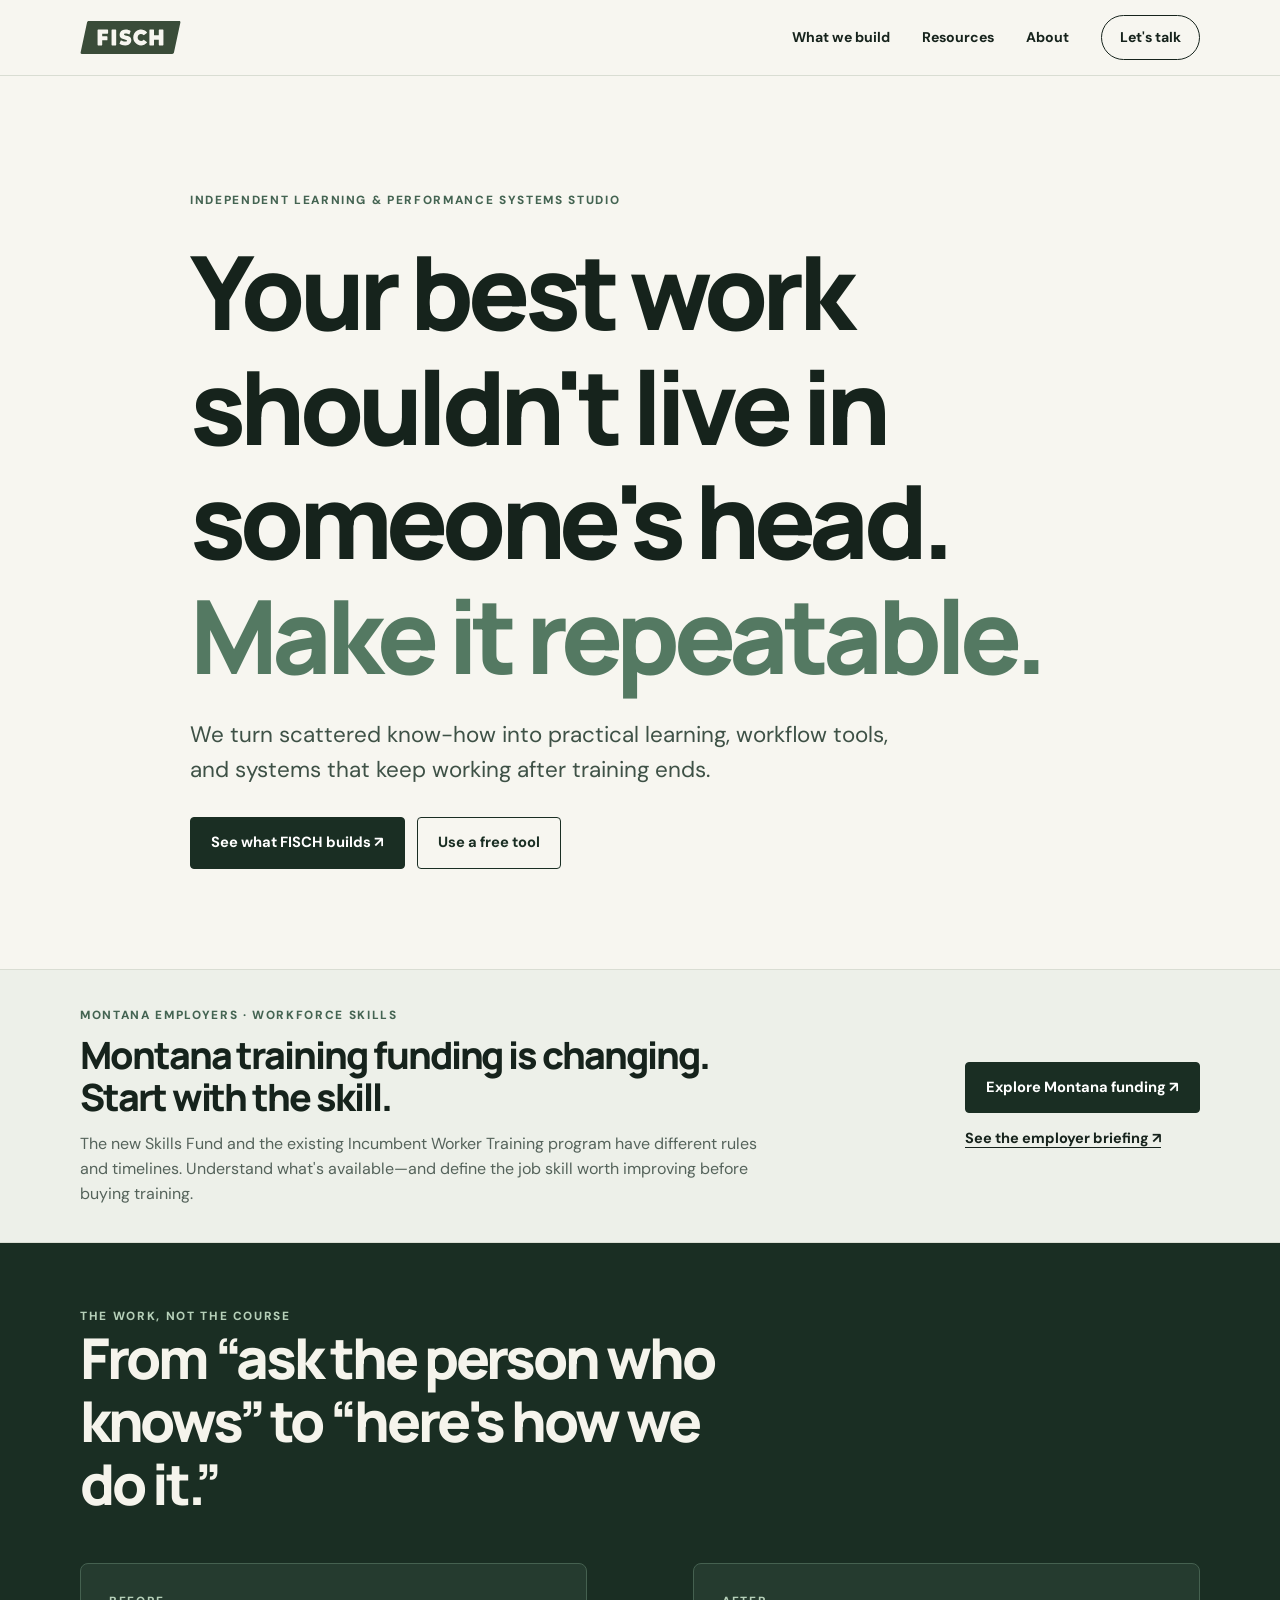
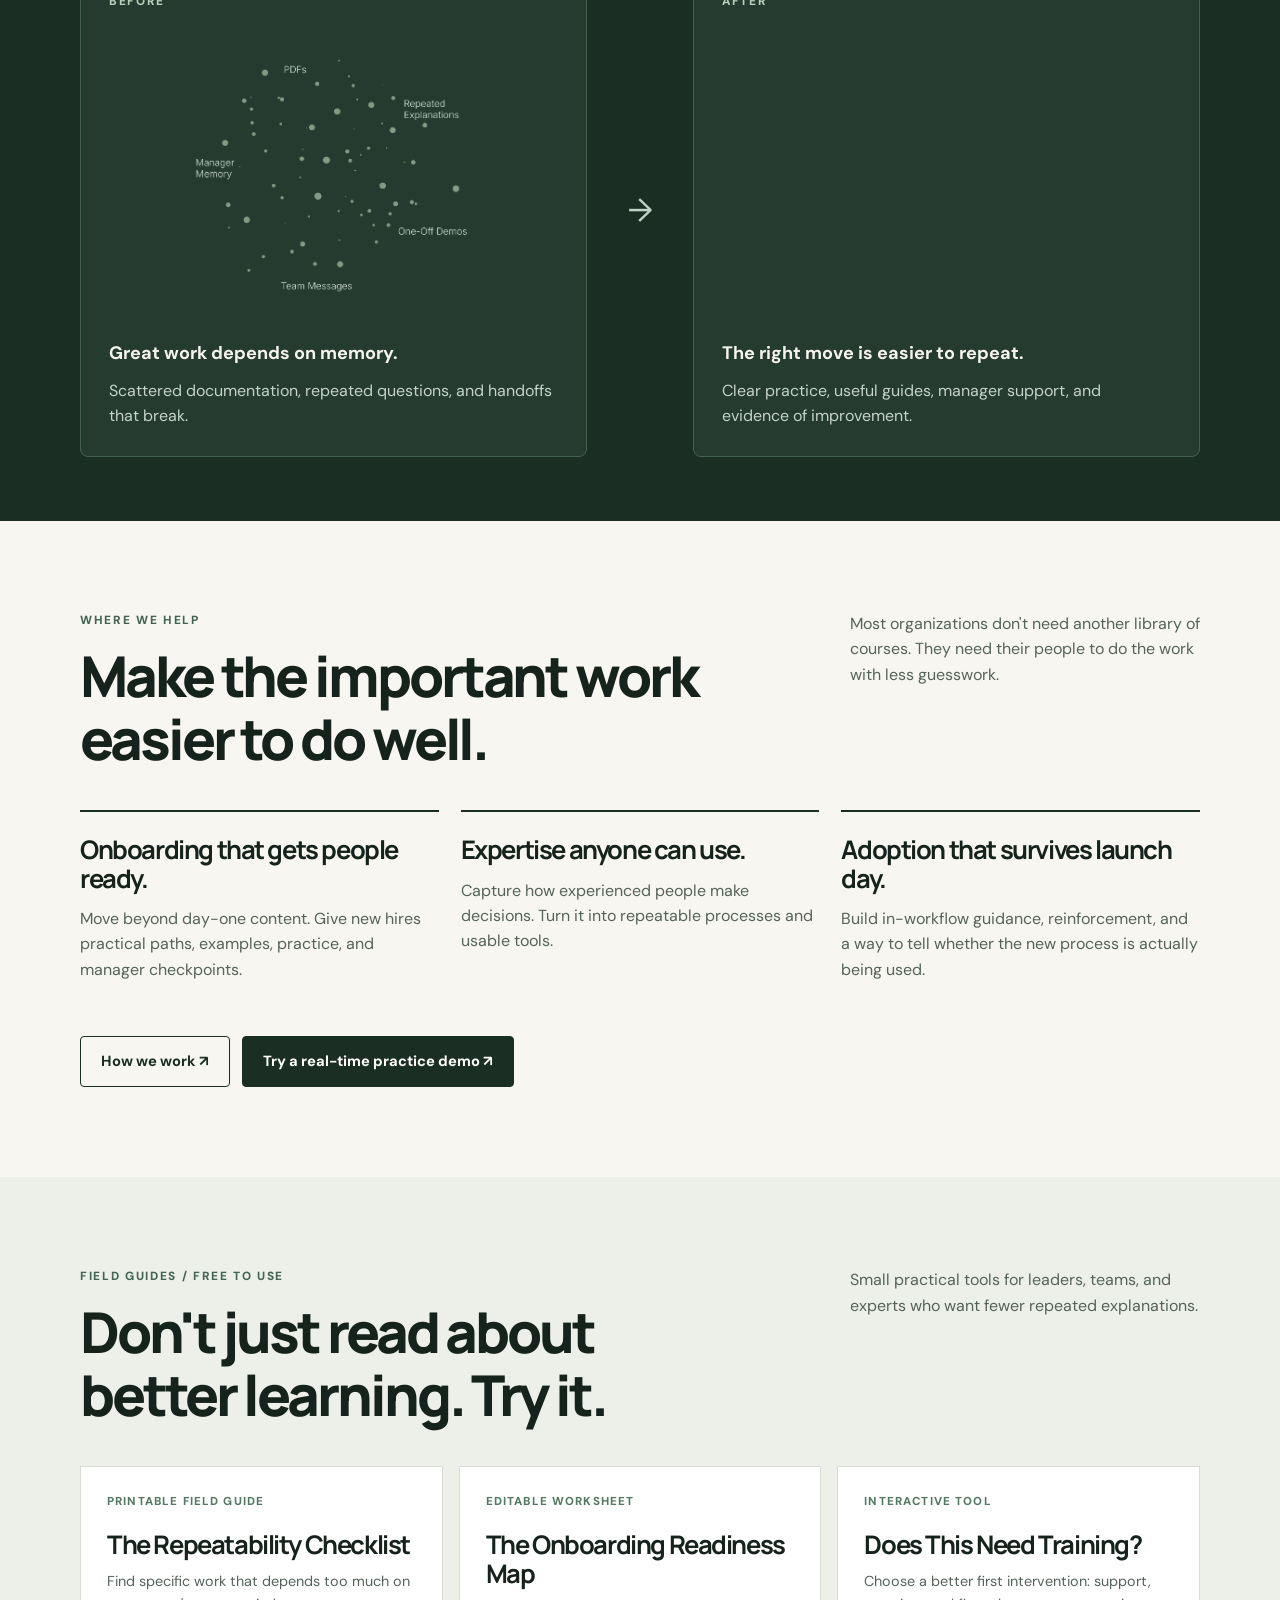
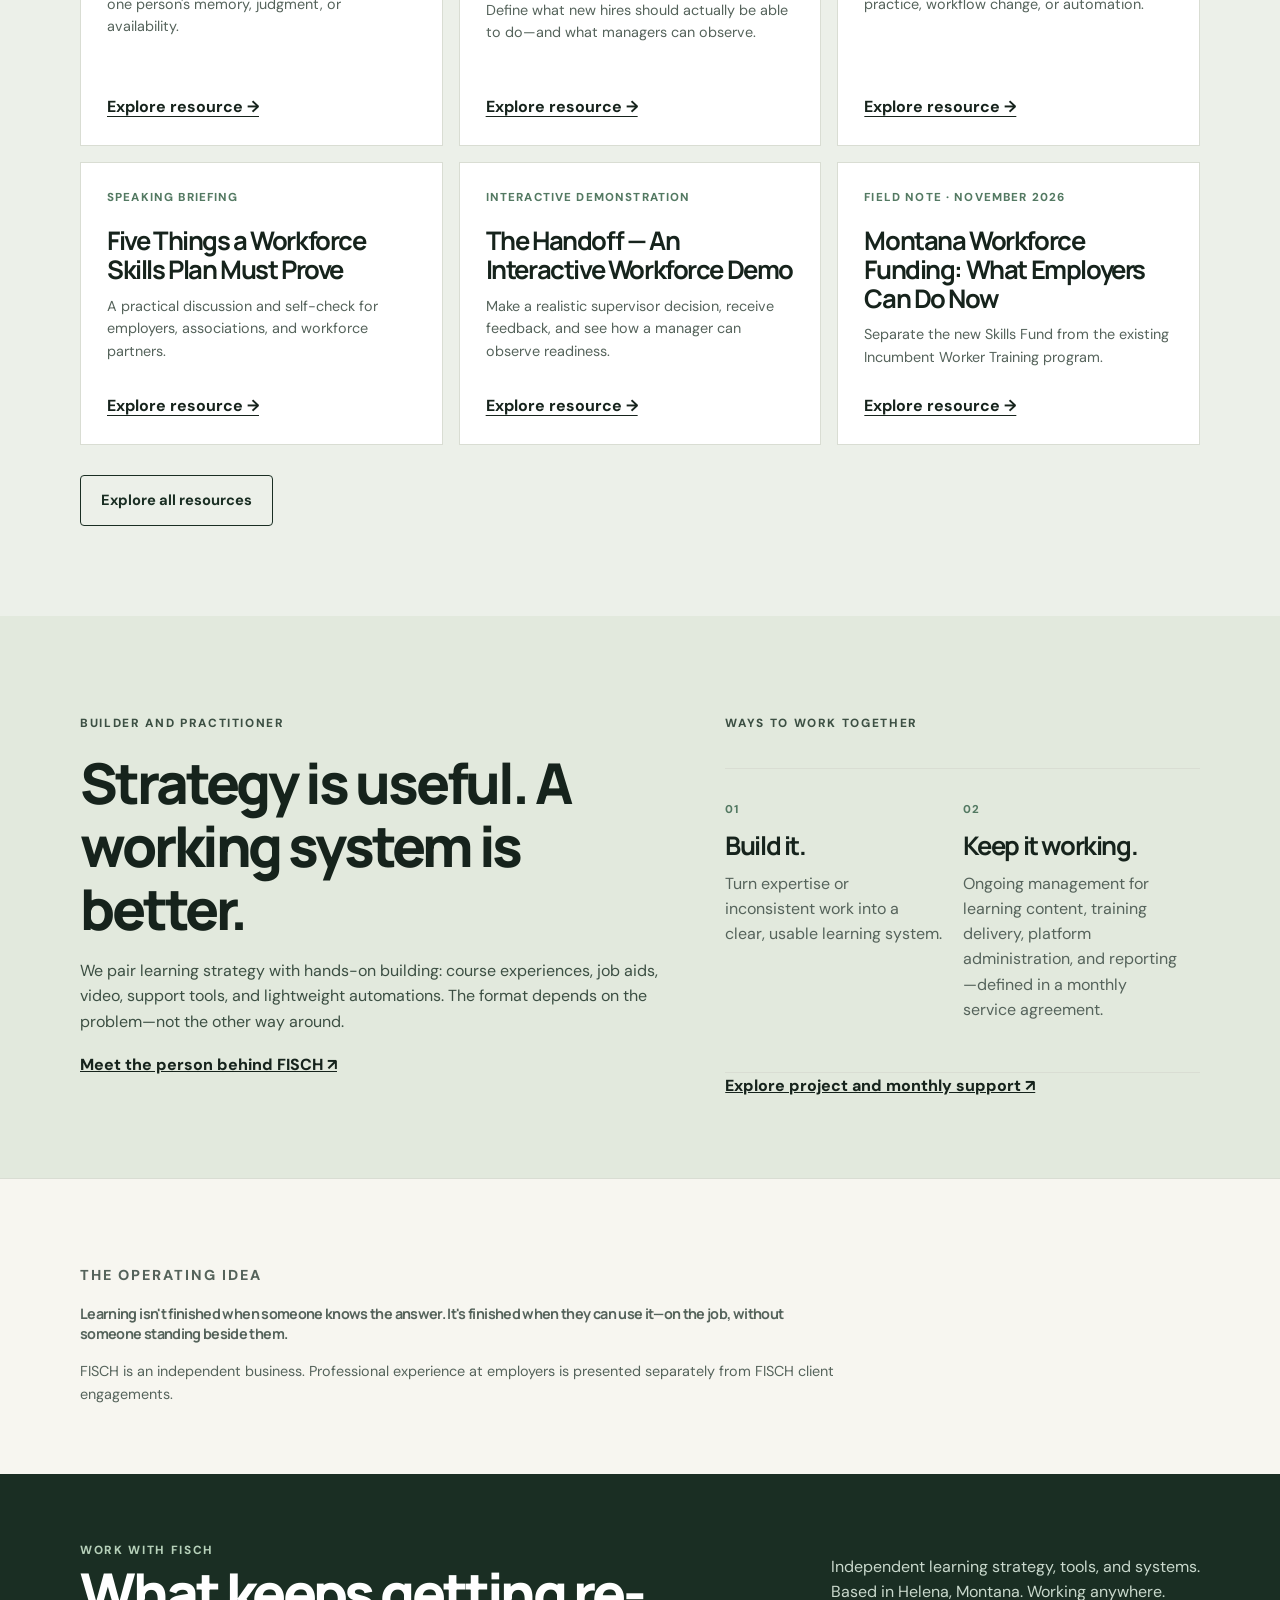
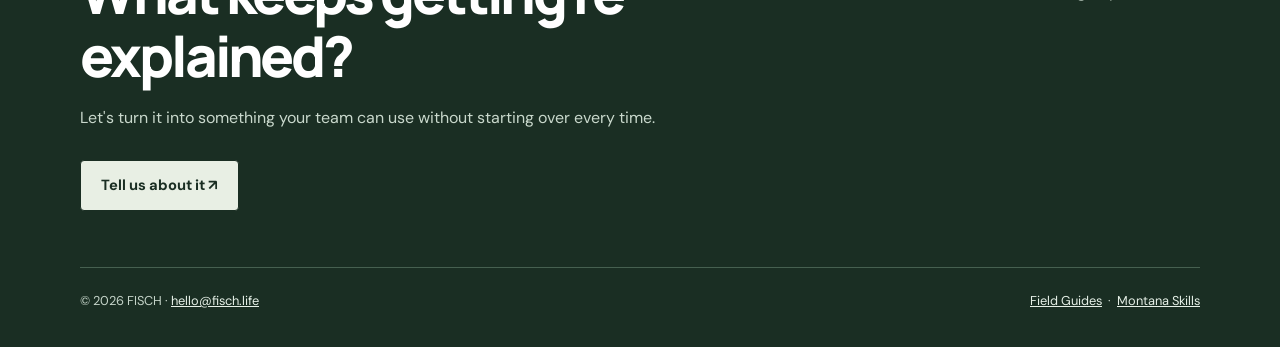
<file: index.html>
<!doctype html><html lang="en"><head><meta charset="utf-8"><meta name="viewport" content="width=device-width, initial-scale=1"><title>Make it repeatable | FISCH</title><meta name="description" content="FISCH turns internal expertise into useful learning, tools, and repeatable workplace systems."><link rel="canonical" href="https://fisch.life/"><meta property="og:type" content="website"><meta property="og:title" content="Make it repeatable | FISCH"><meta property="og:description" content="FISCH turns internal expertise into useful learning, tools, and repeatable workplace systems."><meta property="og:image" content="https://fisch.life/assets/images/og-image.png"><link rel="icon" href="/assets/logos/fisch-logo-green.svg" type="image/svg+xml"><link rel="stylesheet" href="/v2.css"></head><body><header class="site-header"><div class="wrap top"><a class="brand" href="/" aria-label="FISCH home"><img src="/assets/logos/fisch-logo-green.svg" alt="FISCH"></a><button type="button" id="menu-toggle" class="menu-btn" aria-expanded="false" aria-controls="site-nav">Menu</button><nav id="site-nav" class="nav" aria-label="Main"><a href="/work/">What we build</a><a href="/resources/">Resources</a><a href="/about/">About</a><a class="nav-cta" href="mailto:hello@fisch.life?subject=FISCH%20%7C%20New%20project%20inquiry&amp;body=Hi%20Patrick%2C%0A%0AI'd%20like%20to%20discuss%20a%20potential%20FISCH%20project.%0A%0AMy%20organization%2Fteam%3A%0A%0AWhat%20we%20need%20people%20to%20do%20more%20consistently%3A%0A%0AWhat%20keeps%20breaking%20or%20getting%20re-explained%3A%0A%0AWhat%20a%20better%20outcome%20would%20look%20like%3A%0A%0ATimeline%20and%20best%20contact%3A%0A%0ASource%3A%20fisch.life%0A">Let's talk</a></nav></div></header>
<main>
<section class="hero"><div class="wrap intro"><p class="eyebrow">Independent learning &amp; performance systems studio</p><h1>Your best work shouldn't live in someone's head.<br><em>Make it repeatable.</em></h1><p class="lead">We turn scattered know-how into practical learning, workflow tools, and systems that keep working after training ends.</p><div class="actions"><a href="/work/" class="btn" data-fisch-cta="service_explore">See what FISCH builds ↗</a><a href="/resources/" class="btn secondary">Use a free tool</a></div></div></section>
<section class="campaign-feature" aria-labelledby="montana-feature-title"><div class="wrap campaign-feature-inner"><div class="campaign-feature-copy"><p class="eyebrow">Montana employers · Workforce skills</p><h2 id="montana-feature-title">Montana training funding is changing. Start with the skill.</h2><p>The new Skills Fund and the existing Incumbent Worker Training program have different rules and timelines. Understand what's available—and define the job skill worth improving before buying training.</p></div><div class="campaign-feature-actions"><a class="btn" href="/montana-skills/" data-fisch-cta="montana_funding">Explore Montana funding ↗</a><a class="campaign-feature-link" href="/briefings/workforce-skills/" data-fisch-cta="workforce_briefing">See the employer briefing ↗</a></div></div></section>
<section class="transformation"><div class="wrap"><p class="eyebrow">The work, not the course</p><h2>From “ask the person who knows” to “here's how we do it.”</h2><div class="trans-row"><div class="trans-panel"><p class="eyebrow">Before</p><img class="trans-image" src="/assets/images/scattered-knowhow.png" width="640" height="480" alt="Scattered notes, messages, and undocumented know-how" loading="lazy" decoding="async"><strong>Great work depends on memory.</strong><p>Scattered documentation, repeated questions, and handoffs that break.</p></div><div class="trans-arrow" aria-hidden="true">→</div><div class="trans-panel"><p class="eyebrow">After</p><img class="trans-image" src="/assets/images/execution-system.png" width="640" height="427" alt="Organized work supports, onboarding, and consistent processes" loading="lazy" decoding="async"><strong>The right move is easier to repeat.</strong><p>Clear practice, useful guides, manager support, and evidence of improvement.</p></div></div></div></section>
<section class="section"><div class="wrap"><div class="section-head"><div><p class="eyebrow">Where we help</p><h2>Make the important work easier to do well.</h2></div><p class="section-note">Most organizations don't need another library of courses. They need their people to do the work with less guesswork.</p></div><div class="problem-grid"><div class="problem"><h3>Onboarding that gets people ready.</h3><p>Move beyond day-one content. Give new hires practical paths, examples, practice, and manager checkpoints.</p></div><div class="problem"><h3>Expertise anyone can use.</h3><p>Capture how experienced people make decisions. Turn it into repeatable processes and usable tools.</p></div><div class="problem"><h3>Adoption that survives launch day.</h3><p>Build in-workflow guidance, reinforcement, and a way to tell whether the new process is actually being used.</p></div></div><div class="actions"><a href="/work/" class="btn secondary">How we work ↗</a><a href="/demos/field-handoff/" class="btn">Try a real-time practice demo ↗</a></div></div></section>
<section class="section" style="background:#ecf0e9"><div class="wrap"><div class="section-head"><div><p class="eyebrow">Field Guides / Free to use</p><h2>Don't just read about better learning. Try it.</h2></div><p class="section-note">Small practical tools for leaders, teams, and experts who want fewer repeated explanations.</p></div><div class="resource-list" id="resource-list"><article><span class="tag">Printable guide</span><h3>The Repeatability Checklist</h3><p>Find where critical know-how lives in people's heads.</p><a href="/resources/repeatability-checklist/">Open the guide ↗</a></article><article><span class="tag">Worksheet</span><h3>The Onboarding Readiness Map</h3><p>Define the actual skills a new hire should show.</p><a href="/resources/onboarding-readiness/">Use the worksheet ↗</a></article><article><span class="tag">Interactive tool</span><h3>Does This Need Training?</h3><p>Find a simpler first move for the problem.</p><a href="/resources/decision-tool/">Try the tool ↗</a></article></div><div class="actions"><a href="/resources/" class="btn secondary">Explore all resources</a></div></div></section>
<section class="band"><div class="wrap band-inner"><div><p class="eyebrow">Builder and practitioner</p><h2>Strategy is useful. A working system is better.</h2><p>We pair learning strategy with hands-on building: course experiences, job aids, video, support tools, and lightweight automations. The format depends on the problem—not the other way around.</p><a href="/about/">Meet the person behind FISCH ↗</a></div><div><p class="eyebrow">Ways to work together</p><div class="services"><div class="service"><span class="num">01</span><h3>Build it.</h3><p>Turn expertise or inconsistent work into a clear, usable learning system.</p></div><div class="service"><span class="num">02</span><h3>Keep it working.</h3><p>Ongoing management for learning content, training delivery, platform administration, and reporting—defined in a monthly service agreement.</p></div></div><a href="/work/" data-fisch-cta="monthly_services">Explore project and monthly support ↗</a></div></div></section>
<section class="proof"><div class="wrap"><p class="eyebrow">The operating idea</p><p class="quote">Learning isn't finished when someone knows the answer. It's finished when they can use it—on the job, without someone standing beside them.</p><p>FISCH is an independent business. Professional experience at employers is presented separately from FISCH client engagements.</p></div></section>
</main><footer class="footer"><div class="wrap"><div class="footer-main"><div><span class="eyebrow" style="color:#b6d0b9">Work with FISCH</span><h2>What keeps getting re-explained?</h2><p>Let's turn it into something your team can use without starting over every time.</p><div class="actions"><a class="btn" style="background:#e8efe4;color:#1a2e23" href="mailto:hello@fisch.life?subject=FISCH%20%7C%20New%20project%20inquiry&amp;body=Hi%20Patrick%2C%0A%0AI'd%20like%20to%20discuss%20a%20potential%20FISCH%20project.%0A%0AMy%20organization%2Fteam%3A%0A%0AWhat%20we%20need%20people%20to%20do%20more%20consistently%3A%0A%0AWhat%20keeps%20breaking%20or%20getting%20re-explained%3A%0A%0AWhat%20a%20better%20outcome%20would%20look%20like%3A%0A%0ATimeline%20and%20best%20contact%3A%0A%0ASource%3A%20fisch.life%0A">Tell us about it ↗</a></div></div><p>Independent learning strategy, tools, and systems.<br>Based in Helena, Montana. Working anywhere.</p></div><div class="footer-bottom"><span>© 2026 FISCH · <a href="mailto:hello@fisch.life">hello@fisch.life</a></span><span><a href="/resources/">Field Guides</a> &nbsp;·&nbsp; <a href="/montana-skills/">Montana Skills</a></span></div></div></footer><script src="/site-v2.js" defer></script></body></html>
</file>
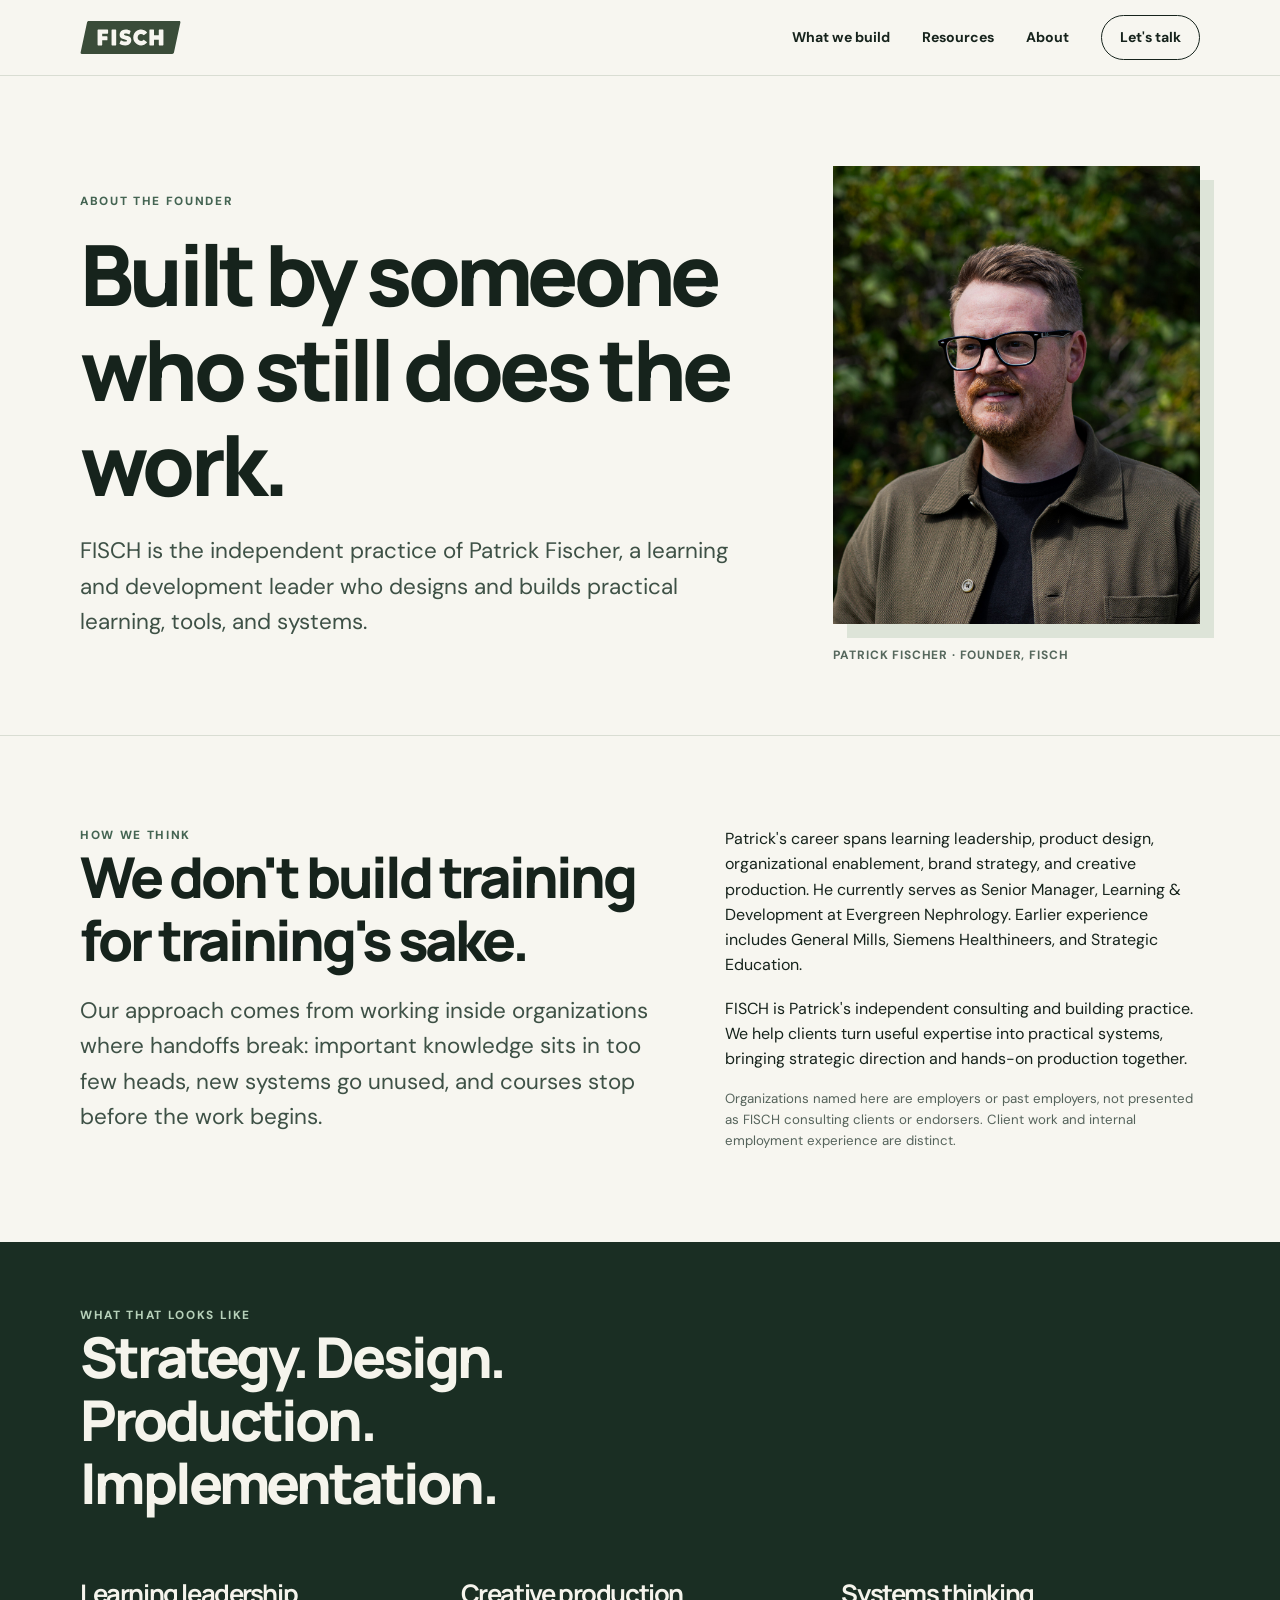
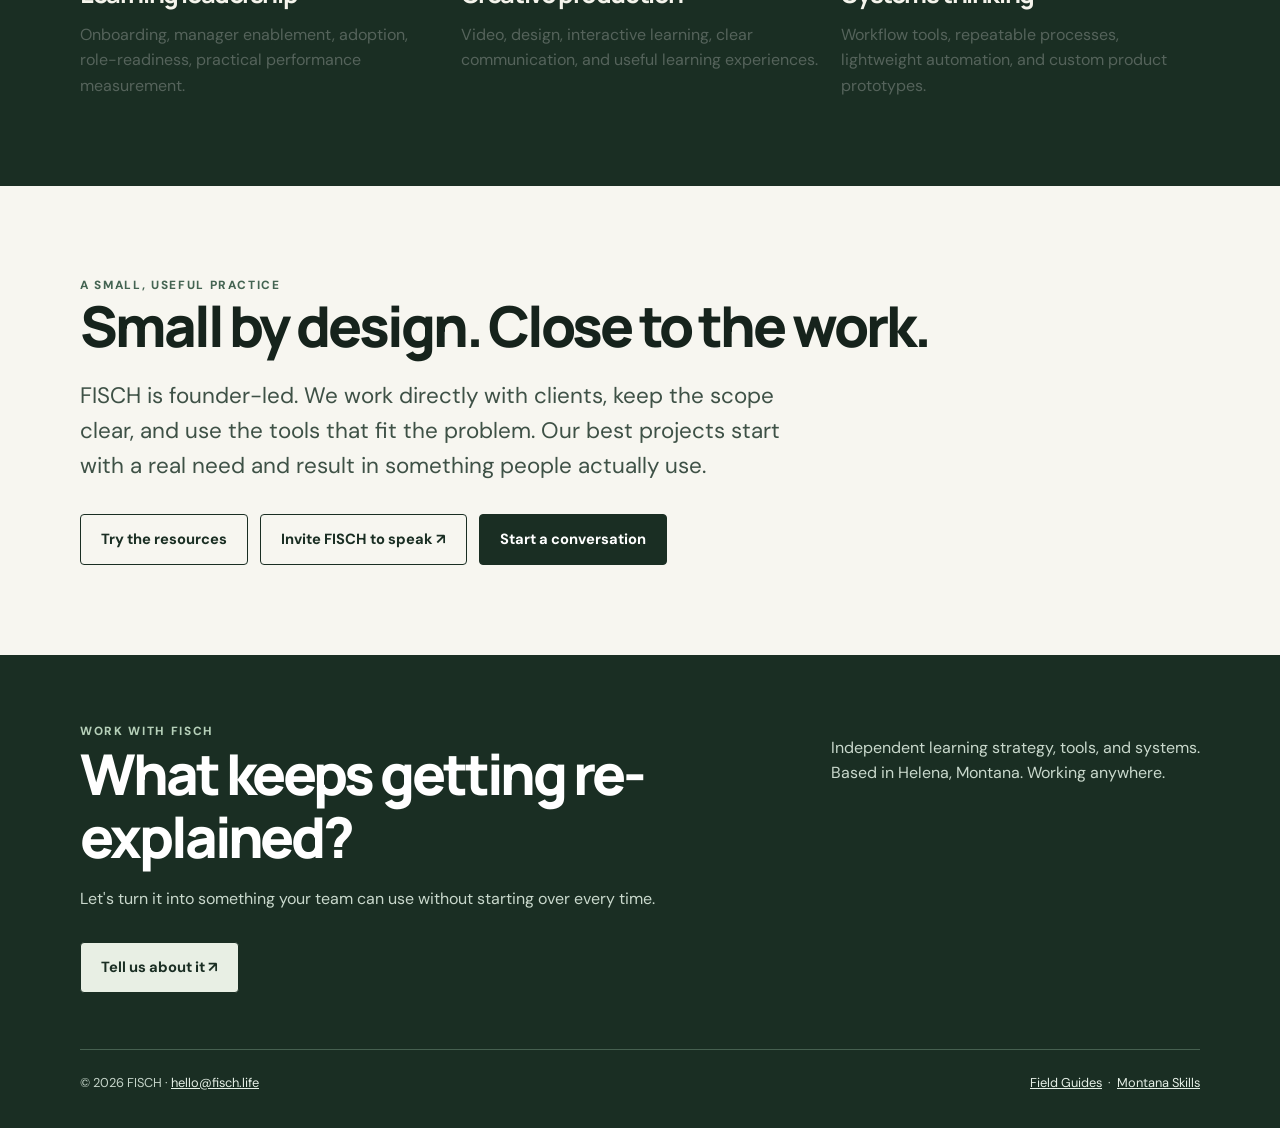
<file: about/index.html>
<!doctype html><html lang="en"><head><meta charset="utf-8"><meta name="viewport" content="width=device-width, initial-scale=1"><title>About Patrick Fischer | FISCH</title><meta name="description" content="FISCH is built by Patrick Fischer, a working L&D leader, strategist and creative systems builder based in Helena, Montana."><link rel="canonical" href="https://fisch.life/about/"><meta property="og:type" content="website"><meta property="og:title" content="About Patrick Fischer | FISCH"><meta property="og:description" content="FISCH is built by Patrick Fischer, a working L&D leader, strategist and creative systems builder based in Helena, Montana."><meta property="og:image" content="https://fisch.life/assets/images/og-image.png"><link rel="icon" href="/assets/logos/fisch-logo-green.svg" type="image/svg+xml"><link rel="stylesheet" href="/v2.css"></head><body><header class="site-header"><div class="wrap top"><a class="brand" href="/" aria-label="FISCH home"><img src="/assets/logos/fisch-logo-green.svg" alt="FISCH"></a><button type="button" id="menu-toggle" class="menu-btn" aria-expanded="false" aria-controls="site-nav">Menu</button><nav id="site-nav" class="nav" aria-label="Main"><a href="/work/">What we build</a><a href="/resources/">Resources</a><a href="/about/">About</a><a class="nav-cta" href="mailto:hello@fisch.life?subject=FISCH%20%7C%20New%20project%20inquiry&amp;body=Hi%20Patrick%2C%0A%0AI'd%20like%20to%20discuss%20a%20potential%20FISCH%20project.%0A%0AMy%20organization%2Fteam%3A%0A%0AWhat%20we%20need%20people%20to%20do%20more%20consistently%3A%0A%0AWhat%20keeps%20breaking%20or%20getting%20re-explained%3A%0A%0AWhat%20a%20better%20outcome%20would%20look%20like%3A%0A%0ATimeline%20and%20best%20contact%3A%0A%0ASource%3A%20fisch.life%0A">Let's talk</a></nav></div></header>
<main><section class="page-hero"><div class="wrap about-hero-grid"><div><p class="eyebrow">About the founder</p><h1>Built by someone who still does the work.</h1><p class="lead">FISCH is the independent practice of Patrick Fischer, a learning and development leader who designs and builds practical learning, tools, and systems.</p></div><figure class="founder-portrait"><div class="portrait-surface"><div class="portrait-fallback" aria-hidden="true"><span class="mark">F.</span><span class="micro">Learning leader. Creative builder.</span></div><img class="portrait-image" src="/assets/images/patrick-fischer-portrait.jpg" alt="Patrick Fischer, founder of FISCH" width="800" height="1000" loading="eager" decoding="async" onload="this.parentElement.classList.add('has-photo')" onerror="this.remove()"></div><figcaption>Patrick Fischer · Founder, FISCH</figcaption></figure></div></section><hr class="rule"><section class="section"><div class="wrap"><div class="band-inner"><div><p class="eyebrow">How we think</p><h2>We don't build training for training's sake.</h2><p class="lead" style="margin-top:22px">Our approach comes from working inside organizations where handoffs break: important knowledge sits in too few heads, new systems go unused, and courses stop before the work begins.</p></div><div><p>Patrick's career spans learning leadership, product design, organizational enablement, brand strategy, and creative production. He currently serves as Senior Manager, Learning &amp; Development at Evergreen Nephrology. Earlier experience includes General Mills, Siemens Healthineers, and Strategic Education.</p><p style="margin-top:18px">FISCH is Patrick's independent consulting and building practice. We help clients turn useful expertise into practical systems, bringing strategic direction and hands-on production together.</p><p style="margin-top:18px" class="micro">Organizations named here are employers or past employers, not presented as FISCH consulting clients or endorsers. Client work and internal employment experience are distinct.</p></div></div></div></section><section class="transformation"><div class="wrap"><p class="eyebrow">What that looks like</p><h2>Strategy. Design. Production. Implementation.</h2><div class="problem-grid" style="margin-top:40px"><div class="problem"><h3>Learning leadership</h3><p>Onboarding, manager enablement, adoption, role-readiness, practical performance measurement.</p></div><div class="problem"><h3>Creative production</h3><p>Video, design, interactive learning, clear communication, and useful learning experiences.</p></div><div class="problem"><h3>Systems thinking</h3><p>Workflow tools, repeatable processes, lightweight automation, and custom product prototypes.</p></div></div></div></section><section class="section"><div class="wrap"><p class="eyebrow">A small, useful practice</p><h2>Small by design. Close to the work.</h2><p class="lead" style="margin-top:20px">FISCH is founder-led. We work directly with clients, keep the scope clear, and use the tools that fit the problem. Our best projects start with a real need and result in something people actually use.</p><div class="actions"><a href="/resources/" class="btn secondary">Try the resources</a><a href="/briefings/workforce-skills/" class="btn secondary">Invite FISCH to speak ↗</a><a href="mailto:hello@fisch.life?subject=FISCH%20%7C%20New%20project%20inquiry&amp;body=Hi%20Patrick%2C%0A%0AI'd%20like%20to%20discuss%20a%20potential%20FISCH%20project.%0A%0AMy%20organization%2Fteam%3A%0A%0AWhat%20we%20need%20people%20to%20do%20more%20consistently%3A%0A%0AWhat%20keeps%20breaking%20or%20getting%20re-explained%3A%0A%0AWhat%20a%20better%20outcome%20would%20look%20like%3A%0A%0ATimeline%20and%20best%20contact%3A%0A%0ASource%3A%20fisch.life%0A" class="btn">Start a conversation</a></div></div></section></main><footer class="footer"><div class="wrap"><div class="footer-main"><div><span class="eyebrow" style="color:#b6d0b9">Work with FISCH</span><h2>What keeps getting re-explained?</h2><p>Let's turn it into something your team can use without starting over every time.</p><div class="actions"><a class="btn" style="background:#e8efe4;color:#1a2e23" href="mailto:hello@fisch.life?subject=FISCH%20%7C%20New%20project%20inquiry&amp;body=Hi%20Patrick%2C%0A%0AI'd%20like%20to%20discuss%20a%20potential%20FISCH%20project.%0A%0AMy%20organization%2Fteam%3A%0A%0AWhat%20we%20need%20people%20to%20do%20more%20consistently%3A%0A%0AWhat%20keeps%20breaking%20or%20getting%20re-explained%3A%0A%0AWhat%20a%20better%20outcome%20would%20look%20like%3A%0A%0ATimeline%20and%20best%20contact%3A%0A%0ASource%3A%20fisch.life%0A">Tell us about it ↗</a></div></div><p>Independent learning strategy, tools, and systems.<br>Based in Helena, Montana. Working anywhere.</p></div><div class="footer-bottom"><span>© 2026 FISCH · <a href="mailto:hello@fisch.life">hello@fisch.life</a></span><span><a href="/resources/">Field Guides</a> &nbsp;·&nbsp; <a href="/montana-skills/">Montana Skills</a></span></div></div></footer><script src="/site-v2.js" defer></script></body></html>
</file>
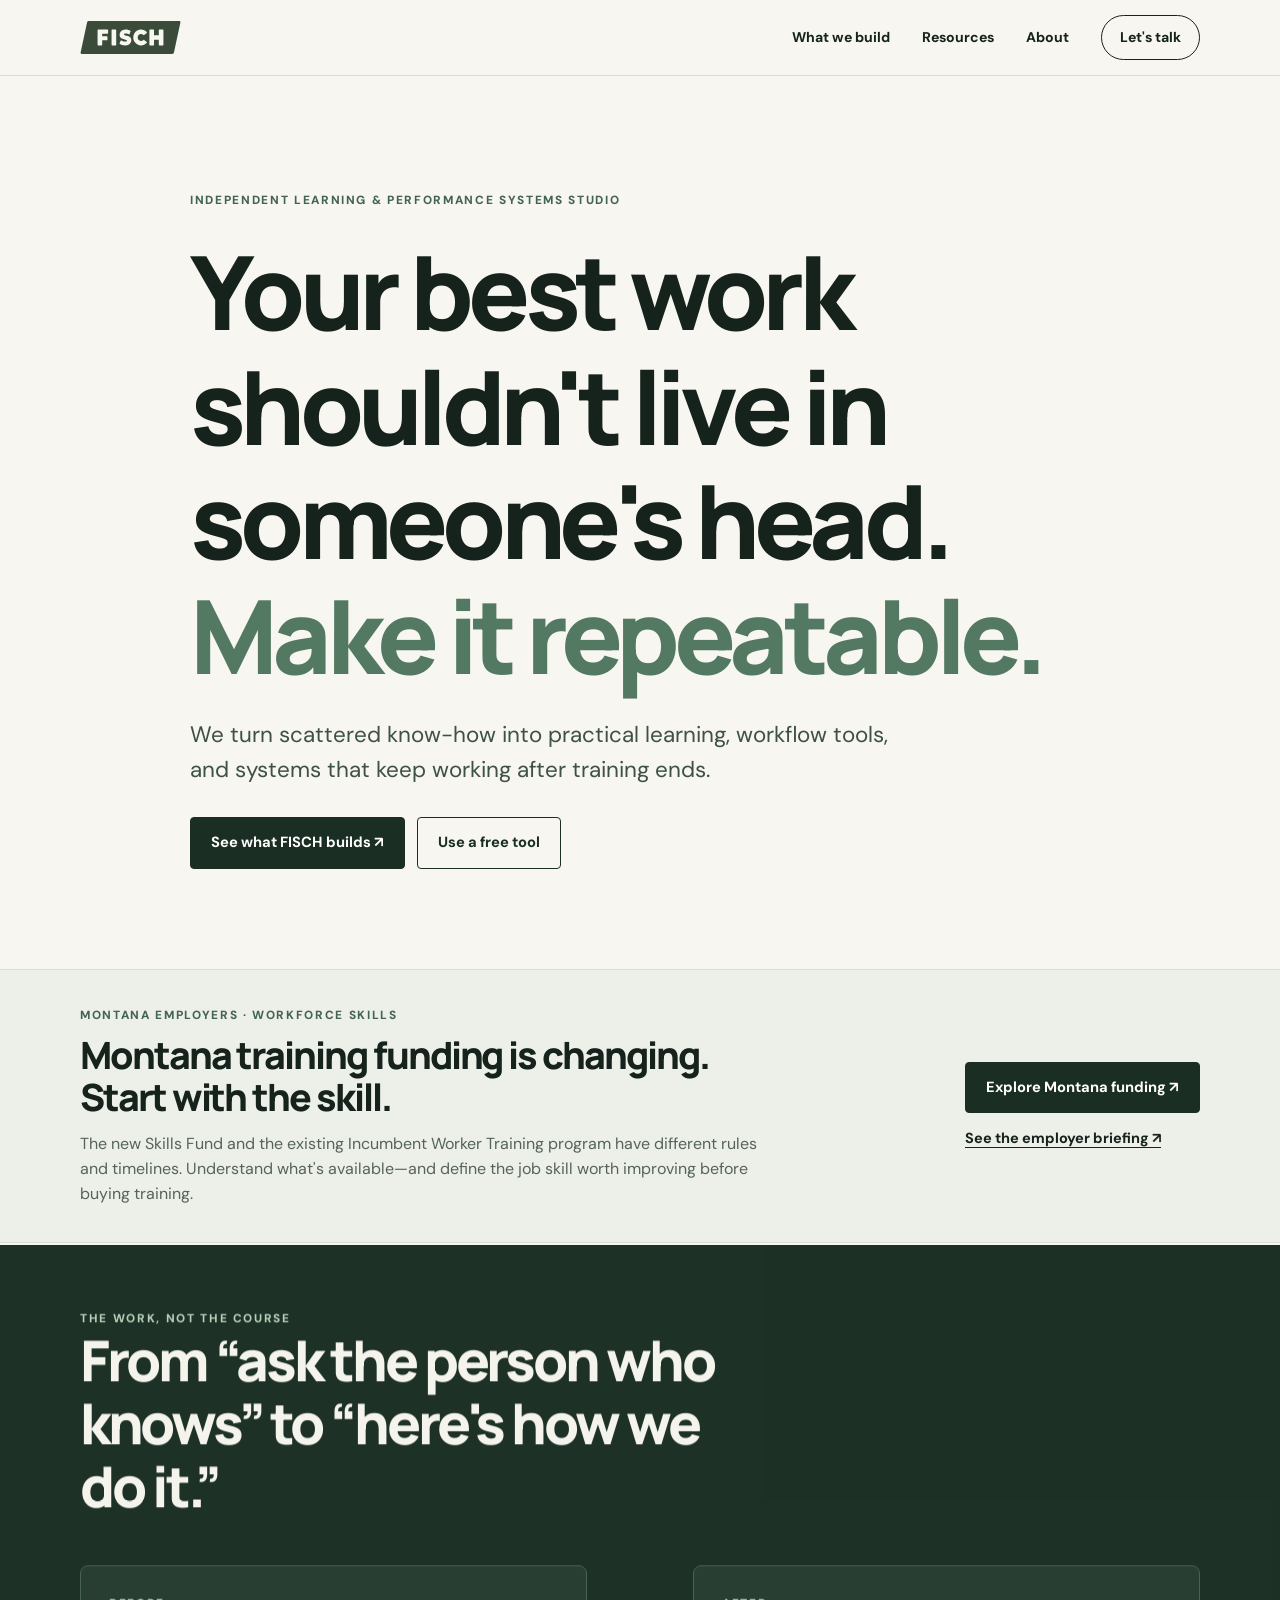
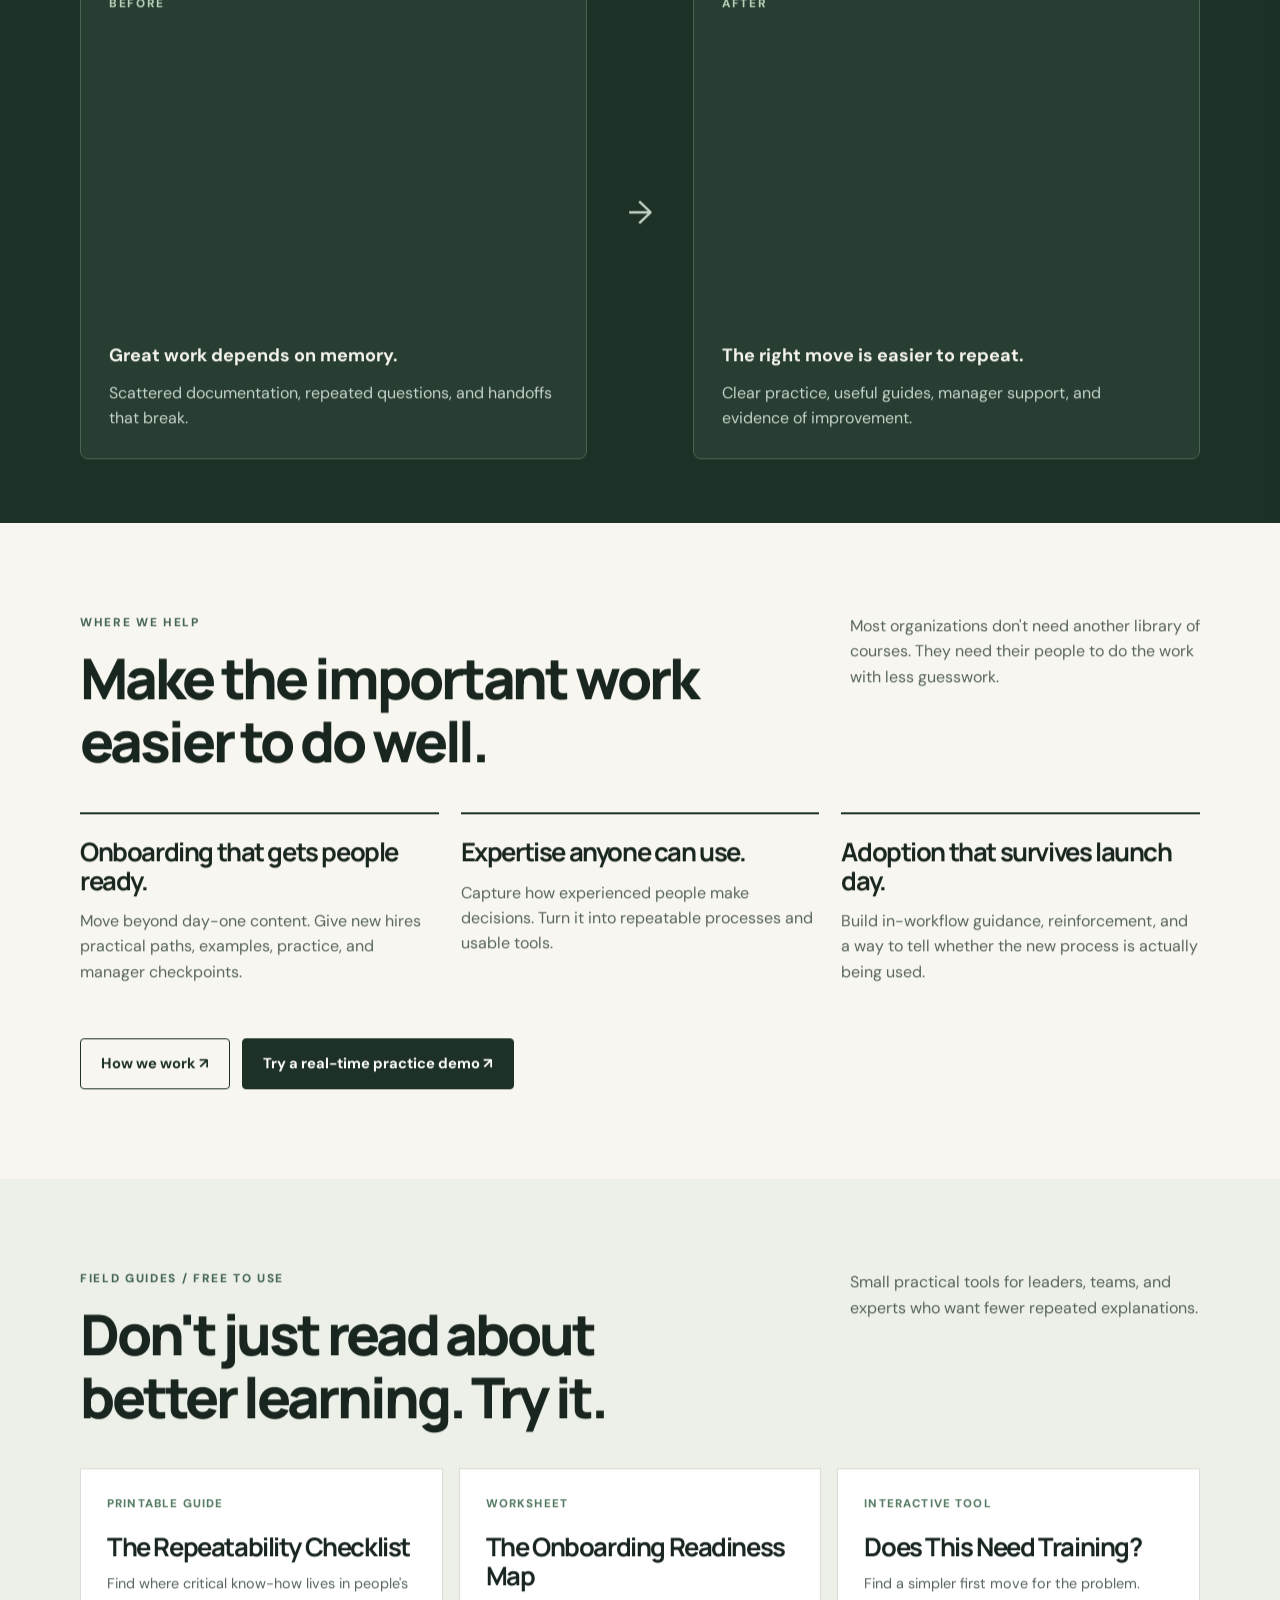
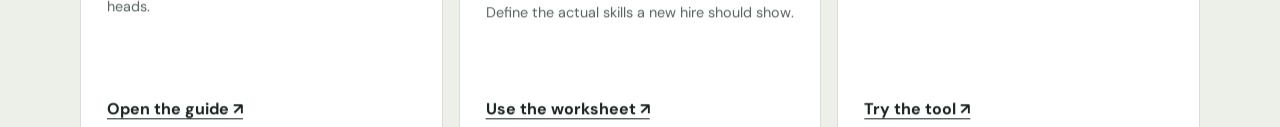
<file: contact/index.html>
<!DOCTYPE html>
<html lang="en">
<head>
  <meta charset="UTF-8" />
  <meta http-equiv="refresh" content="0; url=/#contact" />
  <link rel="canonical" href="https://fisch.life/" />
  <meta name="robots" content="noindex, nofollow" />
  <title>FISCH — Contact</title>
</head>
<body>
  <p>Redirecting to <a href="/#contact">fisch.life</a>&hellip;</p>
</body>
</html>
</file>
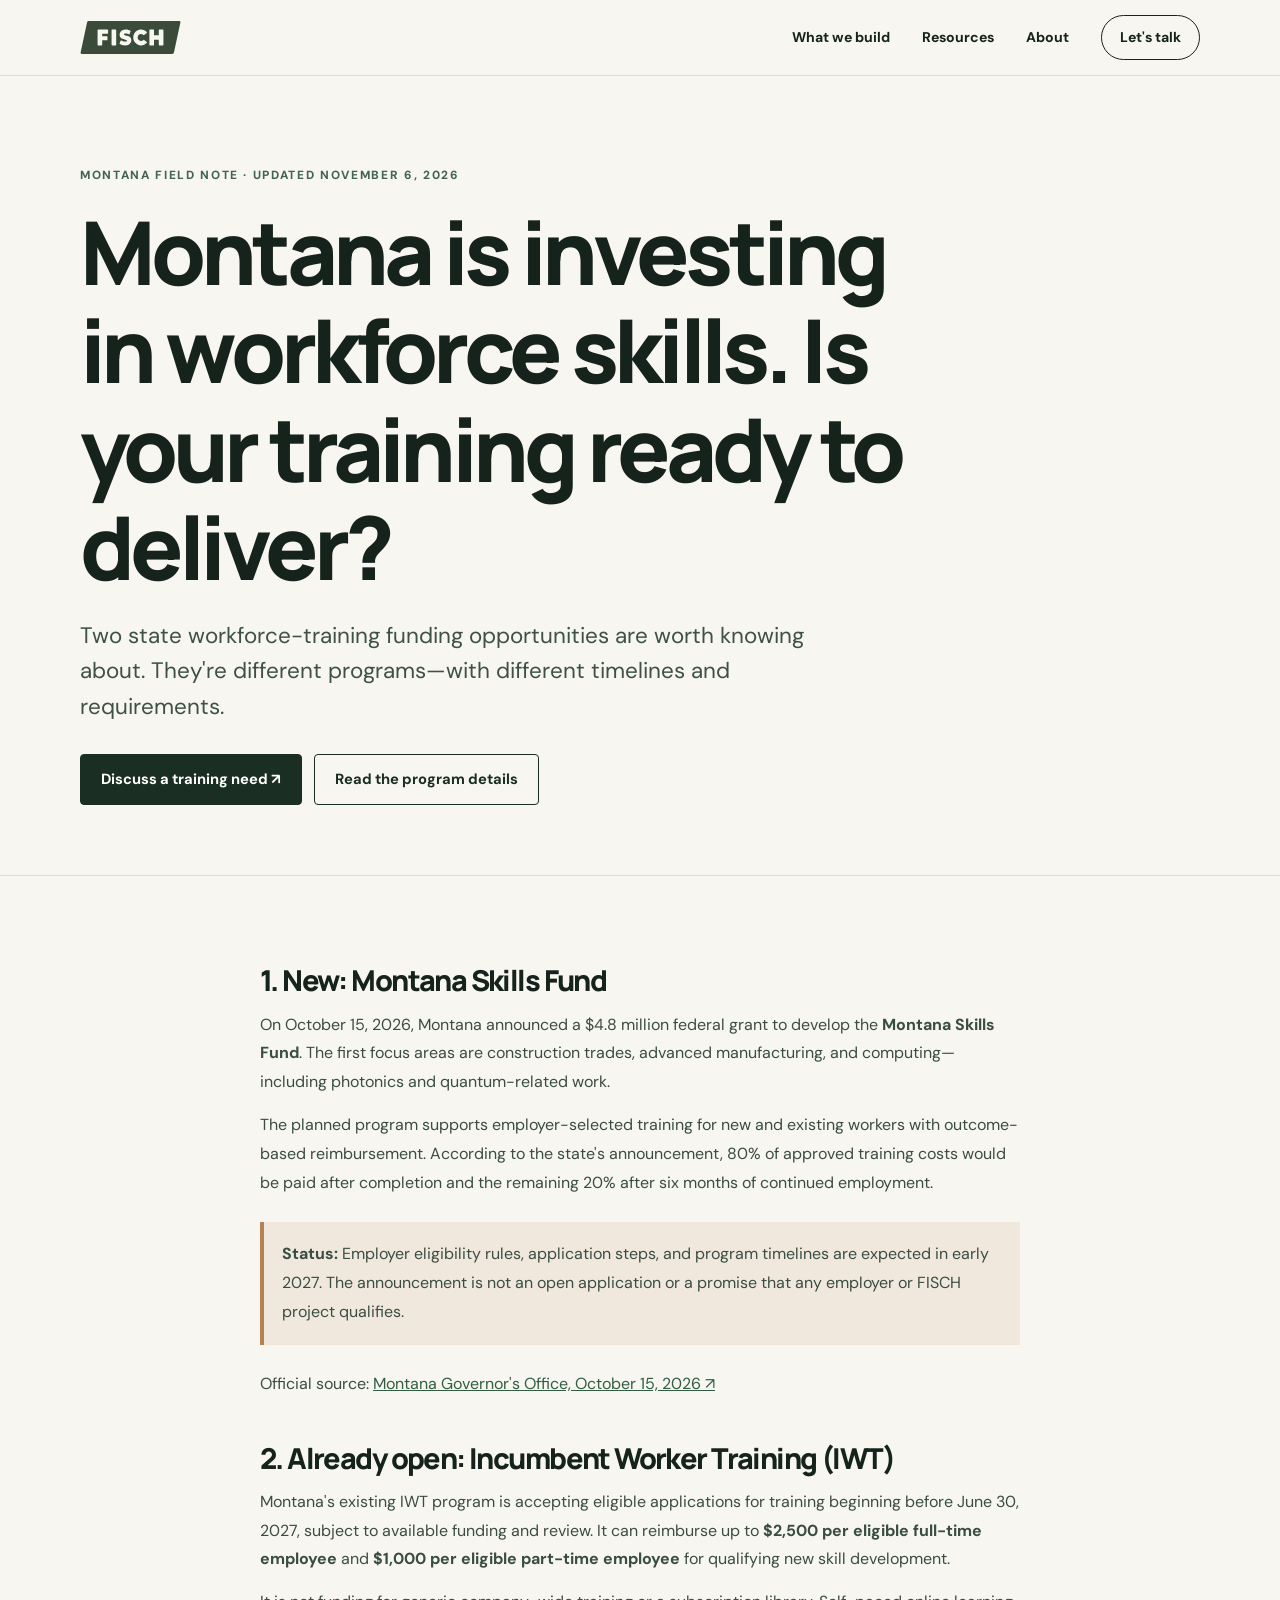
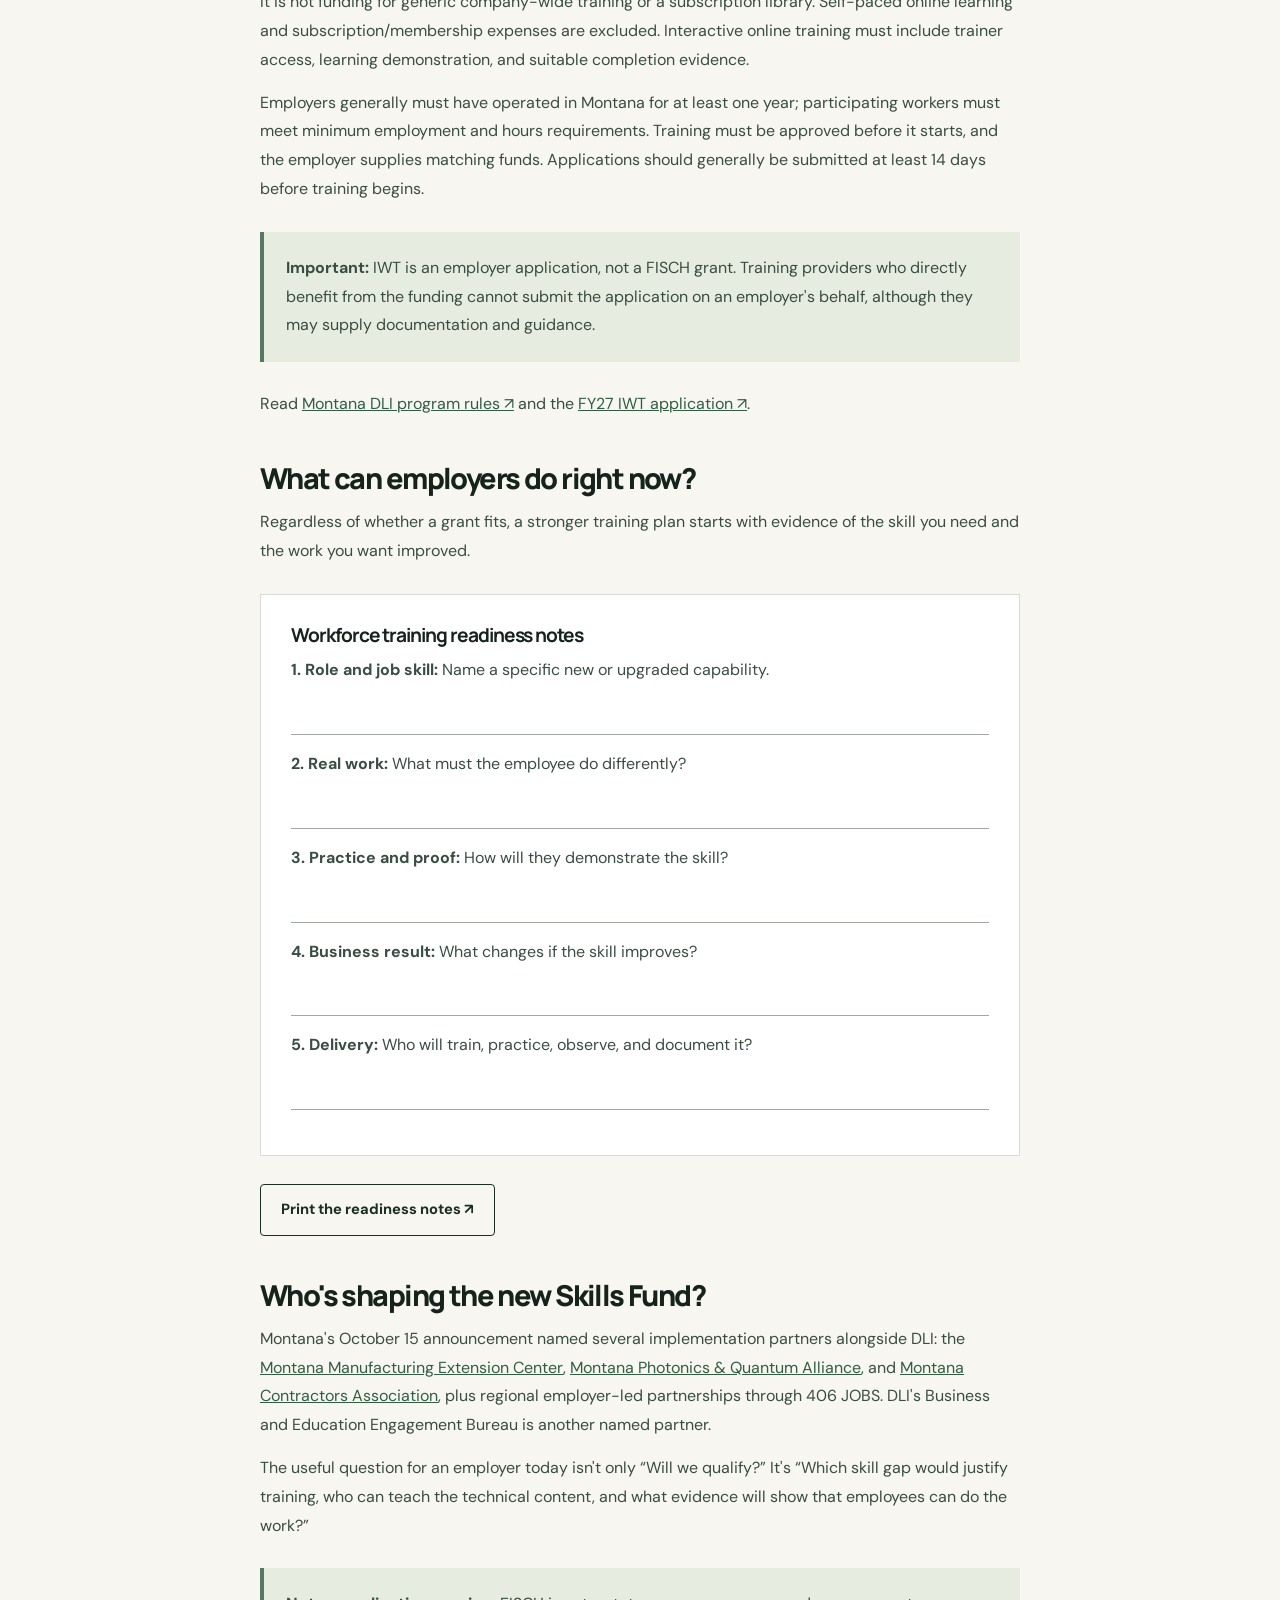
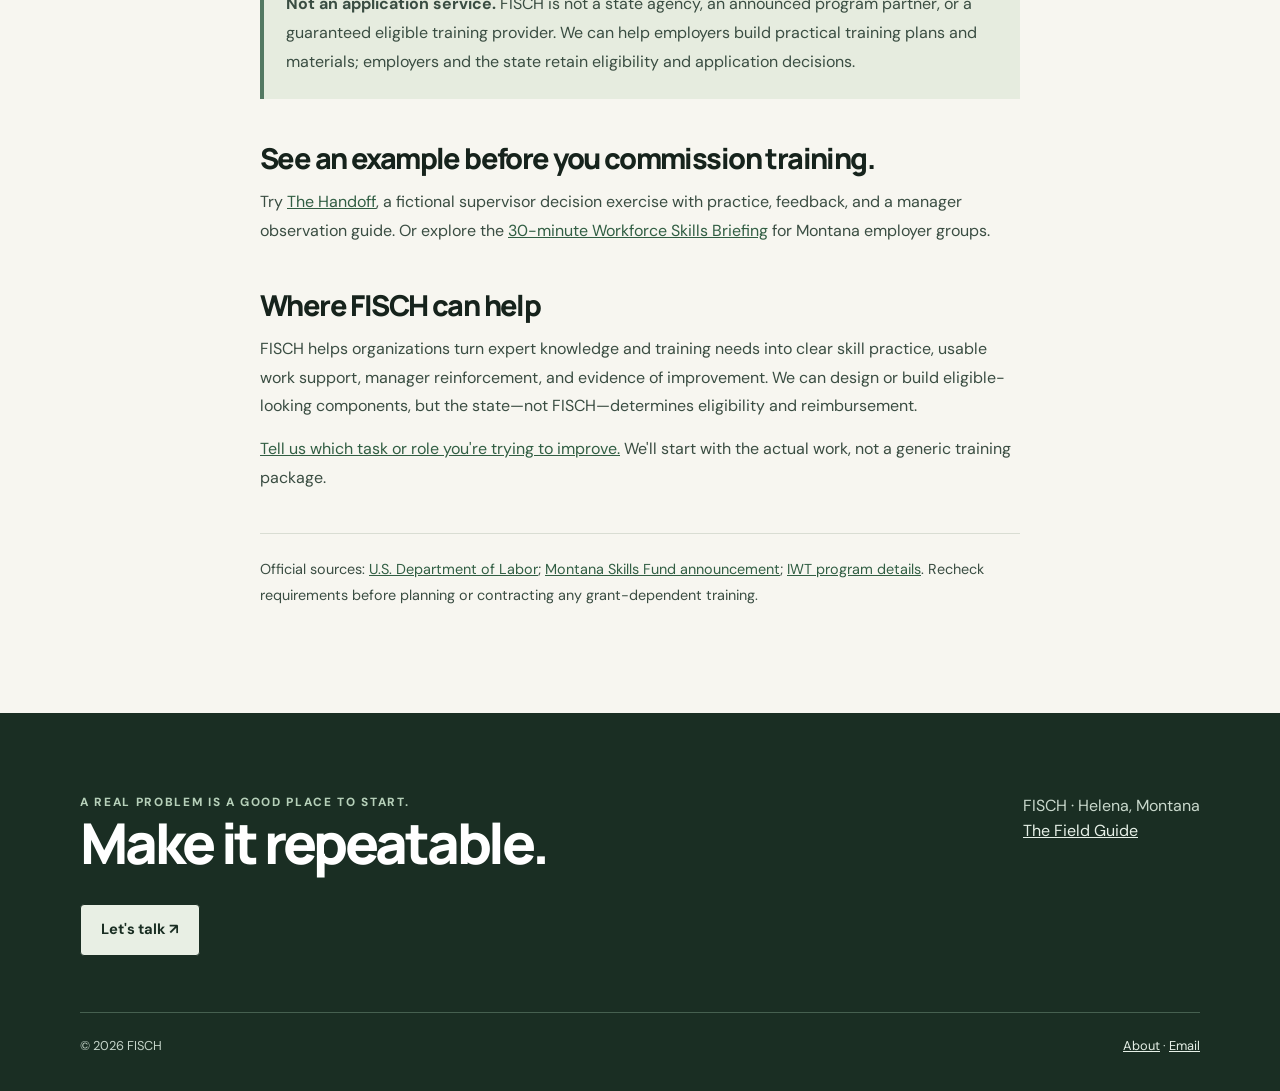
<file: montana-skills/index.html>
<!doctype html><html lang="en"><head><meta charset="utf-8"><meta name="viewport" content="width=device-width, initial-scale=1"><title>Montana Workforce Training Funding | FISCH</title><meta name="description" content="Montana's new Skills Fund and existing Incumbent Worker Training grants: what employers can prepare now."><meta property="og:type" content="article"><meta property="og:url" content="https://fisch.life/montana-skills/"><meta property="og:title" content="Montana Workforce Training Funding: What Employers Can Prepare Now | FISCH"><meta property="og:description" content="Understand Montana’s new Skills Fund, the existing IWT program, and five practical steps employers can take to prepare."><meta property="og:image" content="https://fisch.life/assets/images/og-image.png"><meta name="twitter:card" content="summary_large_image"><link rel="canonical" href="https://fisch.life/montana-skills/"><link rel="icon" href="/assets/logos/fisch-logo-green.svg" type="image/svg+xml"><link rel="stylesheet" href="/v2.css"></head><body><header class="site-header"><div class="wrap top"><a class="brand" href="/" aria-label="FISCH home"><img src="/assets/logos/fisch-logo-green.svg" alt="FISCH"></a><button id="menu-toggle" class="menu-btn" type="button" aria-expanded="false" aria-controls="site-nav">Menu</button><nav id="site-nav" class="nav" aria-label="Main"><a href="/work/">What we build</a><a href="/resources/">Resources</a><a href="/about/">About</a><a class="nav-cta" href="mailto:hello@fisch.life?subject=FISCH%20%7C%20New%20project%20inquiry&amp;body=Hi%20Patrick%2C%0A%0AI'd%20like%20to%20discuss%20a%20potential%20FISCH%20project.%0A%0AMy%20organization%2Fteam%3A%0A%0AWhat%20we%20need%20people%20to%20do%20more%20consistently%3A%0A%0AWhat%20keeps%20breaking%20or%20getting%20re-explained%3A%0A%0AWhat%20a%20better%20outcome%20would%20look%20like%3A%0A%0ATimeline%20and%20best%20contact%3A%0A%0ASource%3A%20fisch.life%0A">Let's talk</a></nav></div></header>
<main><section class="page-hero"><div class="wrap"><p class="eyebrow">Montana field note · Updated November 6, 2026</p><h1>Montana is investing in workforce skills. Is your training ready to deliver?</h1><p class="lead">Two state workforce-training funding opportunities are worth knowing about. They're different programs—with different timelines and requirements.</p><div class="actions"><a class="btn" href="mailto:hello@fisch.life?subject=FISCH%20%7C%20Montana%20workforce%20skills%20inquiry&amp;body=Hi%20Patrick%2C%0A%0AI%20read%20the%20Montana%20workforce%20funding%20overview%20and%20would%20like%20to%20compare%20notes%20about%20a%20training%20or%20skills-development%20need.%0A%0ACompany%20and%20Montana%20location%3A%0A%0AIndustry%20%2F%20approximate%20team%20size%3A%0A%0AThe%20job%20skill%20or%20role%20we%20want%20to%20improve%3A%0A%0AI'm%20interested%20in%20(training%20design%20%2F%20funding%20program%20information%20%2F%20potential%20partnership%20%2F%20other)%3A%0A%0AApproximate%20training%20timeline%3A%0A%0AName%20and%20preferred%20contact%3A%0A%0ASource%3A%20fisch.life%2Fmontana-skills%2F%0A">Discuss a training need ↗</a><a class="btn secondary" href="#programs">Read the program details</a></div></div></section><hr class="rule">
<article class="article" id="programs"><h2>1. New: Montana Skills Fund</h2><p>On October 15, 2026, Montana announced a $4.8 million federal grant to develop the <strong>Montana Skills Fund</strong>. The first focus areas are construction trades, advanced manufacturing, and computing—including photonics and quantum-related work.</p><p>The planned program supports employer-selected training for new and existing workers with outcome-based reimbursement. According to the state's announcement, 80% of approved training costs would be paid after completion and the remaining 20% after six months of continued employment.</p><div class="status-note"><p><strong>Status:</strong> Employer eligibility rules, application steps, and program timelines are expected in early 2027. The announcement is not an open application or a promise that any employer or FISCH project qualifies.</p></div><p>Official source: <a href="https://news.mt.gov/Governors-Office/Gov-Gianforte-DLI-Secure-4_8-Million-to-Expand-Employer-Led-Workforce-Training" target="_blank" rel="noopener">Montana Governor's Office, October 15, 2026 ↗</a></p>
<h2>2. Already open: Incumbent Worker Training (IWT)</h2><p>Montana's existing IWT program is accepting eligible applications for training beginning before June 30, 2027, subject to available funding and review. It can reimburse up to <strong>$2,500 per eligible full-time employee</strong> and <strong>$1,000 per eligible part-time employee</strong> for qualifying new skill development.</p><p>It is not funding for generic company-wide training or a subscription library. Self-paced online learning and subscription/membership expenses are excluded. Interactive online training must include trainer access, learning demonstration, and suitable completion evidence.</p><p>Employers generally must have operated in Montana for at least one year; participating workers must meet minimum employment and hours requirements. Training must be approved before it starts, and the employer supplies matching funds. Applications should generally be submitted at least 14 days before training begins.</p><div class="callout"><p><strong>Important:</strong> IWT is an employer application, not a FISCH grant. Training providers who directly benefit from the funding cannot submit the application on an employer's behalf, although they may supply documentation and guidance.</p></div><p>Read <a href="https://wsd.dli.mt.gov/employers/incumbent-worker-training-program/" target="_blank" rel="noopener">Montana DLI program rules ↗</a> and the <a href="https://montanadepartmentoflaborandindustry.submittable.com/submit/359176/dli-incumbent-worker-training-iwt-fy27" target="_blank" rel="noopener">FY27 IWT application ↗</a>.</p>
<h2>What can employers do right now?</h2><p>Regardless of whether a grant fits, a stronger training plan starts with evidence of the skill you need and the work you want improved.</p>
<div class="worksheet"><h3>Workforce training readiness notes</h3><p><strong>1. Role and job skill:</strong> Name a specific new or upgraded capability.</p><div class="write-line"></div><p><strong>2. Real work:</strong> What must the employee do differently?</p><div class="write-line"></div><p><strong>3. Practice and proof:</strong> How will they demonstrate the skill?</p><div class="write-line"></div><p><strong>4. Business result:</strong> What changes if the skill improves?</p><div class="write-line"></div><p><strong>5. Delivery:</strong> Who will train, practice, observe, and document it?</p><div class="write-line"></div></div>
<div class="resource-toolbar no-print"><button class="btn secondary" onclick="window.print()">Print the readiness notes ↗</button></div>
<h2>Who's shaping the new Skills Fund?</h2>
<p>Montana's October 15 announcement named several implementation partners alongside DLI: the <a href="https://www.montana.edu/mmec/" target="_blank" rel="noopener">Montana Manufacturing Extension Center</a>, <a href="https://www.mpqa.org/" target="_blank" rel="noopener">Montana Photonics &amp; Quantum Alliance</a>, and <a href="https://mtagc.org/" target="_blank" rel="noopener">Montana Contractors Association</a>, plus regional employer-led partnerships through 406 JOBS. DLI's Business and Education Engagement Bureau is another named partner.</p>
<p>The useful question for an employer today isn't only “Will we qualify?” It's “Which skill gap would justify training, who can teach the technical content, and what evidence will show that employees can do the work?”</p>
<div class="callout"><p><strong>Not an application service.</strong> FISCH is not a state agency, an announced program partner, or a guaranteed eligible training provider. We can help employers build practical training plans and materials; employers and the state retain eligibility and application decisions.</p></div>
<h2>See an example before you commission training.</h2><p>Try <a href="/demos/field-handoff/">The Handoff</a>, a fictional supervisor decision exercise with practice, feedback, and a manager observation guide. Or explore the <a href="/briefings/workforce-skills/">30-minute Workforce Skills Briefing</a> for Montana employer groups.</p><h2>Where FISCH can help</h2><p>FISCH helps organizations turn expert knowledge and training needs into clear skill practice, usable work support, manager reinforcement, and evidence of improvement. We can design or build eligible-looking components, but the state—not FISCH—determines eligibility and reimbursement.</p><p><a href="mailto:hello@fisch.life?subject=FISCH%20%7C%20Montana%20workforce%20skills%20inquiry&amp;body=Hi%20Patrick%2C%0A%0AI%20read%20the%20Montana%20workforce%20funding%20overview%20and%20would%20like%20to%20compare%20notes%20about%20a%20training%20or%20skills-development%20need.%0A%0ACompany%20and%20Montana%20location%3A%0A%0AIndustry%20%2F%20approximate%20team%20size%3A%0A%0AThe%20job%20skill%20or%20role%20we%20want%20to%20improve%3A%0A%0AI'm%20interested%20in%20(training%20design%20%2F%20funding%20program%20information%20%2F%20potential%20partnership%20%2F%20other)%3A%0A%0AApproximate%20training%20timeline%3A%0A%0AName%20and%20preferred%20contact%3A%0A%0ASource%3A%20fisch.life%2Fmontana-skills%2F%0A">Tell us which task or role you're trying to improve.</a> We'll start with the actual work, not a generic training package.</p><p class="sources">Official sources: <a href="https://www.dol.gov/agencies/eta/dislocated-workers/grants/industry-driven-skills">U.S. Department of Labor</a>; <a href="https://news.mt.gov/Governors-Office/Gov-Gianforte-DLI-Secure-4_8-Million-to-Expand-Employer-Led-Workforce-Training">Montana Skills Fund announcement</a>; <a href="https://wsd.dli.mt.gov/employers/incumbent-worker-training-program/">IWT program details</a>. Recheck requirements before planning or contracting any grant-dependent training.</p></article></main><footer class="footer"><div class="wrap"><div class="footer-main"><div><p class="eyebrow" style="color:#b6d0b9">A real problem is a good place to start.</p><h2>Make it repeatable.</h2><div class="actions"><a class="btn" style="background:#e8efe4;color:#1a2e23" href="mailto:hello@fisch.life?subject=FISCH%20%7C%20New%20project%20inquiry&amp;body=Hi%20Patrick%2C%0A%0AI'd%20like%20to%20discuss%20a%20potential%20FISCH%20project.%0A%0AMy%20organization%2Fteam%3A%0A%0AWhat%20we%20need%20people%20to%20do%20more%20consistently%3A%0A%0AWhat%20keeps%20breaking%20or%20getting%20re-explained%3A%0A%0AWhat%20a%20better%20outcome%20would%20look%20like%3A%0A%0ATimeline%20and%20best%20contact%3A%0A%0ASource%3A%20fisch.life%0A">Let's talk ↗</a></div></div><p>FISCH · Helena, Montana<br><a href="/resources/">The Field Guide</a></p></div><div class="footer-bottom"><span>© 2026 FISCH</span><span><a href="/about/">About</a> · <a href="mailto:hello@fisch.life">Email</a></span></div></div></footer><script src="/site-v2.js" defer></script></body></html>
</file>
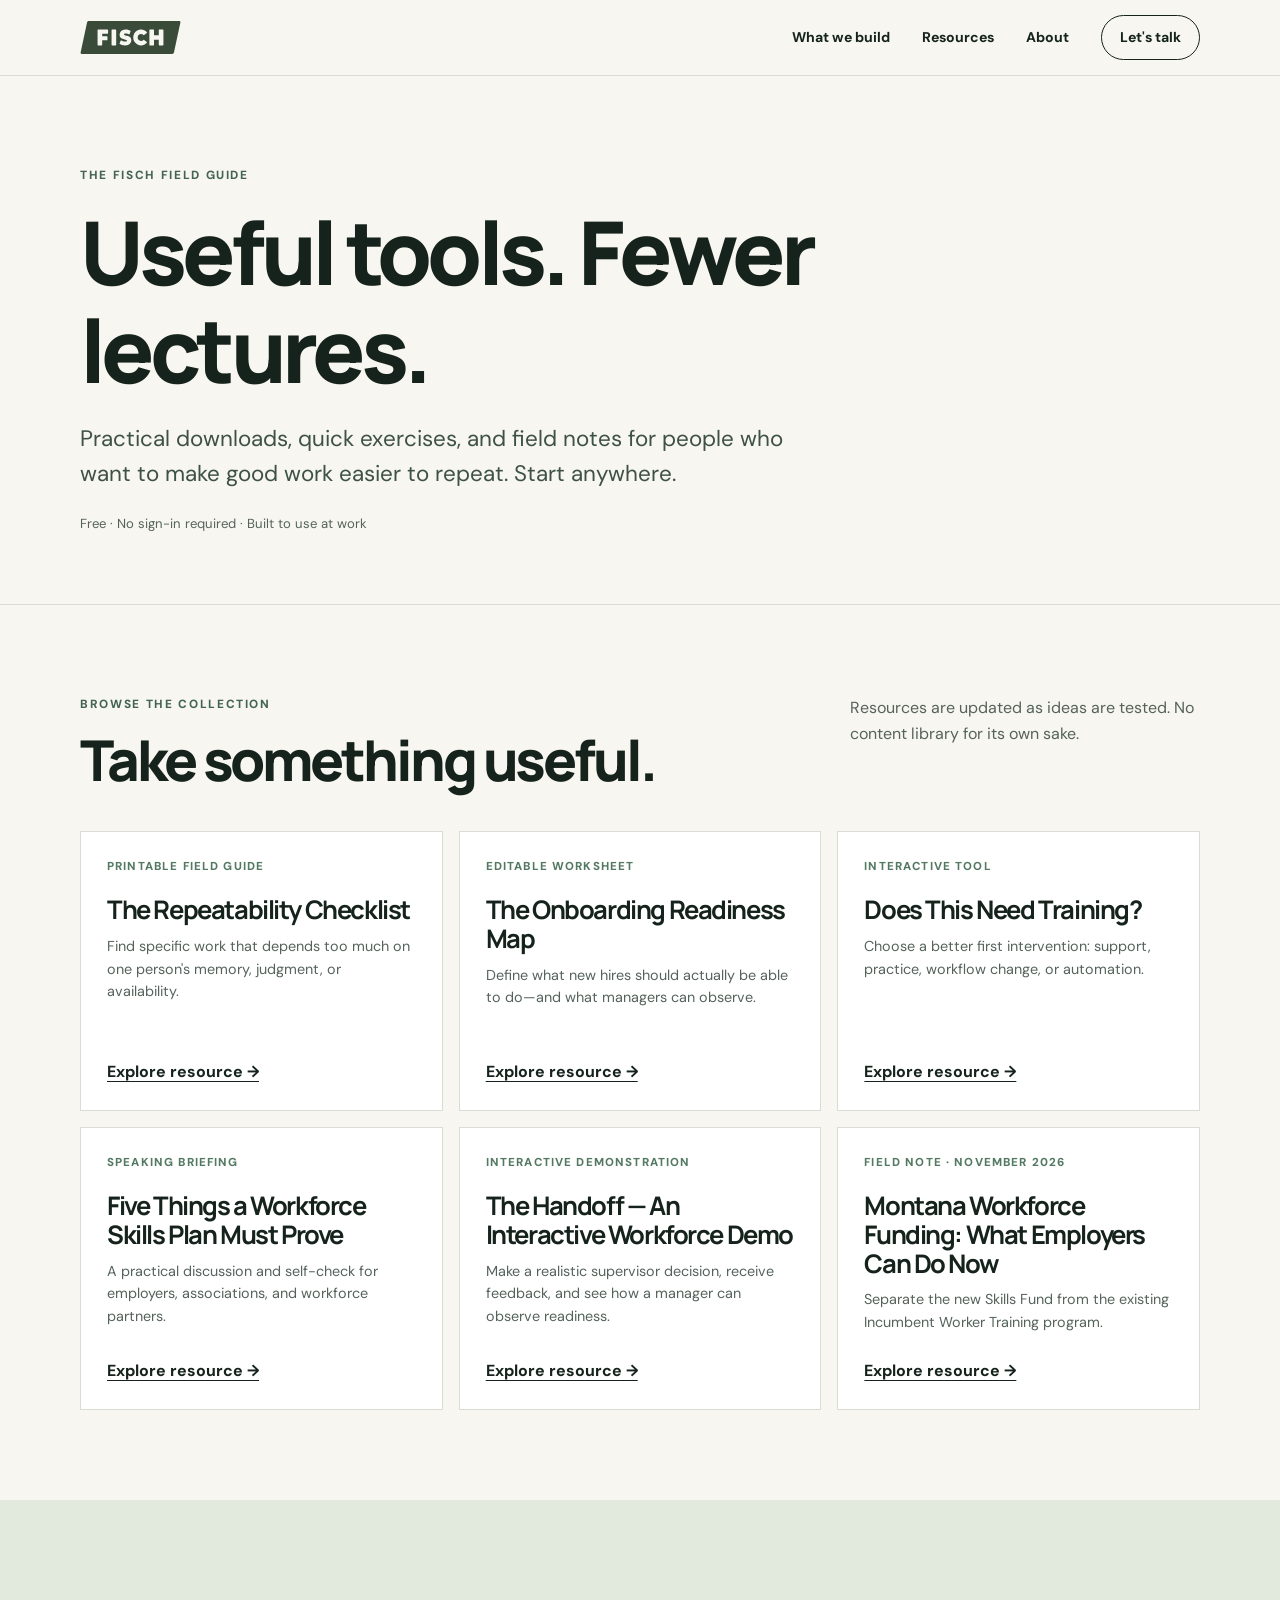
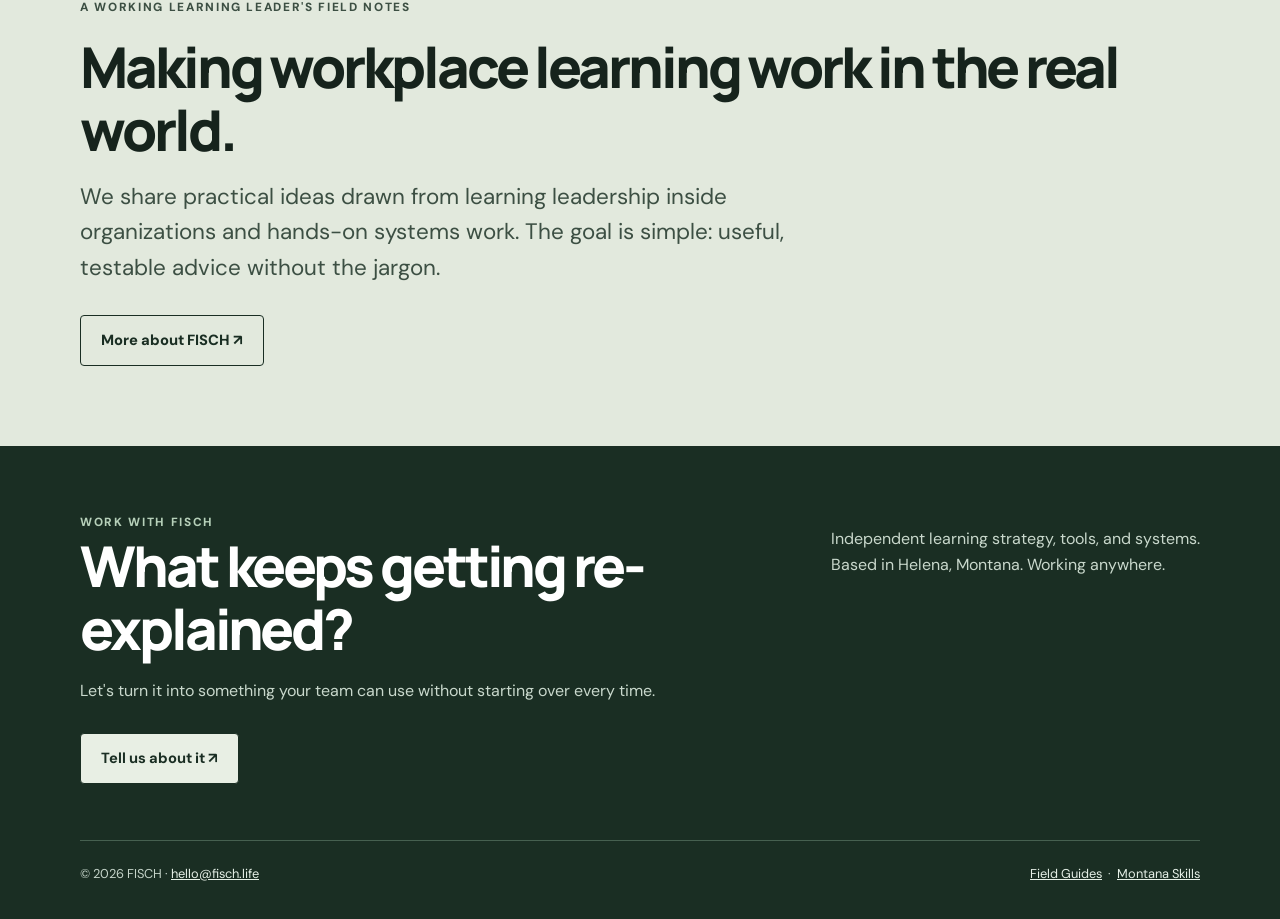
<file: resources/index.html>
<!doctype html><html lang="en"><head><meta charset="utf-8"><meta name="viewport" content="width=device-width, initial-scale=1"><title>Field Guides & Tools | FISCH</title><meta name="description" content="Free practical tools and field notes for people leading onboarding, adoption and learning."><link rel="canonical" href="https://fisch.life/resources/"><meta property="og:type" content="website"><meta property="og:title" content="Field Guides & Tools | FISCH"><meta property="og:description" content="Free practical tools and field notes for people leading onboarding, adoption and learning."><meta property="og:image" content="https://fisch.life/assets/images/og-image.png"><link rel="icon" href="/assets/logos/fisch-logo-green.svg" type="image/svg+xml"><link rel="stylesheet" href="/v2.css"></head><body><header class="site-header"><div class="wrap top"><a class="brand" href="/" aria-label="FISCH home"><img src="/assets/logos/fisch-logo-green.svg" alt="FISCH"></a><button type="button" id="menu-toggle" class="menu-btn" aria-expanded="false" aria-controls="site-nav">Menu</button><nav id="site-nav" class="nav" aria-label="Main"><a href="/work/">What we build</a><a href="/resources/">Resources</a><a href="/about/">About</a><a class="nav-cta" href="mailto:hello@fisch.life?subject=FISCH%20%7C%20New%20project%20inquiry&amp;body=Hi%20Patrick%2C%0A%0AI'd%20like%20to%20discuss%20a%20potential%20FISCH%20project.%0A%0AMy%20organization%2Fteam%3A%0A%0AWhat%20we%20need%20people%20to%20do%20more%20consistently%3A%0A%0AWhat%20keeps%20breaking%20or%20getting%20re-explained%3A%0A%0AWhat%20a%20better%20outcome%20would%20look%20like%3A%0A%0ATimeline%20and%20best%20contact%3A%0A%0ASource%3A%20fisch.life%0A">Let's talk</a></nav></div></header>
<main><section class="page-hero"><div class="wrap"><p class="eyebrow">The FISCH Field Guide</p><h1>Useful tools. Fewer lectures.</h1><p class="lead">Practical downloads, quick exercises, and field notes for people who want to make good work easier to repeat. Start anywhere.</p><p class="meta-line">Free · No sign-in required · Built to use at work</p></div></section><hr class="rule"><section class="section"><div class="wrap"><div class="section-head"><div><p class="eyebrow">Browse the collection</p><h2>Take something useful.</h2></div><p class="section-note">Resources are updated as ideas are tested. No content library for its own sake.</p></div><div class="resource-list" id="resource-list"><article><span class="tag">Guide</span><h3>The Repeatability Checklist</h3><p>Spot valuable work that has no repeatable system.</p><a href="/resources/repeatability-checklist/">Read the guide ↗</a></article><article><span class="tag">Worksheet</span><h3>Onboarding Readiness</h3><p>Define real-world new-hire competence.</p><a href="/resources/onboarding-readiness/">Open the worksheet ↗</a></article><article><span class="tag">Tool</span><h3>Does This Need Training?</h3><p>Find the smallest useful intervention.</p><a href="/resources/decision-tool/">Try the tool ↗</a></article></div></div></section><section class="band"><div class="wrap"><p class="eyebrow">A working learning leader's field notes</p><h2>Making workplace learning work in the real world.</h2><p class="lead">We share practical ideas drawn from learning leadership inside organizations and hands-on systems work. The goal is simple: useful, testable advice without the jargon.</p><div class="actions"><a class="btn secondary" href="/about/">More about FISCH ↗</a></div></div></section></main><footer class="footer"><div class="wrap"><div class="footer-main"><div><span class="eyebrow" style="color:#b6d0b9">Work with FISCH</span><h2>What keeps getting re-explained?</h2><p>Let's turn it into something your team can use without starting over every time.</p><div class="actions"><a class="btn" style="background:#e8efe4;color:#1a2e23" href="mailto:hello@fisch.life?subject=FISCH%20%7C%20New%20project%20inquiry&amp;body=Hi%20Patrick%2C%0A%0AI'd%20like%20to%20discuss%20a%20potential%20FISCH%20project.%0A%0AMy%20organization%2Fteam%3A%0A%0AWhat%20we%20need%20people%20to%20do%20more%20consistently%3A%0A%0AWhat%20keeps%20breaking%20or%20getting%20re-explained%3A%0A%0AWhat%20a%20better%20outcome%20would%20look%20like%3A%0A%0ATimeline%20and%20best%20contact%3A%0A%0ASource%3A%20fisch.life%0A">Tell us about it ↗</a></div></div><p>Independent learning strategy, tools, and systems.<br>Based in Helena, Montana. Working anywhere.</p></div><div class="footer-bottom"><span>© 2026 FISCH · <a href="mailto:hello@fisch.life">hello@fisch.life</a></span><span><a href="/resources/">Field Guides</a> &nbsp;·&nbsp; <a href="/montana-skills/">Montana Skills</a></span></div></div></footer><script src="/site-v2.js" defer></script></body></html>
</file>
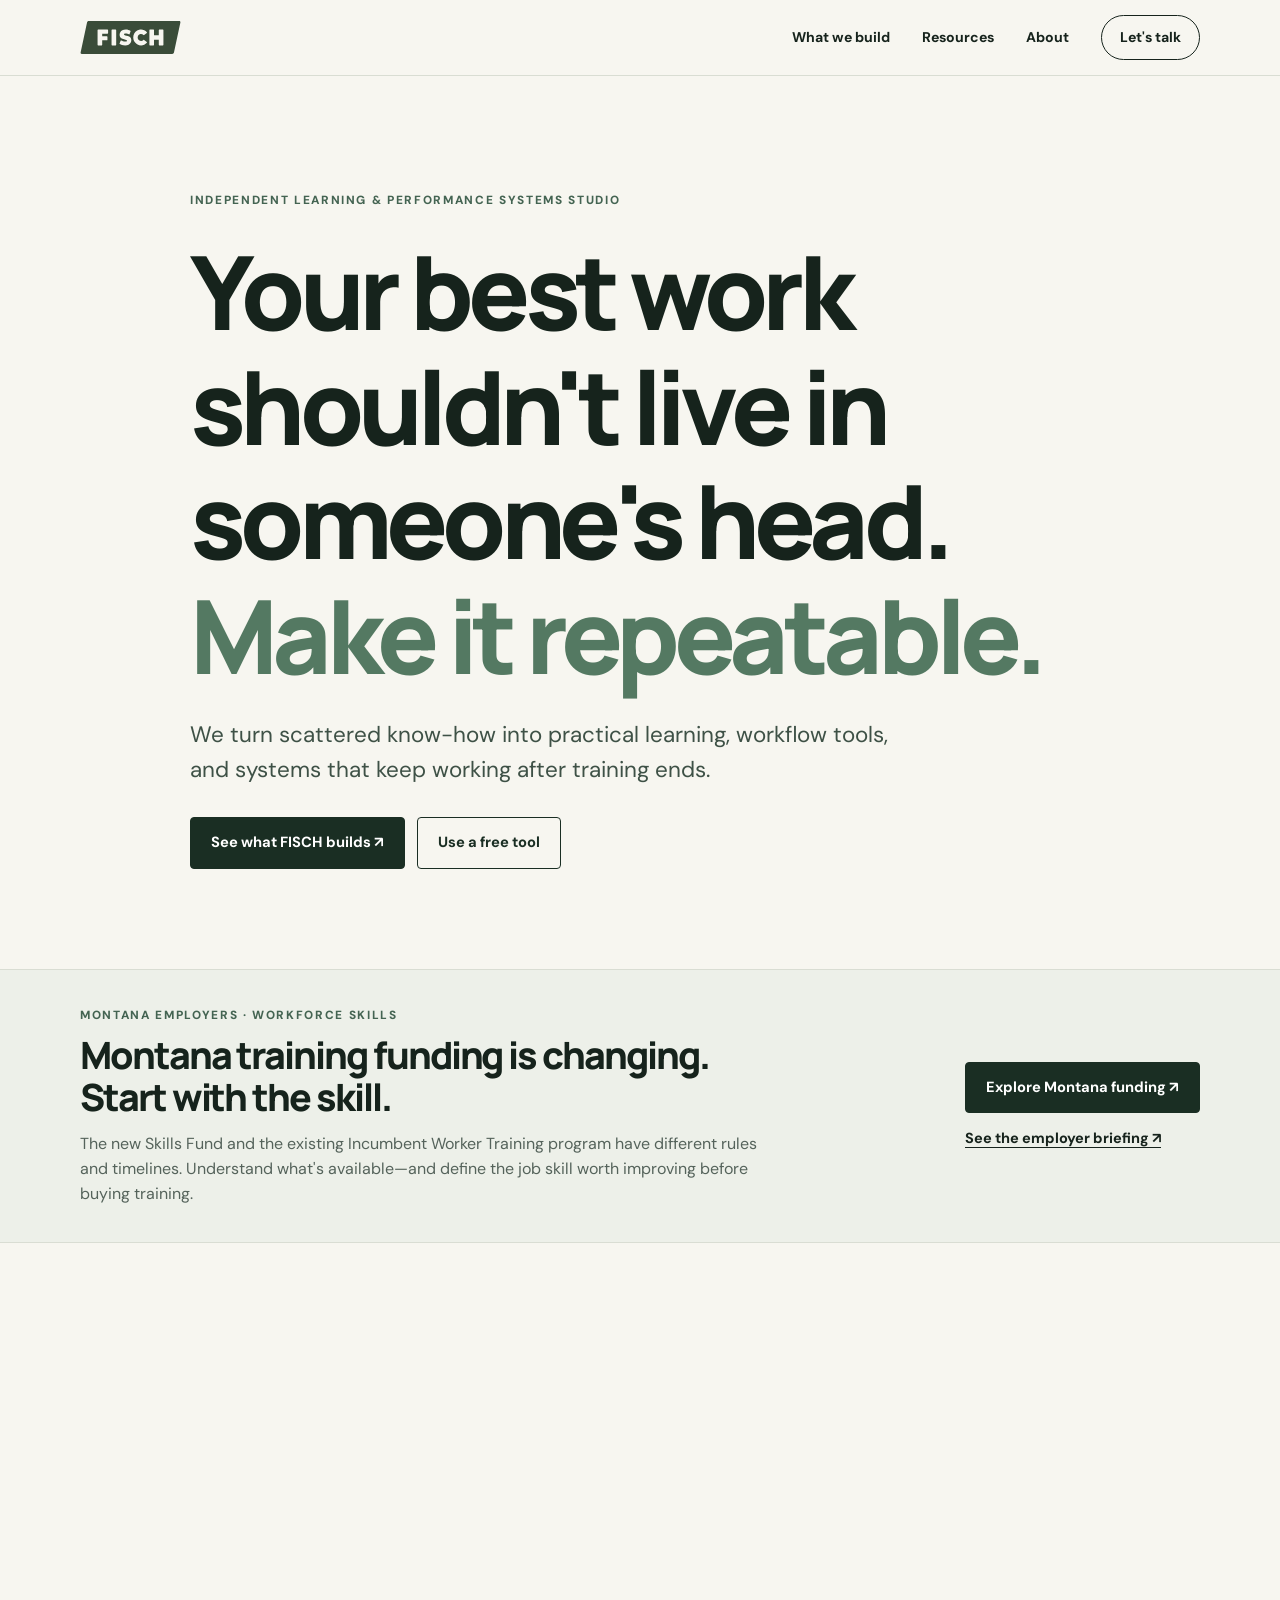
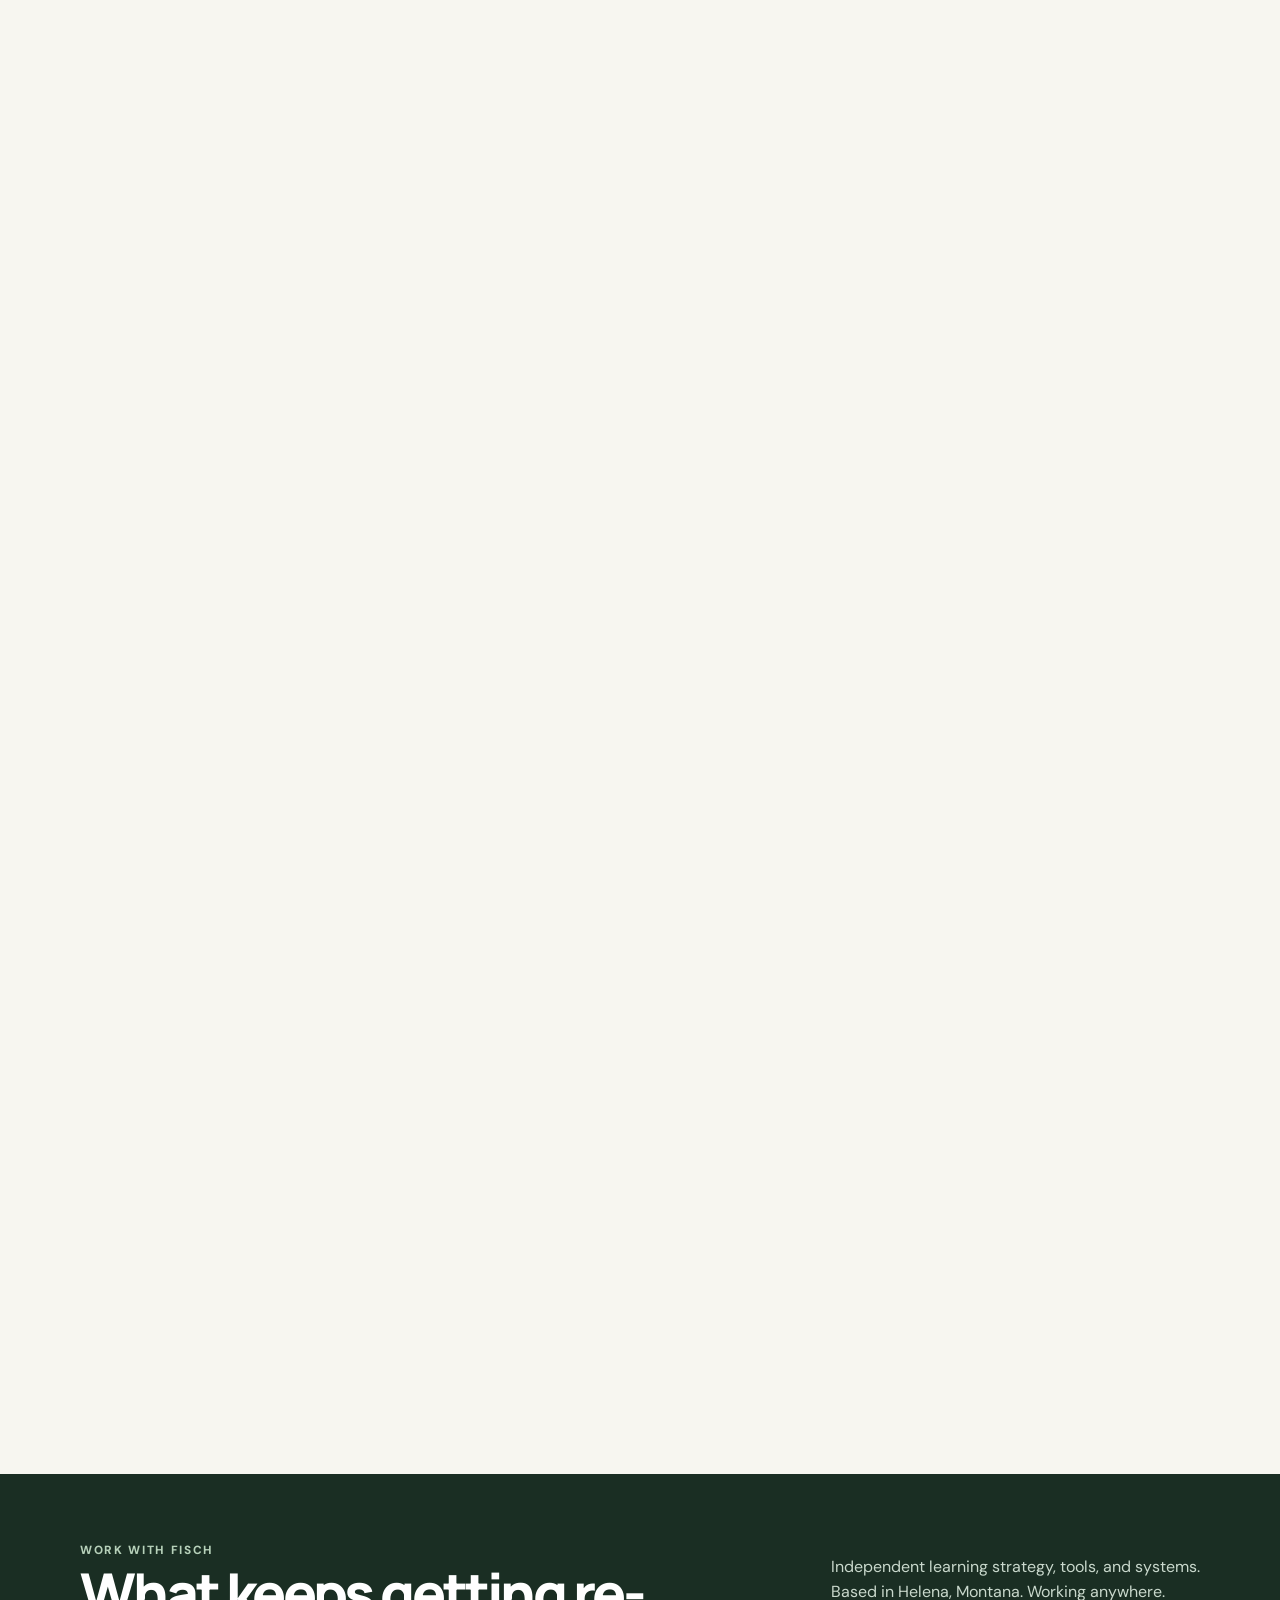
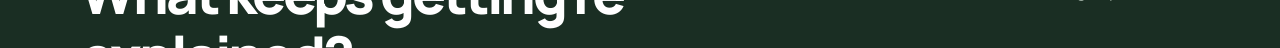
<file: solutions/index.html>
<!DOCTYPE html>
<html lang="en">
<head>
  <meta charset="UTF-8" />
  <meta http-equiv="refresh" content="0; url=/" />
  <link rel="canonical" href="https://fisch.life/" />
  <meta name="robots" content="noindex, nofollow" />
  <title>FISCH</title>
</head>
<body>
  <p>Redirecting to <a href="/">fisch.life</a>&hellip;</p>
</body>
</html>
</file>
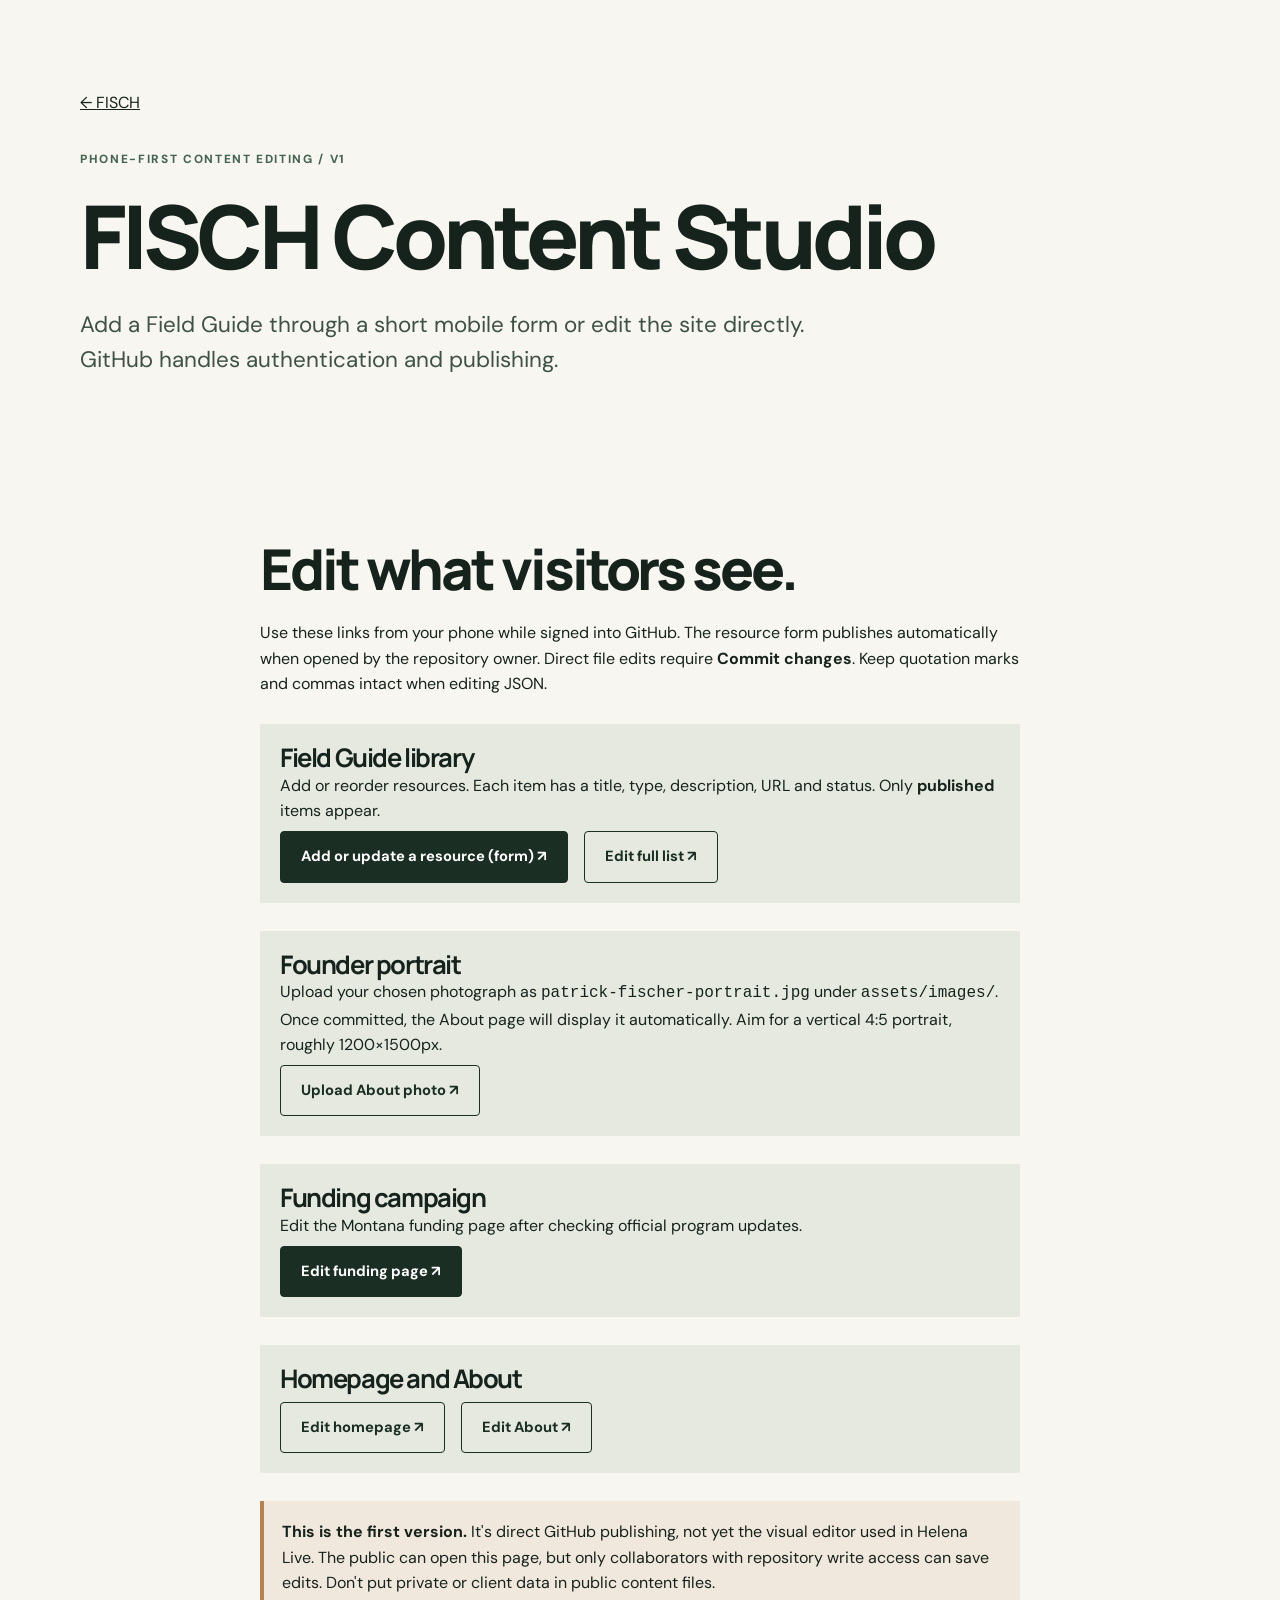
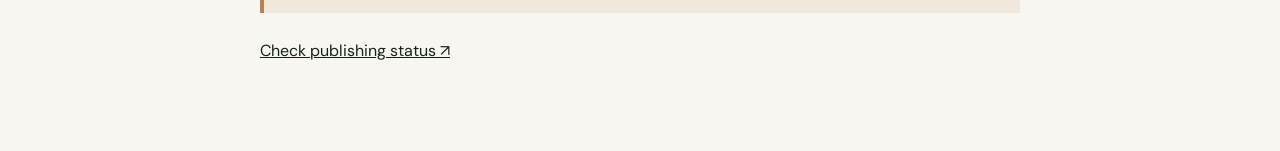
<file: studio/index.html>
<!doctype html><html lang="en"><head><meta charset="utf-8"><meta name="viewport" content="width=device-width, initial-scale=1"><meta name="robots" content="noindex,nofollow"><title>FISCH Content Studio</title><link rel="stylesheet" href="/v2.css"></head><body><main><section class="page-hero"><div class="wrap"><a href="/">← FISCH</a><p class="eyebrow" style="margin-top:35px">Phone-first content editing / v1</p><h1>FISCH Content Studio</h1><p class="lead">Add a Field Guide through a short mobile form or edit the site directly. GitHub handles authentication and publishing.</p></div></section><section class="section"><div class="wrap" style="max-width:760px"><h2>Edit what visitors see.</h2><p style="margin-top:20px">Use these links from your phone while signed into GitHub. The resource form publishes automatically when opened by the repository owner. Direct file edits require <strong>Commit changes</strong>. Keep quotation marks and commas intact when editing JSON.</p><div class="editor-help"><h3>Field Guide library</h3><p>Add or reorder resources. Each item has a title, type, description, URL and status. Only <strong>published</strong> items appear.</p><a class="btn" href="https://github.com/pfischy/pfischy.github.io/issues/new?template=publish-resource.yml">Add or update a resource (form) ↗</a><a class="btn secondary" href="https://github.com/pfischy/pfischy.github.io/edit/main/content/resources.json">Edit full list ↗</a></div><div class="editor-help"><h3>Founder portrait</h3><p>Upload your chosen photograph as <code>patrick-fischer-portrait.jpg</code> under <code>assets/images/</code>. Once committed, the About page will display it automatically. Aim for a vertical 4:5 portrait, roughly 1200×1500px.</p><a class="btn secondary" href="https://github.com/pfischy/pfischy.github.io/upload/main/assets/images">Upload About photo ↗</a></div><div class="editor-help"><h3>Funding campaign</h3><p>Edit the Montana funding page after checking official program updates.</p><a class="btn" href="https://github.com/pfischy/pfischy.github.io/edit/main/montana-skills/index.html">Edit funding page ↗</a></div><div class="editor-help"><h3>Homepage and About</h3><a class="btn secondary" href="https://github.com/pfischy/pfischy.github.io/edit/main/index.html">Edit homepage ↗</a><a class="btn secondary" href="https://github.com/pfischy/pfischy.github.io/edit/main/about/index.html">Edit About ↗</a></div><div class="status-note"><p><strong>This is the first version.</strong> It's direct GitHub publishing, not yet the visual editor used in Helena Live. The public can open this page, but only collaborators with repository write access can save edits. Don't put private or client data in public content files.</p></div><a href="https://github.com/pfischy/pfischy.github.io/actions" target="_blank" rel="noopener">Check publishing status ↗</a></div></section></main><script src="/site-v2.js" defer></script></body></html>
</file>
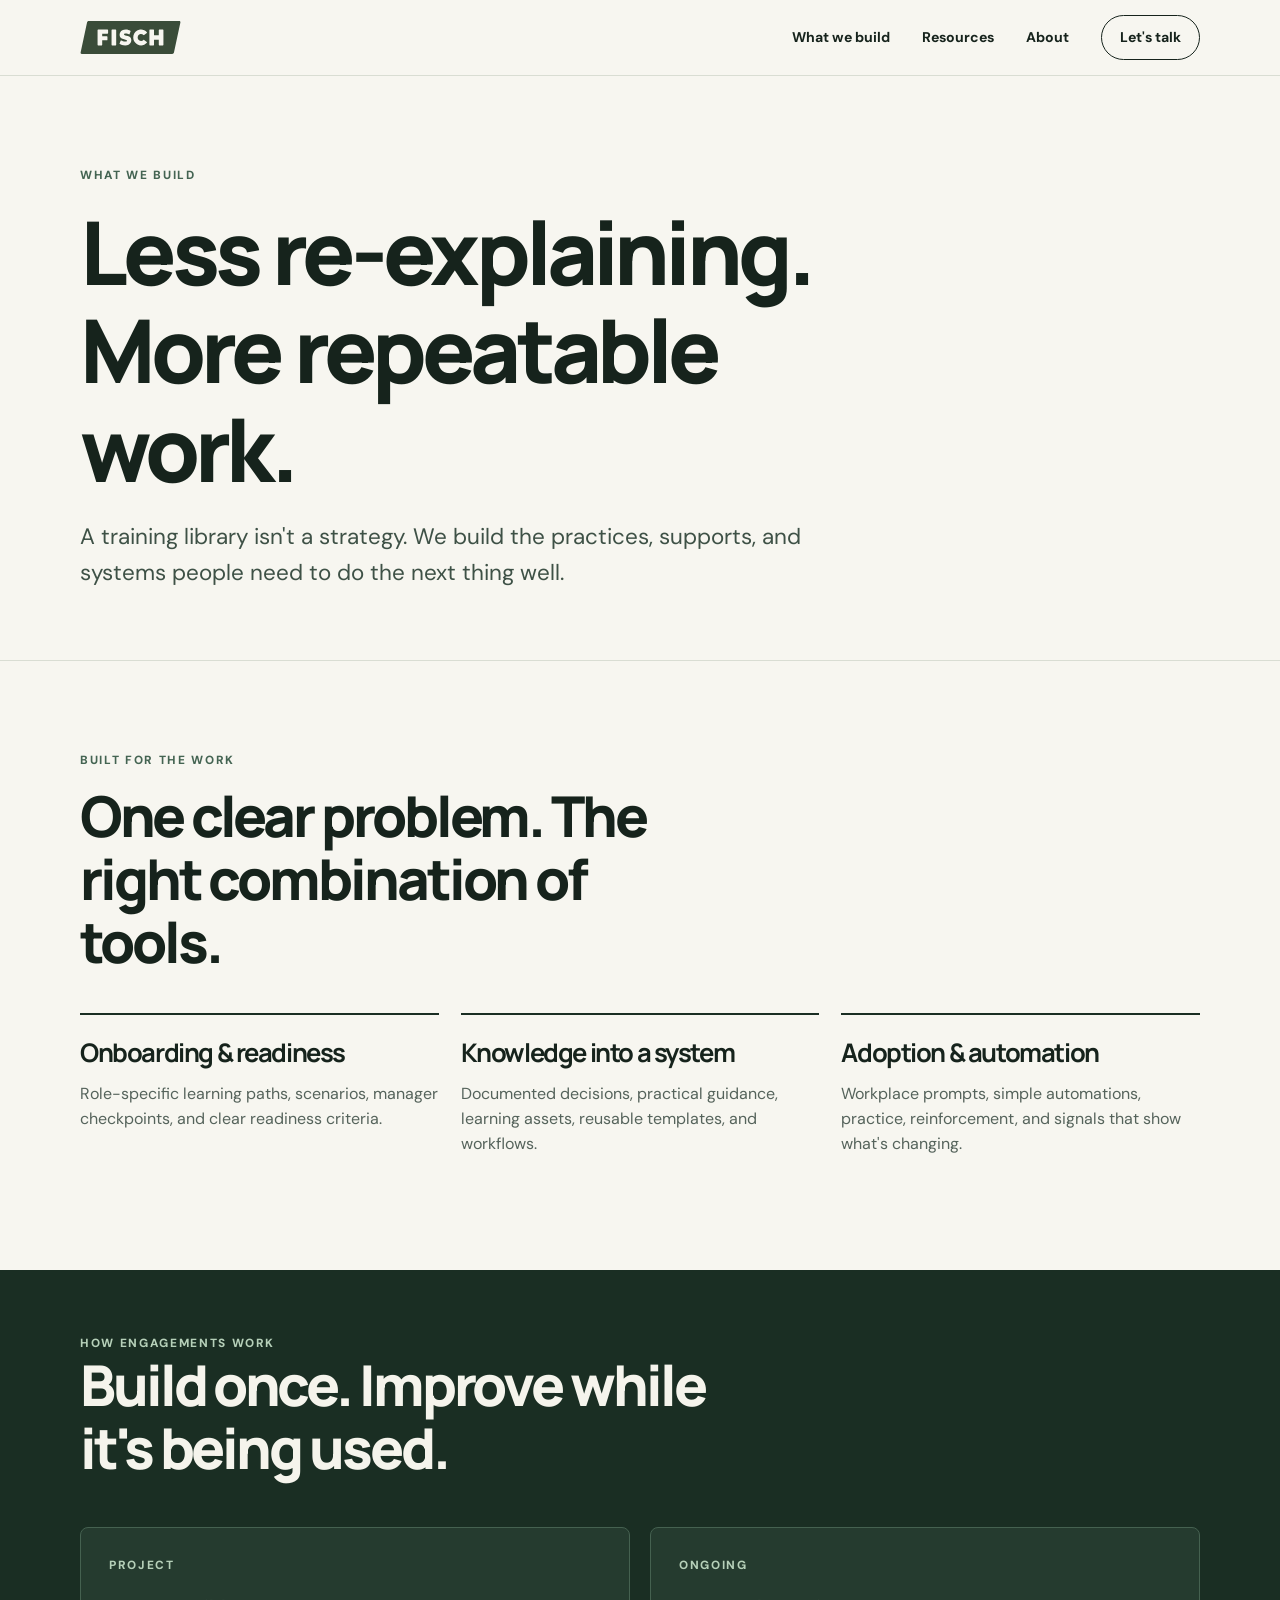
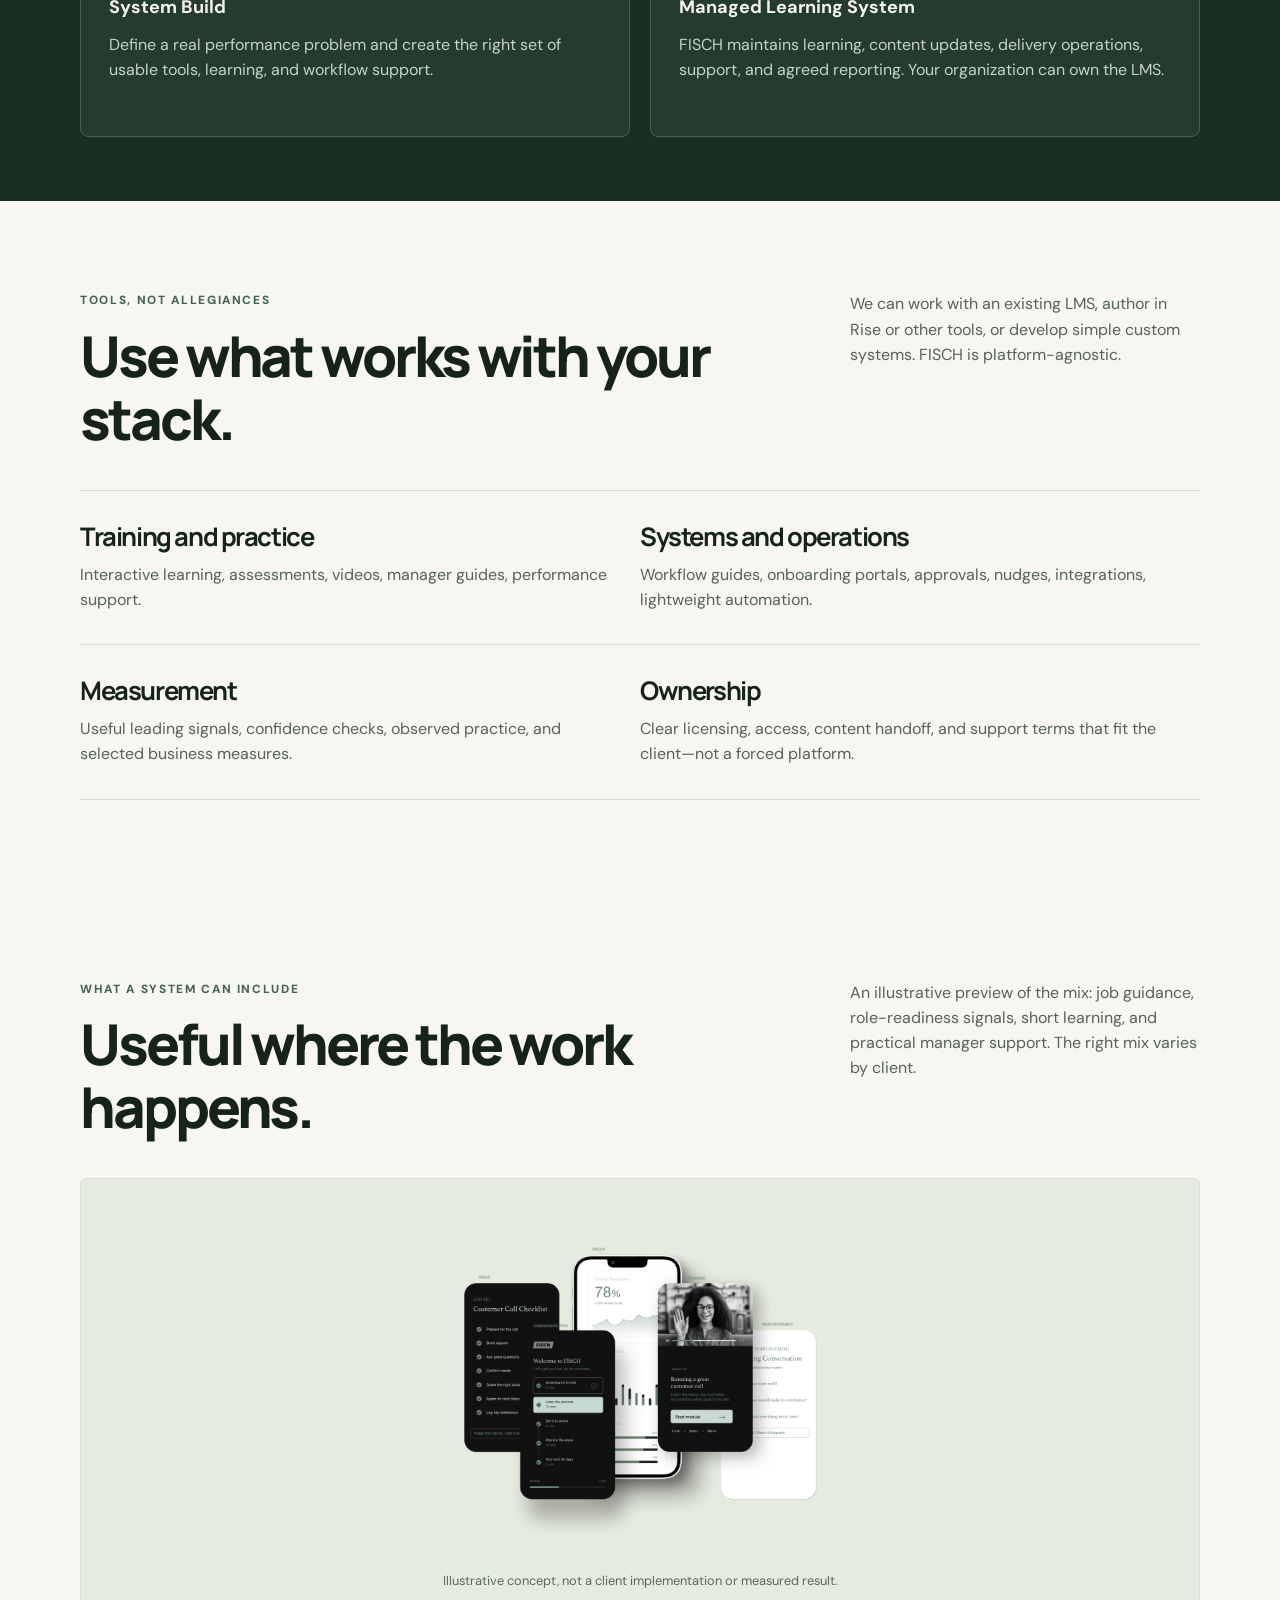
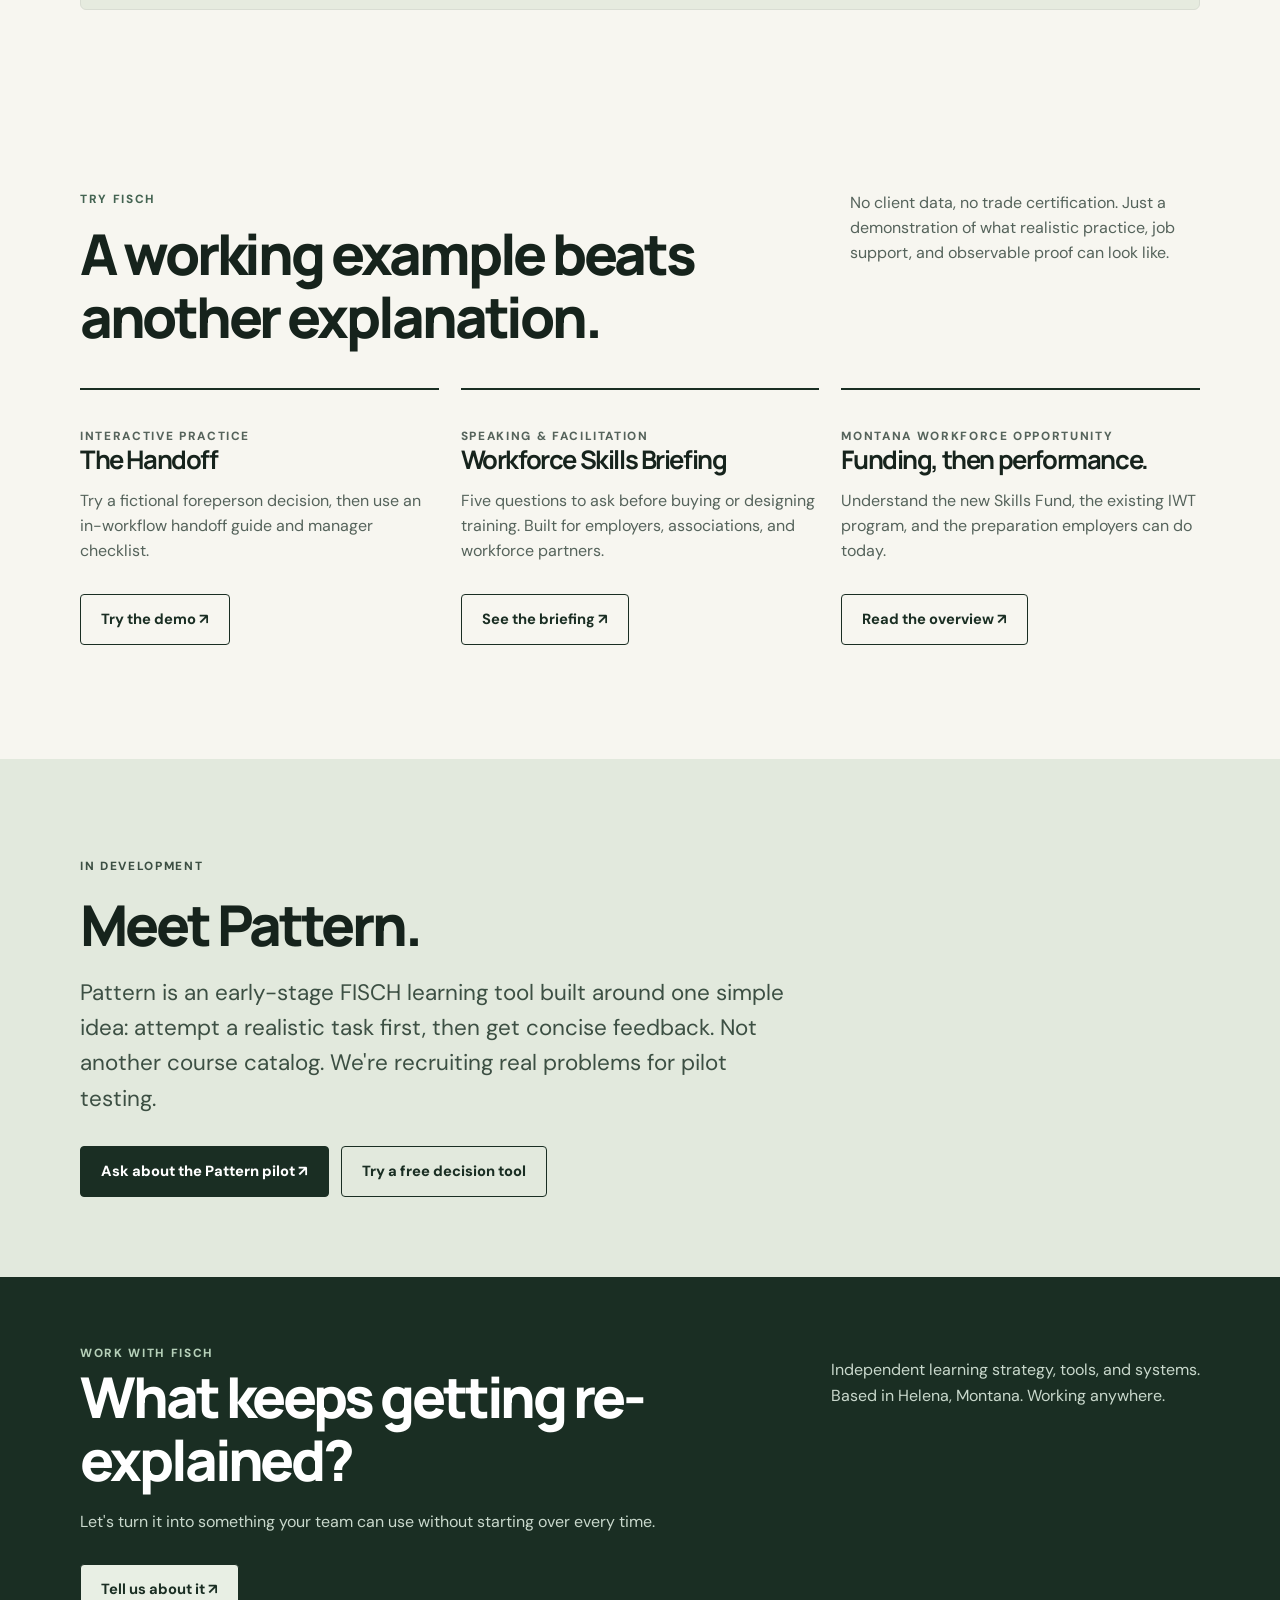
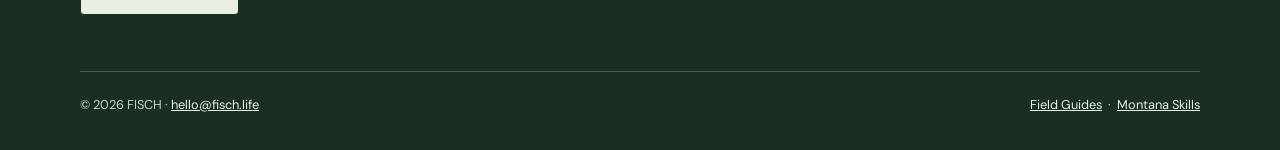
<file: work/index.html>
<!doctype html><html lang="en"><head><meta charset="utf-8"><meta name="viewport" content="width=device-width, initial-scale=1"><title>Work & Services | FISCH</title><meta name="description" content="FISCH designs practical learning systems, work support and repeatable operating tools. One-time builds or ongoing management."><link rel="canonical" href="https://fisch.life/work/"><meta property="og:type" content="website"><meta property="og:title" content="Work & Services | FISCH"><meta property="og:description" content="FISCH designs practical learning systems, work support and repeatable operating tools. One-time builds or ongoing management."><meta property="og:image" content="https://fisch.life/assets/images/og-image.png"><link rel="icon" href="/assets/logos/fisch-logo-green.svg" type="image/svg+xml"><link rel="stylesheet" href="/v2.css"></head><body><header class="site-header"><div class="wrap top"><a class="brand" href="/" aria-label="FISCH home"><img src="/assets/logos/fisch-logo-green.svg" alt="FISCH"></a><button type="button" id="menu-toggle" class="menu-btn" aria-expanded="false" aria-controls="site-nav">Menu</button><nav id="site-nav" class="nav" aria-label="Main"><a href="/work/">What we build</a><a href="/resources/">Resources</a><a href="/about/">About</a><a class="nav-cta" href="mailto:hello@fisch.life?subject=FISCH%20%7C%20New%20project%20inquiry&amp;body=Hi%20Patrick%2C%0A%0AI'd%20like%20to%20discuss%20a%20potential%20FISCH%20project.%0A%0AMy%20organization%2Fteam%3A%0A%0AWhat%20we%20need%20people%20to%20do%20more%20consistently%3A%0A%0AWhat%20keeps%20breaking%20or%20getting%20re-explained%3A%0A%0AWhat%20a%20better%20outcome%20would%20look%20like%3A%0A%0ATimeline%20and%20best%20contact%3A%0A%0ASource%3A%20fisch.life%0A">Let's talk</a></nav></div></header>
<main><section class="page-hero"><div class="wrap"><p class="eyebrow">What we build</p><h1>Less re-explaining. More repeatable work.</h1><p class="lead">A training library isn't a strategy. We build the practices, supports, and systems people need to do the next thing well.</p></div></section><hr class="rule">
<section class="section"><div class="wrap"><div class="section-head"><div><p class="eyebrow">Built for the work</p><h2>One clear problem. The right combination of tools.</h2></div></div><div class="problem-grid"><div class="problem"><h3>Onboarding &amp; readiness</h3><p>Role-specific learning paths, scenarios, manager checkpoints, and clear readiness criteria.</p></div><div class="problem"><h3>Knowledge into a system</h3><p>Documented decisions, practical guidance, learning assets, reusable templates, and workflows.</p></div><div class="problem"><h3>Adoption &amp; automation</h3><p>Workplace prompts, simple automations, practice, reinforcement, and signals that show what's changing.</p></div></div></div></section>
<section class="transformation"><div class="wrap"><p class="eyebrow">How engagements work</p><h2>Build once. Improve while it's being used.</h2><div class="trans-row" style="grid-template-columns:1fr 1fr"><div class="trans-panel"><p class="eyebrow">Project</p><strong>System Build</strong><p>Define a real performance problem and create the right set of usable tools, learning, and workflow support.</p></div><div class="trans-panel"><p class="eyebrow">Ongoing</p><strong>Managed Learning System</strong><p>FISCH maintains learning, content updates, delivery operations, support, and agreed reporting. Your organization can own the LMS.</p></div></div></div></section>
<section class="section"><div class="wrap"><div class="section-head"><div><p class="eyebrow">Tools, not allegiances</p><h2>Use what works with your stack.</h2></div><p class="section-note">We can work with an existing LMS, author in Rise or other tools, or develop simple custom systems. FISCH is platform-agnostic.</p></div><div class="services"><div class="service"><h3>Training and practice</h3><p>Interactive learning, assessments, videos, manager guides, performance support.</p></div><div class="service"><h3>Systems and operations</h3><p>Workflow guides, onboarding portals, approvals, nudges, integrations, lightweight automation.</p></div><div class="service"><h3>Measurement</h3><p>Useful leading signals, confidence checks, observed practice, and selected business measures.</p></div><div class="service"><h3>Ownership</h3><p>Clear licensing, access, content handoff, and support terms that fit the client—not a forced platform.</p></div></div></div></section>
<section class="section" aria-labelledby="system-preview-title"><div class="wrap"><div class="section-head"><div><p class="eyebrow">What a system can include</p><h2 id="system-preview-title">Useful where the work happens.</h2></div><p class="section-note">An illustrative preview of the mix: job guidance, role-readiness signals, short learning, and practical manager support. The right mix varies by client.</p></div><figure class="system-preview"><img src="/assets/images/fisch-system-stack.png" alt="Conceptual FISCH learning-system montage with a readiness dashboard, job aid, and supporting learning screens" loading="lazy" decoding="async" width="1100" height="700"><figcaption>Illustrative concept, not a client implementation or measured result.</figcaption></figure></div></section>
<section class="section"><div class="wrap"><div class="section-head"><div><p class="eyebrow">Try FISCH</p><h2>A working example beats another explanation.</h2></div><p class="section-note">No client data, no trade certification. Just a demonstration of what realistic practice, job support, and observable proof can look like.</p></div><div class="problem-grid"><div class="problem"><p class="eyebrow">Interactive practice</p><h3>The Handoff</h3><p>Try a fictional foreperson decision, then use an in-workflow handoff guide and manager checklist.</p><div class="actions"><a class="btn secondary" href="/demos/field-handoff/">Try the demo ↗</a></div></div><div class="problem"><p class="eyebrow">Speaking &amp; facilitation</p><h3>Workforce Skills Briefing</h3><p>Five questions to ask before buying or designing training. Built for employers, associations, and workforce partners.</p><div class="actions"><a class="btn secondary" href="/briefings/workforce-skills/">See the briefing ↗</a></div></div><div class="problem"><p class="eyebrow">Montana workforce opportunity</p><h3>Funding, then performance.</h3><p>Understand the new Skills Fund, the existing IWT program, and the preparation employers can do today.</p><div class="actions"><a class="btn secondary" href="/montana-skills/">Read the overview ↗</a></div></div></div></div></section><section class="band"><div class="wrap"><p class="eyebrow">In development</p><h2>Meet Pattern.</h2><p class="lead" style="max-width:720px">Pattern is an early-stage FISCH learning tool built around one simple idea: attempt a realistic task first, then get concise feedback. Not another course catalog. We're recruiting real problems for pilot testing.</p><div class="actions"><a class="btn" href="mailto:hello@fisch.life?subject=FISCH%20%7C%20Pattern%20pilot%20interest&amp;body=Hi%20Patrick%2C%0A%0AI'd%20like%20to%20explore%20the%20Pattern%20practice%20tool%20pilot.%0A%0AThe%20work%20or%20decision%20we'd%20like%20people%20to%20practice%3A%0A%0AWho%20would%20use%20it%3A%0A%0AWhat%20successful%20practice%20would%20demonstrate%3A%0A%0AName%2C%20organization%20and%20contact%3A%0A%0ASource%3A%20fisch.life%2Fwork%2F%0A">Ask about the Pattern pilot ↗</a><a class="btn secondary" href="/resources/decision-tool/">Try a free decision tool</a></div></div></section></main><footer class="footer"><div class="wrap"><div class="footer-main"><div><span class="eyebrow" style="color:#b6d0b9">Work with FISCH</span><h2>What keeps getting re-explained?</h2><p>Let's turn it into something your team can use without starting over every time.</p><div class="actions"><a class="btn" style="background:#e8efe4;color:#1a2e23" href="mailto:hello@fisch.life?subject=FISCH%20%7C%20New%20project%20inquiry&amp;body=Hi%20Patrick%2C%0A%0AI'd%20like%20to%20discuss%20a%20potential%20FISCH%20project.%0A%0AMy%20organization%2Fteam%3A%0A%0AWhat%20we%20need%20people%20to%20do%20more%20consistently%3A%0A%0AWhat%20keeps%20breaking%20or%20getting%20re-explained%3A%0A%0AWhat%20a%20better%20outcome%20would%20look%20like%3A%0A%0ATimeline%20and%20best%20contact%3A%0A%0ASource%3A%20fisch.life%0A">Tell us about it ↗</a></div></div><p>Independent learning strategy, tools, and systems.<br>Based in Helena, Montana. Working anywhere.</p></div><div class="footer-bottom"><span>© 2026 FISCH · <a href="mailto:hello@fisch.life">hello@fisch.life</a></span><span><a href="/resources/">Field Guides</a> &nbsp;·&nbsp; <a href="/montana-skills/">Montana Skills</a></span></div></div></footer><script src="/site-v2.js" defer></script></body></html>
</file>
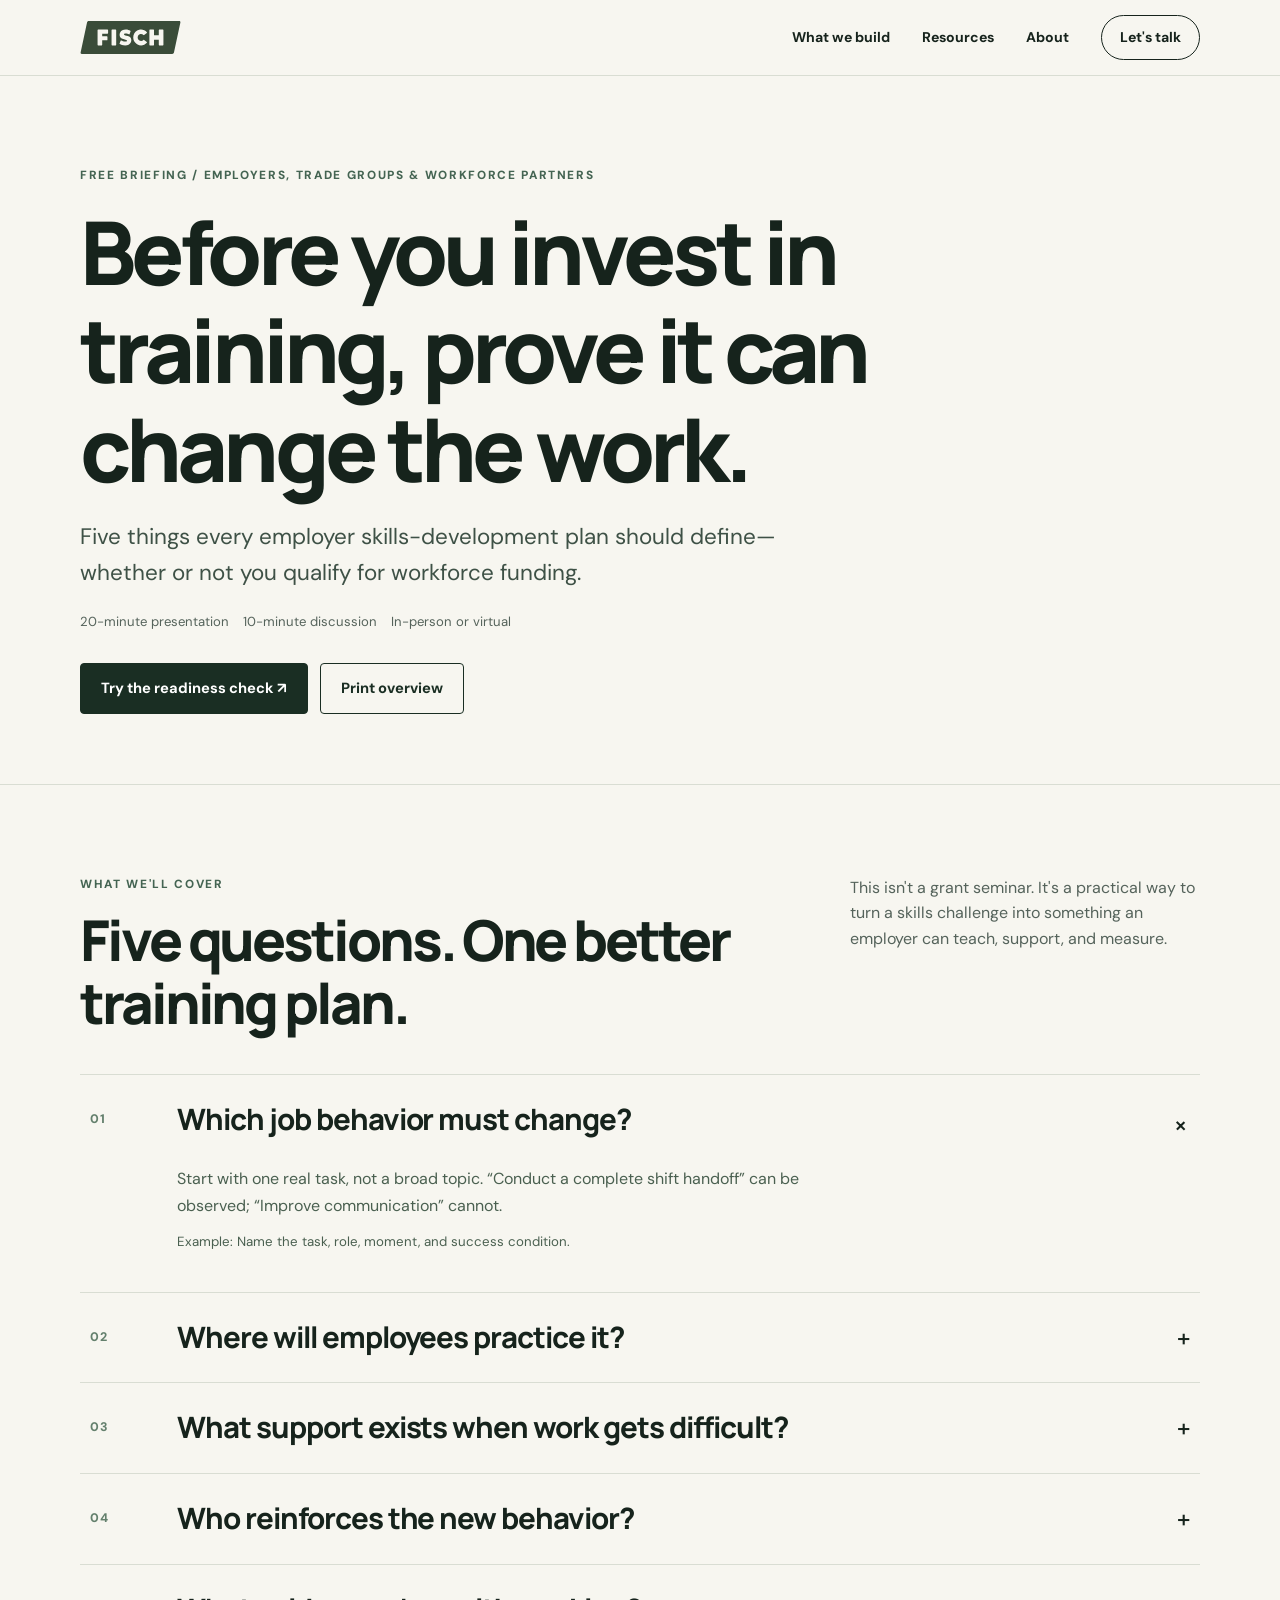
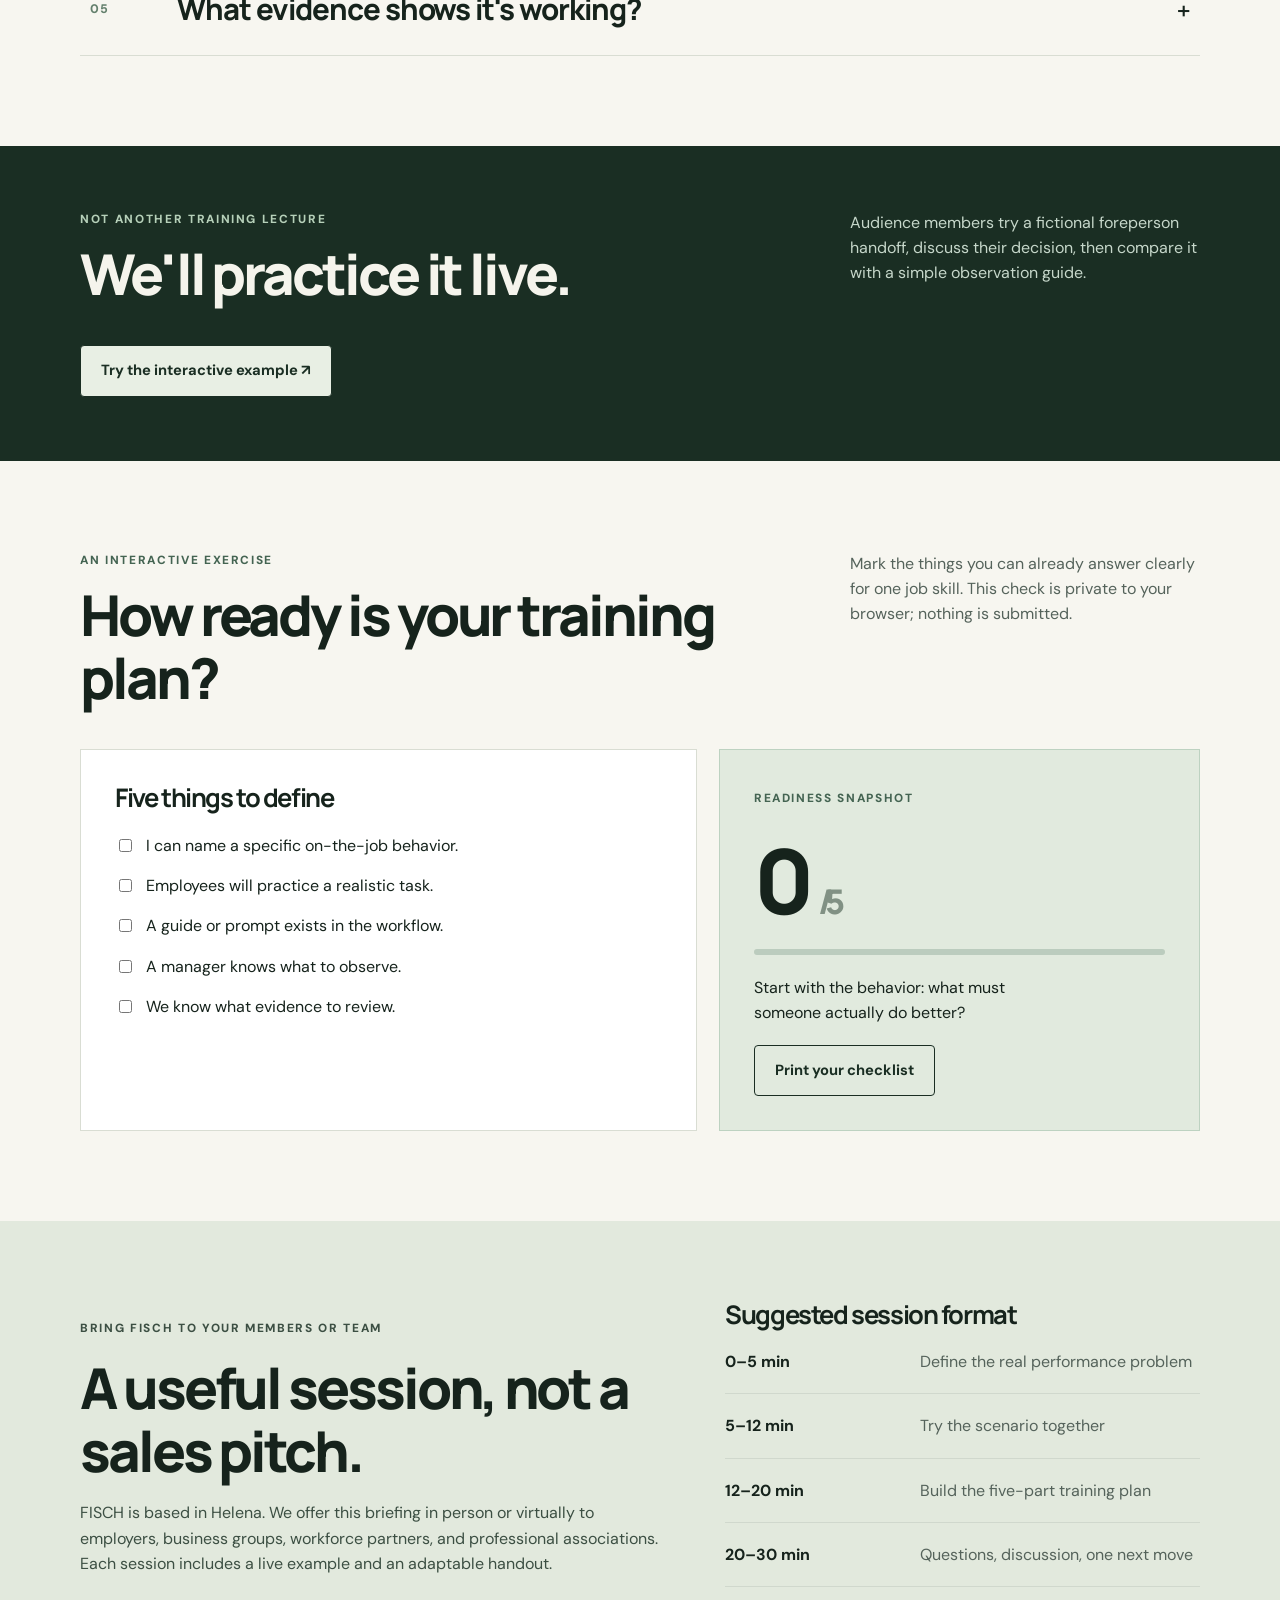
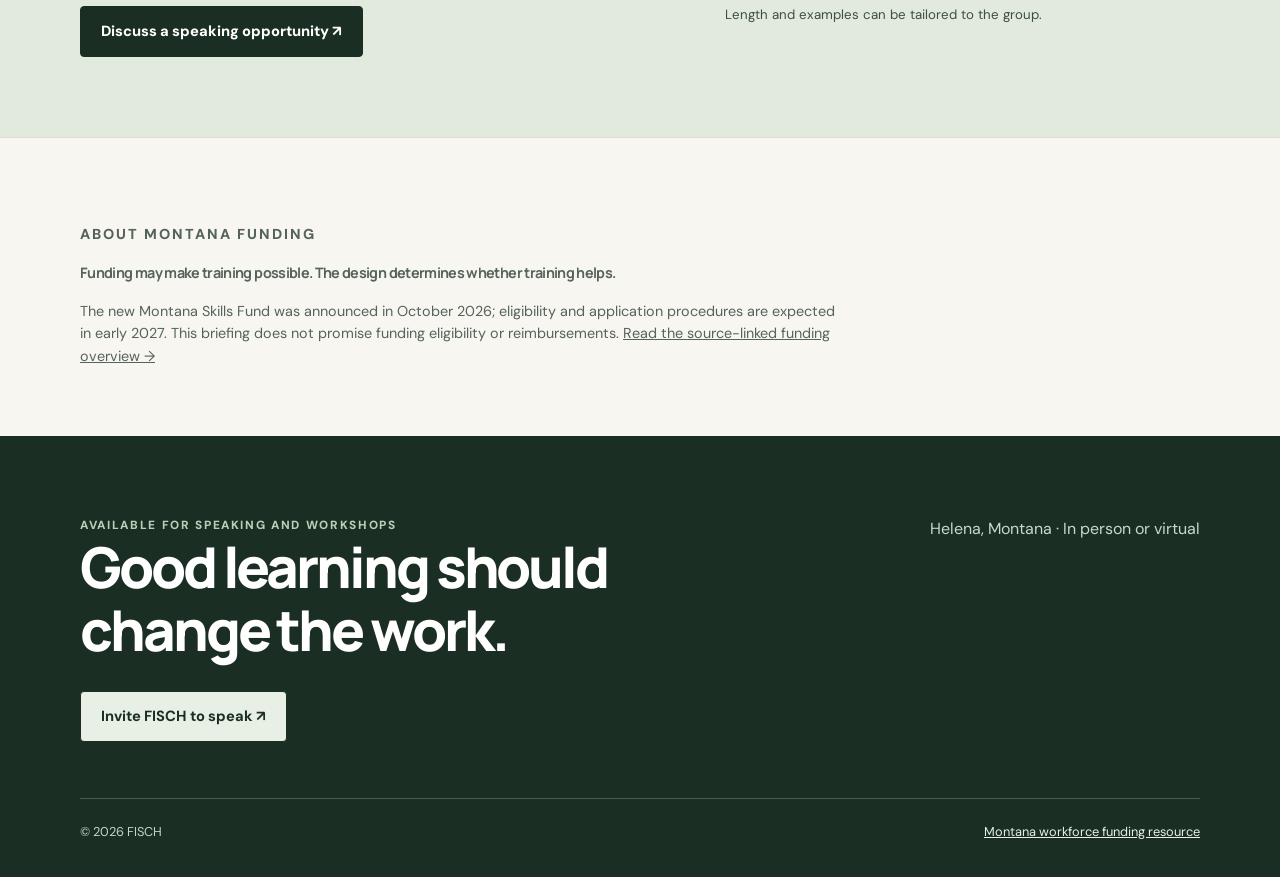
<file: briefings/workforce-skills/index.html>
<!doctype html><html lang="en"><head><meta charset="utf-8"><meta name="viewport" content="width=device-width, initial-scale=1"><title>Workforce Skills Briefing | FISCH</title><meta name="description" content="Five questions every employer training plan should answer. An interactive, presentation-ready briefing for Montana employers."><link rel="canonical" href="https://fisch.life/briefings/workforce-skills/"><meta property="og:image" content="https://fisch.life/assets/images/og-image.png"><link rel="icon" href="/assets/logos/fisch-logo-green.svg" type="image/svg+xml"><link rel="stylesheet" href="/v2.css"></head><body><header class="site-header"><div class="wrap top"><a class="brand" href="/" aria-label="FISCH home"><img src="/assets/logos/fisch-logo-green.svg" alt="FISCH"></a><button type="button" id="menu-toggle" class="menu-btn" aria-expanded="false" aria-controls="site-nav">Menu</button><nav id="site-nav" class="nav" aria-label="Main"><a href="/work/">What we build</a><a href="/resources/">Resources</a><a href="/about/">About</a><a class="nav-cta" href="mailto:hello@fisch.life?subject=Workforce%20skills%20briefing">Let's talk</a></nav></div></header>
<main><section class="page-hero"><div class="wrap"><p class="eyebrow">Free briefing / Employers, trade groups &amp; workforce partners</p>
<h1>Before you invest in training, prove it can change the work.</h1>
<p class="lead">Five things every employer skills-development plan should define—whether or not you qualify for workforce funding.</p>
<div class="meta-line"><span>20-minute presentation</span><span>10-minute discussion</span><span>In-person or virtual</span></div>
<div class="actions"><a href="#self-check" class="btn">Try the readiness check ↗</a><button onclick="window.print()" type="button" class="btn secondary">Print overview</button></div></div></section><hr class="rule">
<section class="section"><div class="wrap"><div class="section-head"><div><p class="eyebrow">What we'll cover</p><h2>Five questions. One better training plan.</h2></div><p class="section-note">This isn't a grant seminar. It's a practical way to turn a skills challenge into something an employer can teach, support, and measure.</p></div>
<div class="briefing-steps">
<details class="briefing-step" open><summary><span>01</span><strong>Which job behavior must change?</strong><span class="summary-plus">+</span></summary><div><p>Start with one real task, not a broad topic. “Conduct a complete shift handoff” can be observed; “Improve communication” cannot.</p><p class="micro">Example: Name the task, role, moment, and success condition.</p></div></details>
<details class="briefing-step"><summary><span>02</span><strong>Where will employees practice it?</strong><span class="summary-plus">+</span></summary><div><p>Use a realistic choice or task before revealing a model answer. Ask someone to act, not just recall information.</p><p class="micro">Example: Two-minute handoff scenario with consequence-based feedback.</p></div></details>
<details class="briefing-step"><summary><span>03</span><strong>What support exists when work gets difficult?</strong><span class="summary-plus">+</span></summary><div><p>Identify the job aid, example, prompt, supervisor conversation, or tool that will still be there after the workshop.</p><p class="micro">Example: Four-field handoff template embedded in the normal shift log.</p></div></details>
<details class="briefing-step"><summary><span>04</span><strong>Who reinforces the new behavior?</strong><span class="summary-plus">+</span></summary><div><p>Equip a manager or lead with a clear observation prompt and one conversation to have during the first week.</p><p class="micro">Example: Check two handoffs for clear owner, impact and checkpoint.</p></div></details>
<details class="briefing-step"><summary><span>05</span><strong>What evidence shows it's working?</strong><span class="summary-plus">+</span></summary><div><p>Choose leading evidence from the work and one or two downstream measures. Review early signs within 14 days where practical.</p><p class="micro">Example: Fewer ambiguous handoffs and fewer preventable follow-up calls.</p></div></details></div></div></section>
<section class="transformation"><div class="wrap"><div class="section-head"><div><p class="eyebrow">Not another training lecture</p><h2>We'll practice it live.</h2></div><p class="section-note" style="color:#c6d7ca">Audience members try a fictional foreperson handoff, discuss their decision, then compare it with a simple observation guide.</p></div><div class="actions"><a href="/demos/field-handoff/" class="btn" style="background:#e8efe4;color:#1a2e23">Try the interactive example ↗</a></div></div></section>
<section id="self-check" class="section"><div class="wrap"><div class="section-head"><div><p class="eyebrow">An interactive exercise</p><h2>How ready is your training plan?</h2></div><p class="section-note">Mark the things you can already answer clearly for one job skill. This check is private to your browser; nothing is submitted.</p></div>
<div class="briefing-check"><div><h3>Five things to define</h3><form id="readiness-check"><label><input type="checkbox"> I can name a specific on-the-job behavior.</label><label><input type="checkbox"> Employees will practice a realistic task.</label><label><input type="checkbox"> A guide or prompt exists in the workflow.</label><label><input type="checkbox"> A manager knows what to observe.</label><label><input type="checkbox"> We know what evidence to review.</label></form></div><div class="readiness-score" aria-live="polite"><span class="eyebrow">Readiness snapshot</span><div class="score-number"><span id="readiness-count">0</span> <small>/ 5</small></div><div class="score-track"><div id="readiness-progress"></div></div><p id="readiness-message">Start with the behavior: what must someone actually do better?</p><button type="button" class="btn secondary" onclick="window.print()">Print your checklist</button></div></div></div></section>
<section class="band"><div class="wrap band-inner"><div><p class="eyebrow">Bring FISCH to your members or team</p><h2>A useful session, not a sales pitch.</h2><p>FISCH is based in Helena. We offer this briefing in person or virtually to employers, business groups, workforce partners, and professional associations. Each session includes a live example and an adaptable handout.</p><div class="actions"><a class="btn" id="speaker-inquiry" href="mailto:hello@fisch.life?subject=Invite%20FISCH%20to%20speak">Discuss a speaking opportunity ↗</a></div></div><div><h3>Suggested session format</h3><div class="field-row"><b>0–5 min</b><span>Define the real performance problem</span></div><div class="field-row"><b>5–12 min</b><span>Try the scenario together</span></div><div class="field-row"><b>12–20 min</b><span>Build the five-part training plan</span></div><div class="field-row"><b>20–30 min</b><span>Questions, discussion, one next move</span></div><p class="micro">Length and examples can be tailored to the group.</p></div></div></section>
<section class="proof"><div class="wrap"><p class="eyebrow">About Montana funding</p><p class="quote">Funding may make training possible. The design determines whether training helps.</p><p>The new Montana Skills Fund was announced in October 2026; eligibility and application procedures are expected in early 2027. This briefing does not promise funding eligibility or reimbursements. <a href="/montana-skills/">Read the source-linked funding overview →</a></p></div></section>
</main><script src="/briefings/workforce-skills/briefing.js" defer></script><footer class="footer"><div class="wrap"><div class="footer-main"><div><p class="eyebrow" style="color:#b6d0b9">Available for speaking and workshops</p><h2>Good learning should change the work.</h2><div class="actions"><a class="btn" style="background:#e8efe4;color:#1a2e23" href="mailto:hello@fisch.life?subject=Invite%20FISCH%20to%20speak">Invite FISCH to speak ↗</a></div></div><p>Helena, Montana · In person or virtual</p></div><div class="footer-bottom"><span>© 2026 FISCH</span><a href="/montana-skills/">Montana workforce funding resource</a></div></div></footer><script src="/site-v2.js" defer></script></body></html>
</file>
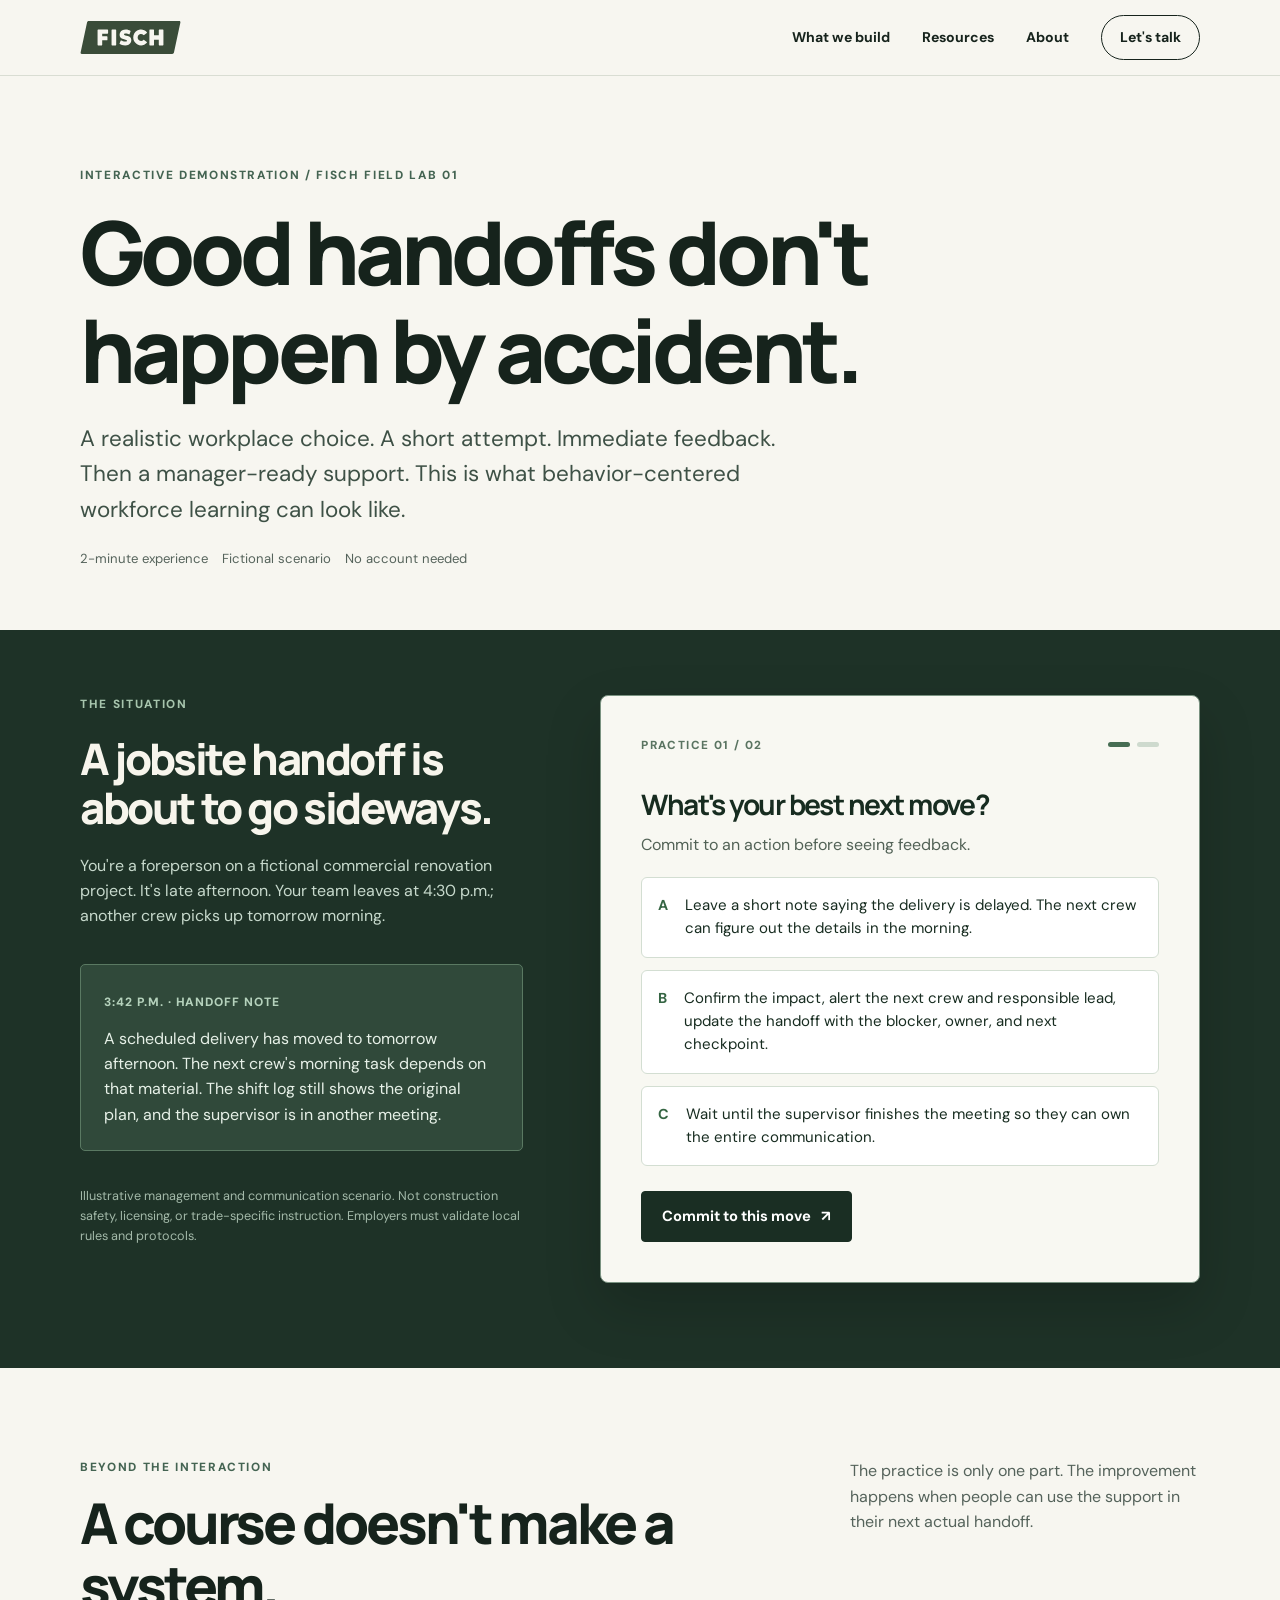
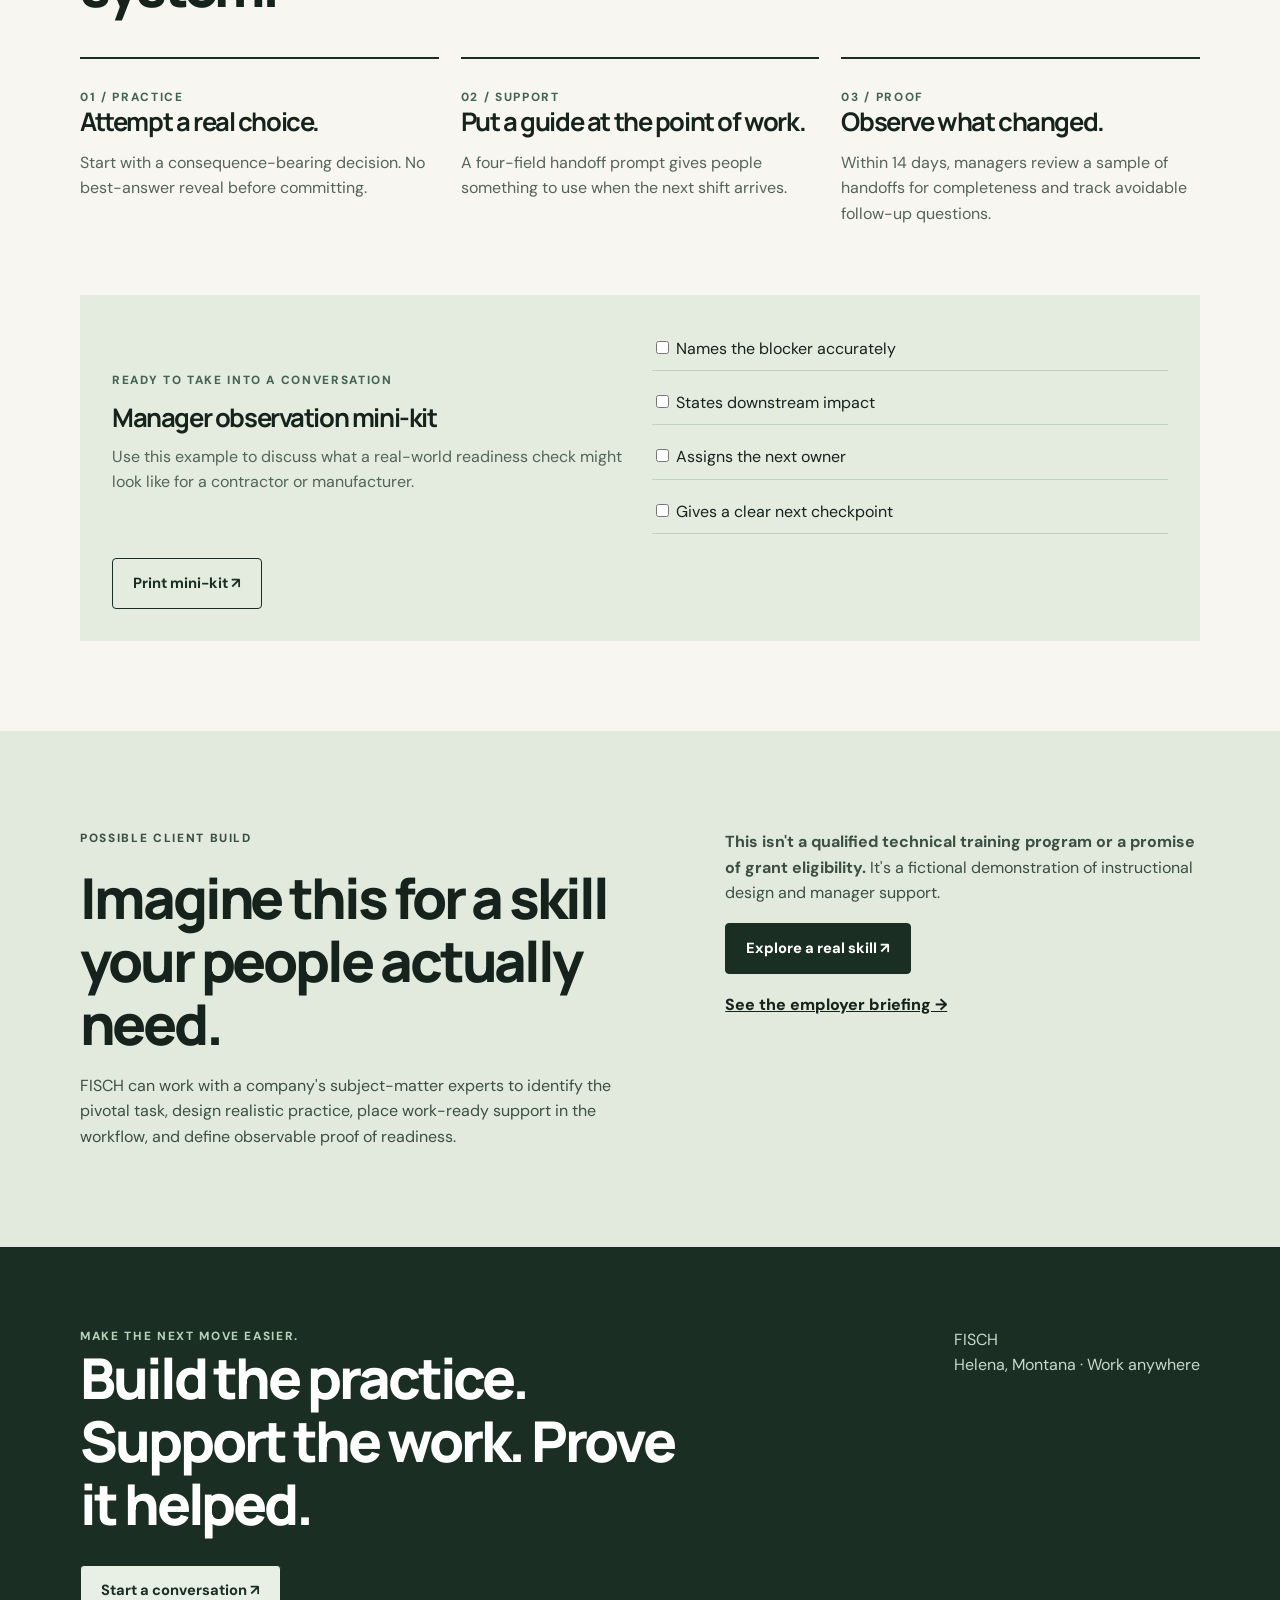
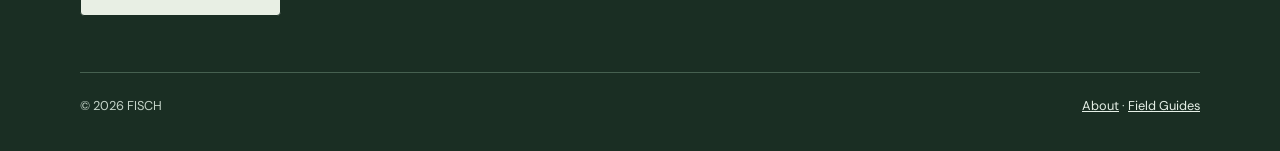
<file: demos/field-handoff/index.html>
<!doctype html>
<html lang="en"><head><meta charset="utf-8"><meta name="viewport" content="width=device-width, initial-scale=1">
<title>The Handoff: An Interactive Workforce Skills Demo | FISCH</title><meta name="description" content="Try a fictional field-supervisor handoff scenario. FISCH designs realistic practice, on-the-job support and observable evidence.">
<link rel="canonical" href="https://fisch.life/demos/field-handoff/"><meta property="og:title" content="The Handoff: An Interactive Workforce Skills Demo | FISCH"><meta property="og:image" content="https://fisch.life/assets/images/og-image.png">
<link rel="icon" href="/assets/logos/fisch-logo-green.svg" type="image/svg+xml"><link rel="stylesheet" href="/v2.css"></head><body>
<header class="site-header"><div class="wrap top"><a class="brand" href="/" aria-label="FISCH home"><img src="/assets/logos/fisch-logo-green.svg" alt="FISCH"></a><button id="menu-toggle" type="button" class="menu-btn" aria-expanded="false" aria-controls="site-nav">Menu</button><nav id="site-nav" class="nav" aria-label="Main"><a href="/work/">What we build</a><a href="/resources/">Resources</a><a href="/about/">About</a><a class="nav-cta" href="mailto:hello@fisch.life?subject=FISCH%20project">Let's talk</a></nav></div></header>
<main>
<section class="page-hero demo-hero"><div class="wrap"><p class="eyebrow">Interactive demonstration / FISCH field lab 01</p><h1>Good handoffs don't happen by accident.</h1>
<p class="lead">A realistic workplace choice. A short attempt. Immediate feedback. Then a manager-ready support. This is what behavior-centered workforce learning can look like.</p>
<div class="meta-line"><span>2-minute experience</span><span>Fictional scenario</span><span>No account needed</span></div></div></section>
<section class="demo-stage"><div class="wrap demo-grid"><div class="demo-context"><p class="eyebrow">The situation</p><h2>A jobsite handoff is about to go sideways.</h2><p>You're a foreperson on a fictional commercial renovation project. It's late afternoon. Your team leaves at 4:30 p.m.; another crew picks up tomorrow morning.</p>
<div class="scenario-brief"><span class="brief-label">3:42 p.m. · Handoff note</span><p>A scheduled delivery has moved to tomorrow afternoon. The next crew's morning task depends on that material. The shift log still shows the original plan, and the supervisor is in another meeting.</p></div>
<p class="micro">Illustrative management and communication scenario. Not construction safety, licensing, or trade-specific instruction. Employers must validate local rules and protocols.</p></div>
<div class="demo-interaction">
<div class="demo-topline"><span id="demo-step">PRACTICE 01 / 02</span><span class="demo-stepdot"><i class="on"></i><i></i></span></div>
<section id="demo-part-one"><h3>What's your best next move?</h3><p>Commit to an action before seeing feedback.</p>
<form id="handoff-choice">
<fieldset class="demo-choices"><legend class="visually-hidden">Choose your next move</legend>
<label><input name="move" type="radio" value="A" required><span><b>A</b> Leave a short note saying the delivery is delayed. The next crew can figure out the details in the morning.</span></label>
<label><input name="move" type="radio" value="B"><span><b>B</b> Confirm the impact, alert the next crew and responsible lead, update the handoff with the blocker, owner, and next checkpoint.</span></label>
<label><input name="move" type="radio" value="C"><span><b>C</b> Wait until the supervisor finishes the meeting so they can own the entire communication.</span></label>
</fieldset>
<button type="submit" class="btn">Commit to this move <span aria-hidden="true">↗</span></button></form>
<div id="handoff-feedback" class="demo-feedback" role="status" aria-live="polite" hidden><span class="eyebrow">Feedback after your attempt</span><h3 id="handoff-feedback-title"></h3><p id="handoff-feedback-copy"></p><button class="btn secondary" type="button" id="handoff-continue">Continue to the job support →</button></div></section>
<section id="demo-part-two" hidden><h3>Now make it repeatable.</h3><p>Use this four-field handoff support. What would you write so the next person can take the right action?</p>
<form id="handoff-write"><label class="form-label" for="handoff-note">Your handoff message</label><textarea id="handoff-note" rows="5" required minlength="12" maxlength="700" placeholder="Blocker, impact, owner, next step / checkpoint …"></textarea><button type="submit" class="btn">Submit your handoff ↗</button></form>
<div id="handoff-debrief" hidden role="status" aria-live="polite" class="demo-feedback"><span class="eyebrow">What good looks like</span><h3>A usable handoff answers four questions.</h3>
<ol><li><b>Blocker:</b> What's changed?</li><li><b>Impact:</b> What work is affected?</li><li><b>Owner:</b> Who is resolving it?</li><li><b>Next checkpoint:</b> When and how will the next crew learn the outcome?</li></ol>
<p>Compare your attempt to the guide. A supervisor could review two real handoffs this week using the same four checks.</p><button type="button" id="handoff-reset" class="btn secondary">Try again ↻</button></div>
</section></div></div></section>
<section class="section"><div class="wrap"><div class="section-head"><div><p class="eyebrow">Beyond the interaction</p><h2>A course doesn't make a system.</h2></div><p class="section-note">The practice is only one part. The improvement happens when people can use the support in their next actual handoff.</p></div>
<div class="problem-grid demo-framework"><div class="problem"><span class="eyebrow">01 / Practice</span><h3>Attempt a real choice.</h3><p>Start with a consequence-bearing decision. No best-answer reveal before committing.</p></div>
<div class="problem"><span class="eyebrow">02 / Support</span><h3>Put a guide at the point of work.</h3><p>A four-field handoff prompt gives people something to use when the next shift arrives.</p></div>
<div class="problem"><span class="eyebrow">03 / Proof</span><h3>Observe what changed.</h3><p>Within 14 days, managers review a sample of handoffs for completeness and track avoidable follow-up questions.</p></div></div>
<div class="manager-kit"><div><span class="eyebrow">Ready to take into a conversation</span><h3>Manager observation mini-kit</h3><p>Use this example to discuss what a real-world readiness check might look like for a contractor or manufacturer.</p></div><div class="manager-checks"><label><input type="checkbox"> Names the blocker accurately</label><label><input type="checkbox"> States downstream impact</label><label><input type="checkbox"> Assigns the next owner</label><label><input type="checkbox"> Gives a clear next checkpoint</label></div><div class="actions"><button type="button" onclick="window.print()" class="btn secondary">Print mini-kit ↗</button></div></div>
</div></section>
<section class="band"><div class="wrap band-inner"><div><p class="eyebrow">Possible client build</p><h2>Imagine this for a skill your people actually need.</h2><p>FISCH can work with a company's subject-matter experts to identify the pivotal task, design realistic practice, place work-ready support in the workflow, and define observable proof of readiness.</p></div><div><p><strong>This isn't a qualified technical training program or a promise of grant eligibility.</strong> It's a fictional demonstration of instructional design and manager support.</p><a id="demo-contact" class="btn" href="mailto:hello@fisch.life?subject=FISCH%20field%20handoff%20demonstration">Explore a real skill ↗</a><div style="margin-top:18px"><a href="/briefings/workforce-skills/">See the employer briefing →</a></div></div></div></section>
</main><script src="/demos/field-handoff/demo.js" defer></script><footer class="footer"><div class="wrap"><div class="footer-main"><div><p class="eyebrow" style="color:#b6d0b9">Make the next move easier.</p><h2>Build the practice. Support the work. Prove it helped.</h2><div class="actions"><a class="btn" style="background:#e8efe4;color:#1a2e23" href="mailto:hello@fisch.life?subject=FISCH%20conversation">Start a conversation ↗</a></div></div><p>FISCH<br>Helena, Montana · Work anywhere</p></div><div class="footer-bottom"><span>© 2026 FISCH</span><span><a href="/about/">About</a> · <a href="/resources/">Field Guides</a></span></div></div></footer><script src="/site-v2.js" defer></script></body></html>
</file>
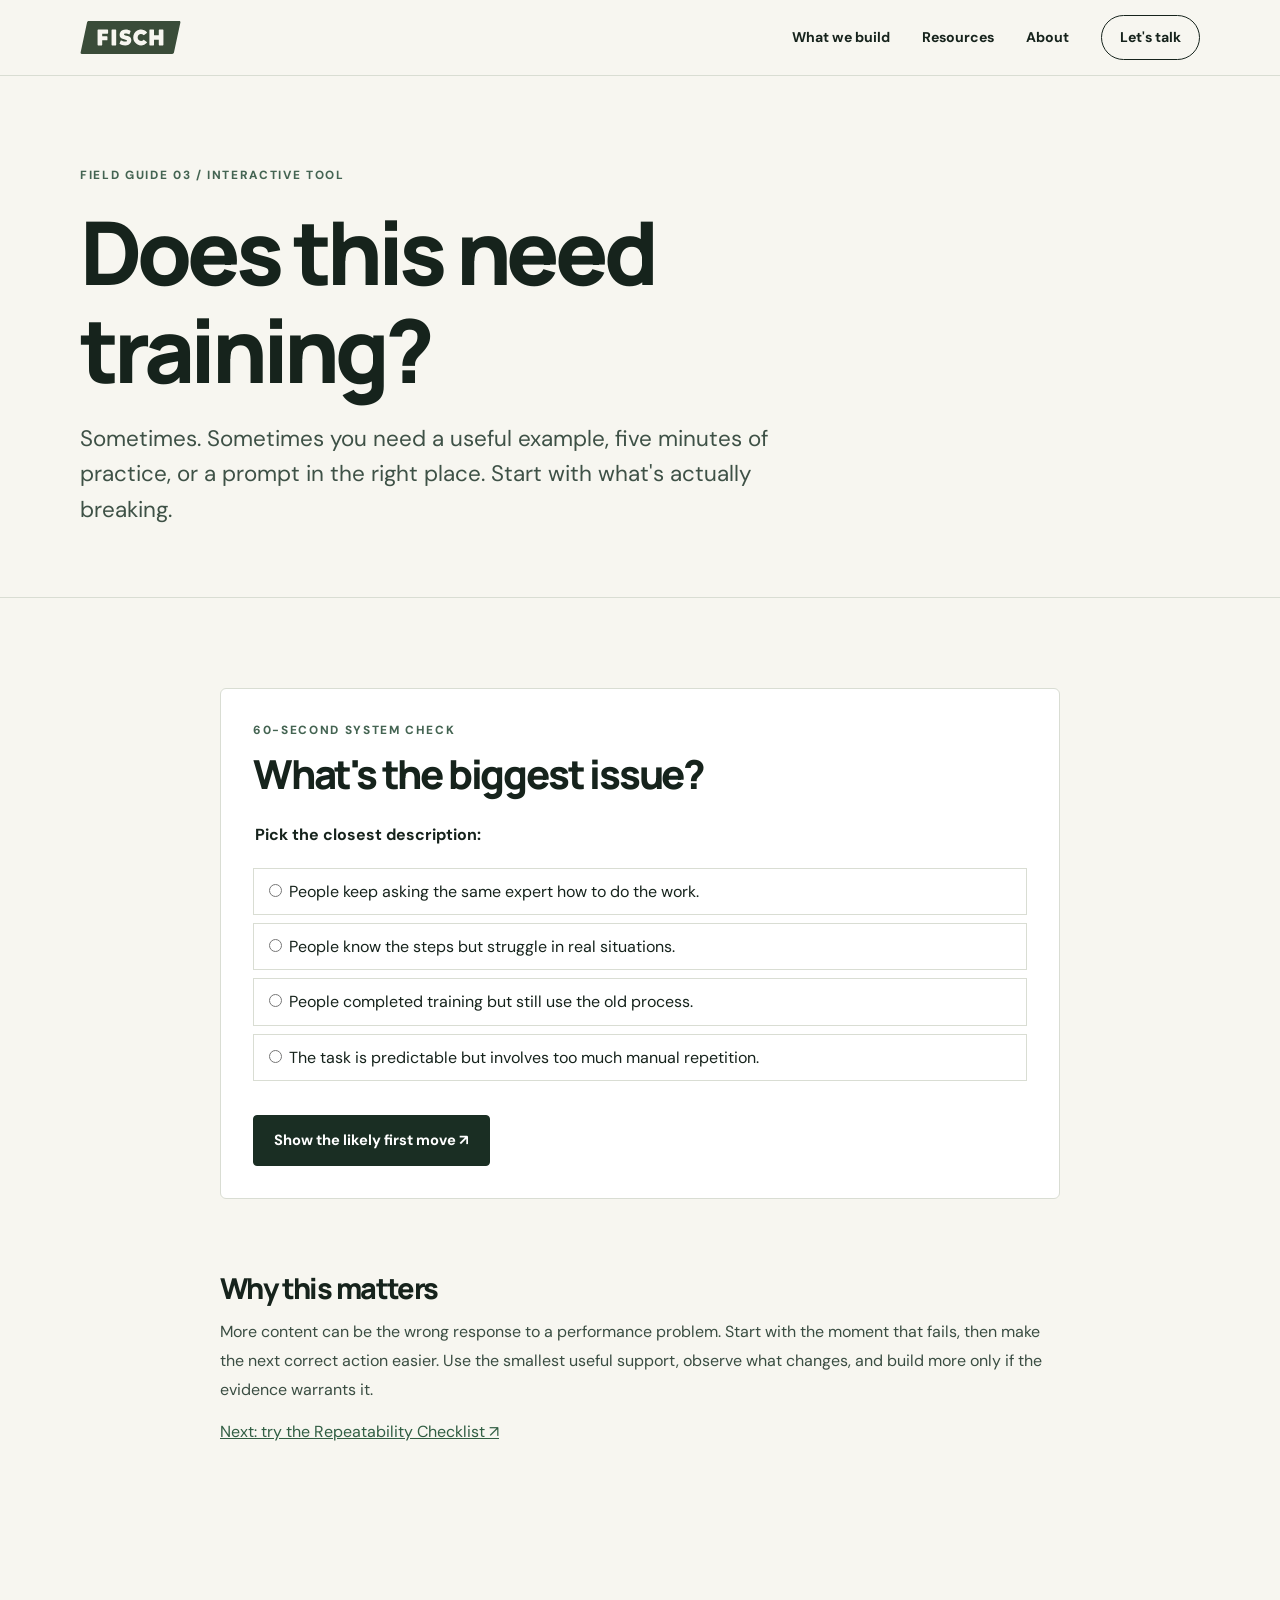
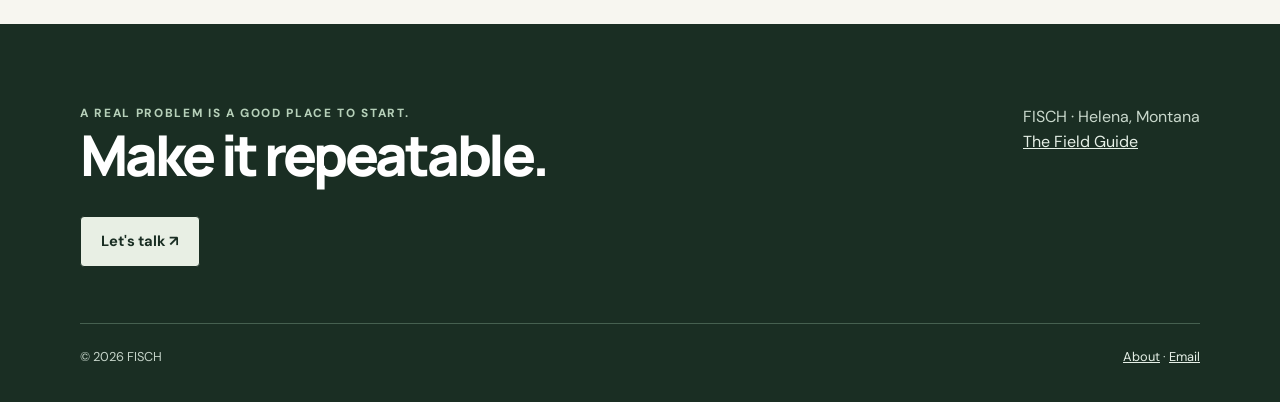
<file: resources/decision-tool/index.html>
<!doctype html><html lang="en"><head><meta charset="utf-8"><meta name="viewport" content="width=device-width, initial-scale=1"><title>Does This Need Training? | FISCH</title><meta name="description" content="A free interactive FISCH decision tool to find better performance interventions."><link rel="canonical" href="https://fisch.life/resources/decision-tool/"><link rel="icon" href="/assets/logos/fisch-logo-green.svg" type="image/svg+xml"><link rel="stylesheet" href="/v2.css"></head><body><header class="site-header"><div class="wrap top"><a class="brand" href="/" aria-label="FISCH home"><img src="/assets/logos/fisch-logo-green.svg" alt="FISCH"></a><button id="menu-toggle" class="menu-btn" type="button" aria-expanded="false" aria-controls="site-nav">Menu</button><nav id="site-nav" class="nav" aria-label="Main"><a href="/work/">What we build</a><a href="/resources/">Resources</a><a href="/about/">About</a><a class="nav-cta" href="mailto:hello@fisch.life?subject=FISCH%20%7C%20New%20project%20inquiry&amp;body=Hi%20Patrick%2C%0A%0AI'd%20like%20to%20discuss%20a%20potential%20FISCH%20project.%0A%0AMy%20organization%2Fteam%3A%0A%0AWhat%20we%20need%20people%20to%20do%20more%20consistently%3A%0A%0AWhat%20keeps%20breaking%20or%20getting%20re-explained%3A%0A%0AWhat%20a%20better%20outcome%20would%20look%20like%3A%0A%0ATimeline%20and%20best%20contact%3A%0A%0ASource%3A%20fisch.life%0A">Let's talk</a></nav></div></header>
<main><section class="page-hero"><div class="wrap"><p class="eyebrow">Field Guide 03 / Interactive tool</p><h1>Does this need training?</h1><p class="lead">Sometimes. Sometimes you need a useful example, five minutes of practice, or a prompt in the right place. Start with what's actually breaking.</p></div></section><hr class="rule">
<section class="section"><div class="wrap" style="max-width:840px"><form id="system-check" class="tool"><p class="eyebrow">60-second system check</p><h2 style="font-size:clamp(1.6rem,4vw,2.5rem);margin-top:12px">What's the biggest issue?</h2>
<fieldset><legend>Pick the closest description:</legend><label class="choice"><input type="radio" name="problem" value="know" required> People keep asking the same expert how to do the work.</label><label class="choice"><input type="radio" name="problem" value="practice"> People know the steps but struggle in real situations.</label><label class="choice"><input type="radio" name="problem" value="adoption"> People completed training but still use the old process.</label><label class="choice"><input type="radio" name="problem" value="repeat"> The task is predictable but involves too much manual repetition.</label></fieldset><button type="submit" class="btn">Show the likely first move ↗</button>
<div id="system-result" class="tool-result" role="status" aria-live="polite"><p class="eyebrow">Suggested first move</p><h3></h3><p style="margin:13px 0"></p><p class="micro">This is a starting hypothesis, not a full diagnosis. Test it with the people doing the work.</p><a href="mailto:hello@fisch.life?subject=FISCH%20%7C%20Does%20This%20Need%20Training%3F%20follow-up&amp;body=Hi%20Patrick%2C%0A%0AI%20used%20the%20FISCH%20training%20decision%20tool%20and%20would%20like%20to%20discuss%20the%20best%20way%20to%20support%20a%20behavior.%0A%0AMy%20biggest%20issue%3A%0A%0AThe%20specific%20task%20or%20moment%20that%20breaks%3A%0A%0AWhat%20we%20have%20already%20tried%3A%0A%0AThe%20outcome%20we%20want%3A%0A%0ACompany%20and%20preferred%20contact%3A%0A%0ASource%3A%20FISCH%20Field%20Guide%2003%20%E2%80%94%20Does%20This%20Need%20Training%3F%0A" class="btn secondary" style="margin-top:16px">Explore a real example ↗</a></div></form>
<div class="article" style="width:100%;padding-top:30px"><h2>Why this matters</h2><p>More content can be the wrong response to a performance problem. Start with the moment that fails, then make the next correct action easier. Use the smallest useful support, observe what changes, and build more only if the evidence warrants it.</p><a href="/resources/repeatability-checklist/">Next: try the Repeatability Checklist ↗</a></div></div></section></main><footer class="footer"><div class="wrap"><div class="footer-main"><div><p class="eyebrow" style="color:#b6d0b9">A real problem is a good place to start.</p><h2>Make it repeatable.</h2><div class="actions"><a class="btn" style="background:#e8efe4;color:#1a2e23" href="mailto:hello@fisch.life?subject=FISCH%20%7C%20New%20project%20inquiry&amp;body=Hi%20Patrick%2C%0A%0AI'd%20like%20to%20discuss%20a%20potential%20FISCH%20project.%0A%0AMy%20organization%2Fteam%3A%0A%0AWhat%20we%20need%20people%20to%20do%20more%20consistently%3A%0A%0AWhat%20keeps%20breaking%20or%20getting%20re-explained%3A%0A%0AWhat%20a%20better%20outcome%20would%20look%20like%3A%0A%0ATimeline%20and%20best%20contact%3A%0A%0ASource%3A%20fisch.life%0A">Let's talk ↗</a></div></div><p>FISCH · Helena, Montana<br><a href="/resources/">The Field Guide</a></p></div><div class="footer-bottom"><span>© 2026 FISCH</span><span><a href="/about/">About</a> · <a href="mailto:hello@fisch.life">Email</a></span></div></div></footer><script src="/site-v2.js" defer></script></body></html>
</file>
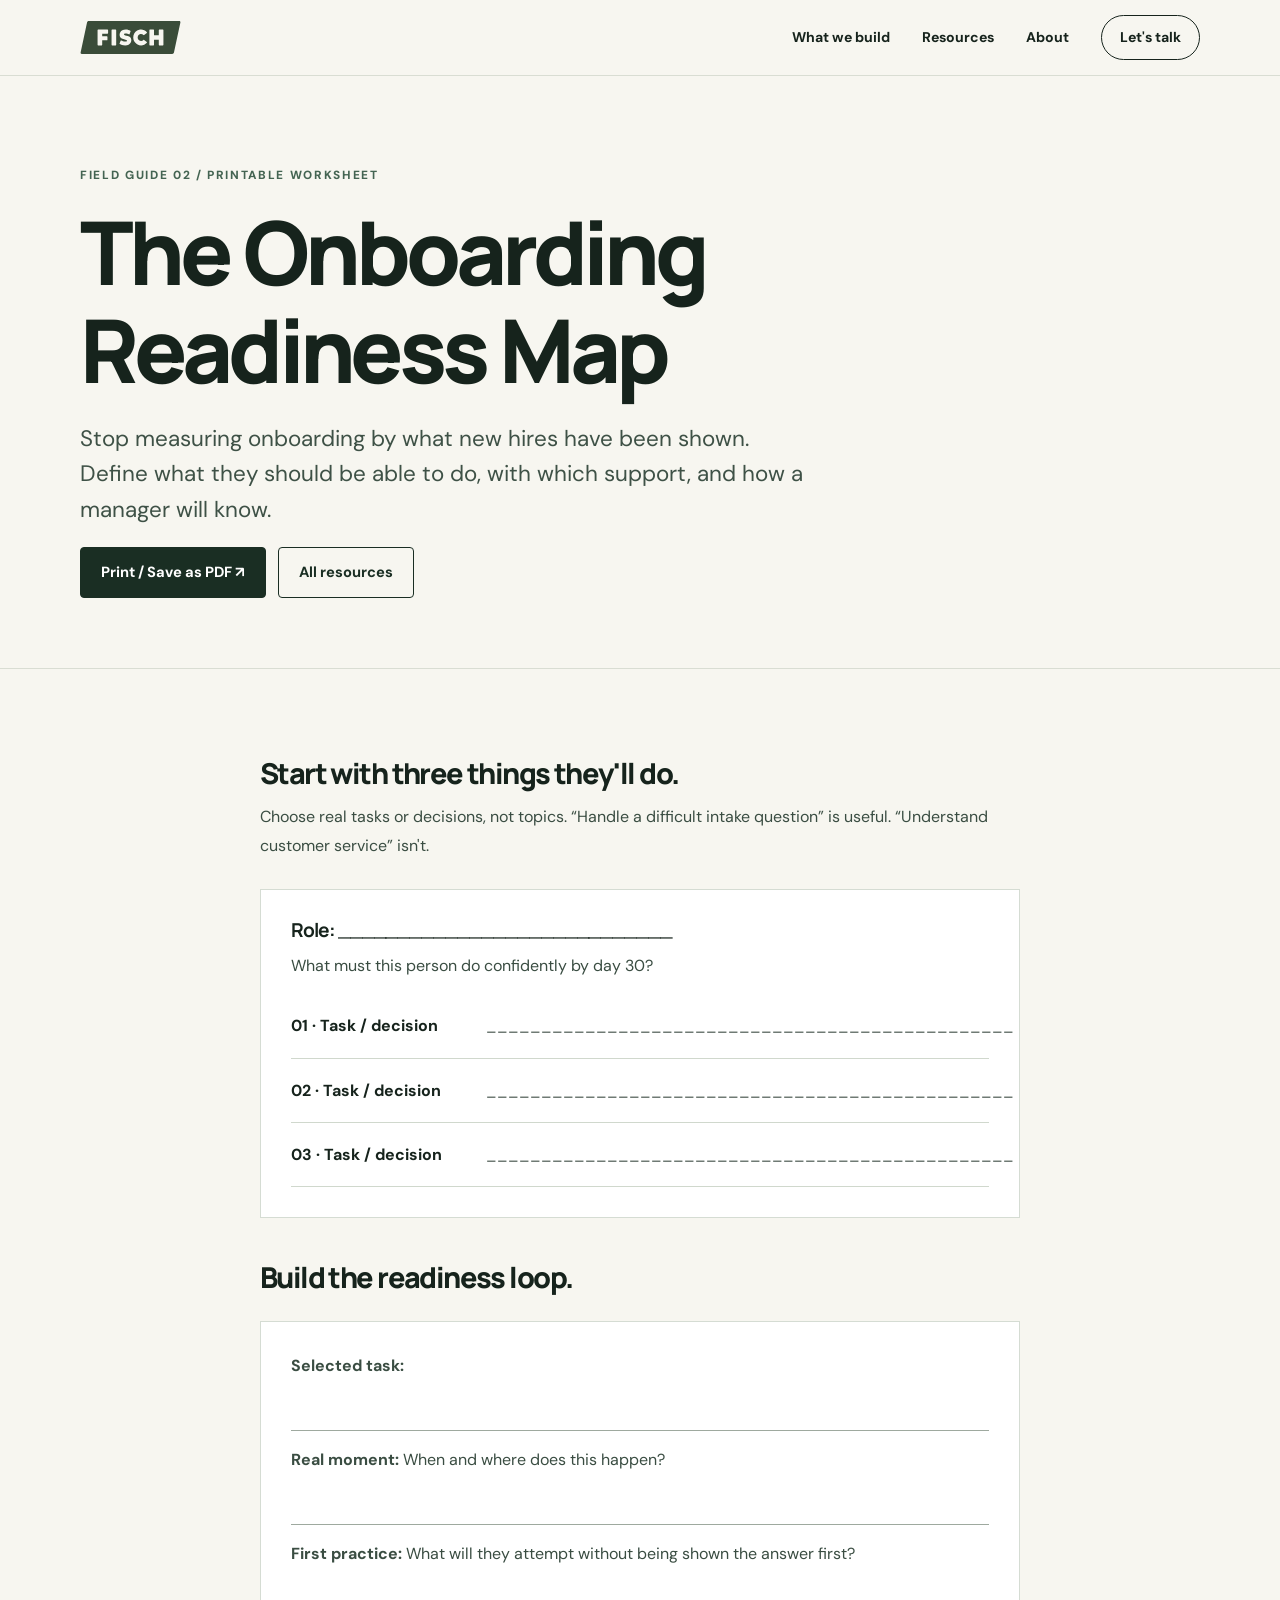
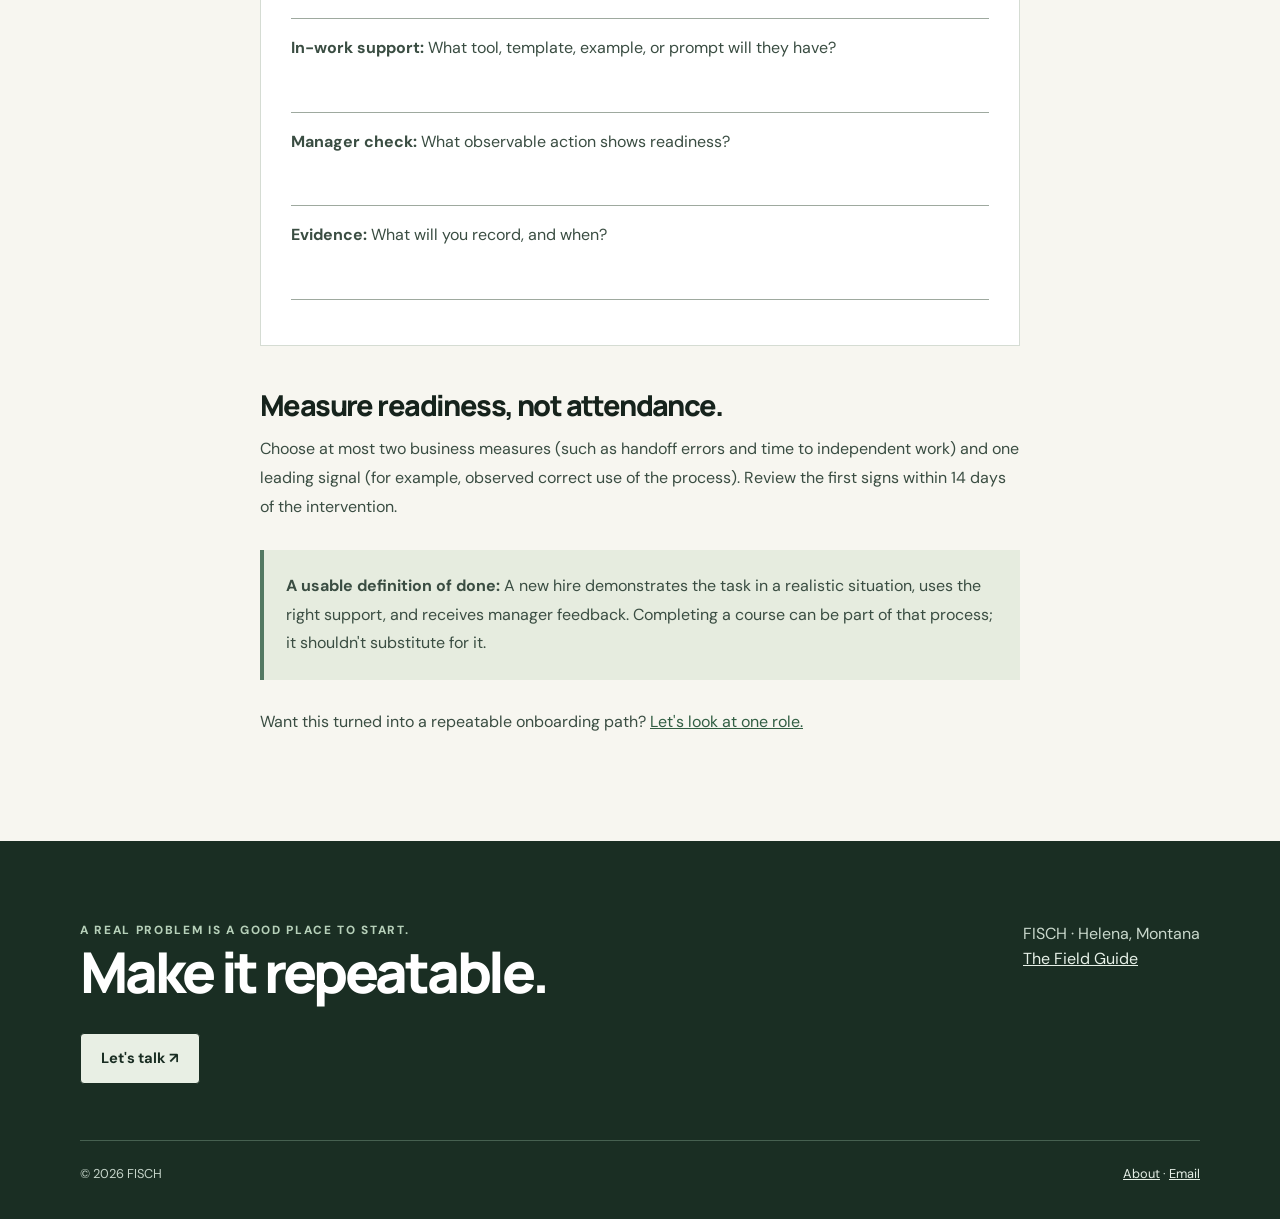
<file: resources/onboarding-readiness/index.html>
<!doctype html><html lang="en"><head><meta charset="utf-8"><meta name="viewport" content="width=device-width, initial-scale=1"><title>The Onboarding Readiness Map | FISCH</title><meta name="description" content="A practical onboarding worksheet for measurable new-hire readiness."><link rel="canonical" href="https://fisch.life/resources/onboarding-readiness/"><link rel="icon" href="/assets/logos/fisch-logo-green.svg" type="image/svg+xml"><link rel="stylesheet" href="/v2.css"></head><body><header class="site-header"><div class="wrap top"><a class="brand" href="/" aria-label="FISCH home"><img src="/assets/logos/fisch-logo-green.svg" alt="FISCH"></a><button id="menu-toggle" class="menu-btn" type="button" aria-expanded="false" aria-controls="site-nav">Menu</button><nav id="site-nav" class="nav" aria-label="Main"><a href="/work/">What we build</a><a href="/resources/">Resources</a><a href="/about/">About</a><a class="nav-cta" href="mailto:hello@fisch.life?subject=FISCH%20%7C%20New%20project%20inquiry&amp;body=Hi%20Patrick%2C%0A%0AI'd%20like%20to%20discuss%20a%20potential%20FISCH%20project.%0A%0AMy%20organization%2Fteam%3A%0A%0AWhat%20we%20need%20people%20to%20do%20more%20consistently%3A%0A%0AWhat%20keeps%20breaking%20or%20getting%20re-explained%3A%0A%0AWhat%20a%20better%20outcome%20would%20look%20like%3A%0A%0ATimeline%20and%20best%20contact%3A%0A%0ASource%3A%20fisch.life%0A">Let's talk</a></nav></div></header>
<main><section class="page-hero"><div class="wrap"><p class="eyebrow">Field Guide 02 / Printable worksheet</p><h1>The Onboarding Readiness Map</h1><p class="lead">Stop measuring onboarding by what new hires have been shown. Define what they should be able to do, with which support, and how a manager will know.</p><div class="resource-toolbar"><button class="btn" onclick="window.print()">Print / Save as PDF ↗</button><a class="btn secondary" href="/resources/">All resources</a></div></div></section><hr class="rule">
<article class="article"><h2>Start with three things they'll do.</h2><p>Choose real tasks or decisions, not topics. “Handle a difficult intake question” is useful. “Understand customer service” isn't.</p>
<div class="worksheet"><h3>Role: <span style="font-weight:400">____________________________</span></h3><p>What must this person do confidently by day 30?</p>
<div class="field-row"><b>01 · Task / decision</b><span>________________________________________________</span></div>
<div class="field-row"><b>02 · Task / decision</b><span>________________________________________________</span></div>
<div class="field-row"><b>03 · Task / decision</b><span>________________________________________________</span></div></div>
<h2>Build the readiness loop.</h2><div class="worksheet"><p><strong>Selected task:</strong></p><div class="write-line"></div><p><strong>Real moment:</strong> When and where does this happen?</p><div class="write-line"></div><p><strong>First practice:</strong> What will they attempt without being shown the answer first?</p><div class="write-line"></div><p><strong>In-work support:</strong> What tool, template, example, or prompt will they have?</p><div class="write-line"></div><p><strong>Manager check:</strong> What observable action shows readiness?</p><div class="write-line"></div><p><strong>Evidence:</strong> What will you record, and when?</p><div class="write-line"></div></div>
<h2>Measure readiness, not attendance.</h2><p>Choose at most two business measures (such as handoff errors and time to independent work) and one leading signal (for example, observed correct use of the process). Review the first signs within 14 days of the intervention.</p>
<div class="callout"><p><strong>A usable definition of done:</strong> A new hire demonstrates the task in a realistic situation, uses the right support, and receives manager feedback. Completing a course can be part of that process; it shouldn't substitute for it.</p></div>
<p>Want this turned into a repeatable onboarding path? <a href="mailto:hello@fisch.life?subject=FISCH%20%7C%20Onboarding%20Readiness%20Map%20inquiry&amp;body=Hi%20Patrick%2C%0A%0AI%20used%20the%20Onboarding%20Readiness%20Map%20and%20would%20like%20to%20discuss%20improving%20role%20readiness.%0A%0ACompany%20or%20team%3A%0A%0ARole(s)%20we%20need%20to%20onboard%3A%0A%0AWhat%20new%20hires%20struggle%20to%20do%20independently%3A%0A%0AHow%20we%20currently%20know%20when%20someone%20is%20ready%3A%0A%0ADesired%20timing%3A%0A%0AName%20and%20preferred%20contact%3A%0A%0ASource%3A%20FISCH%20Field%20Guide%2002%20%E2%80%94%20Onboarding%20Readiness%20Map%0A">Let's look at one role.</a></p></article></main><footer class="footer"><div class="wrap"><div class="footer-main"><div><p class="eyebrow" style="color:#b6d0b9">A real problem is a good place to start.</p><h2>Make it repeatable.</h2><div class="actions"><a class="btn" style="background:#e8efe4;color:#1a2e23" href="mailto:hello@fisch.life?subject=FISCH%20%7C%20New%20project%20inquiry&amp;body=Hi%20Patrick%2C%0A%0AI'd%20like%20to%20discuss%20a%20potential%20FISCH%20project.%0A%0AMy%20organization%2Fteam%3A%0A%0AWhat%20we%20need%20people%20to%20do%20more%20consistently%3A%0A%0AWhat%20keeps%20breaking%20or%20getting%20re-explained%3A%0A%0AWhat%20a%20better%20outcome%20would%20look%20like%3A%0A%0ATimeline%20and%20best%20contact%3A%0A%0ASource%3A%20fisch.life%0A">Let's talk ↗</a></div></div><p>FISCH · Helena, Montana<br><a href="/resources/">The Field Guide</a></p></div><div class="footer-bottom"><span>© 2026 FISCH</span><span><a href="/about/">About</a> · <a href="mailto:hello@fisch.life">Email</a></span></div></div></footer><script src="/site-v2.js" defer></script></body></html>
</file>
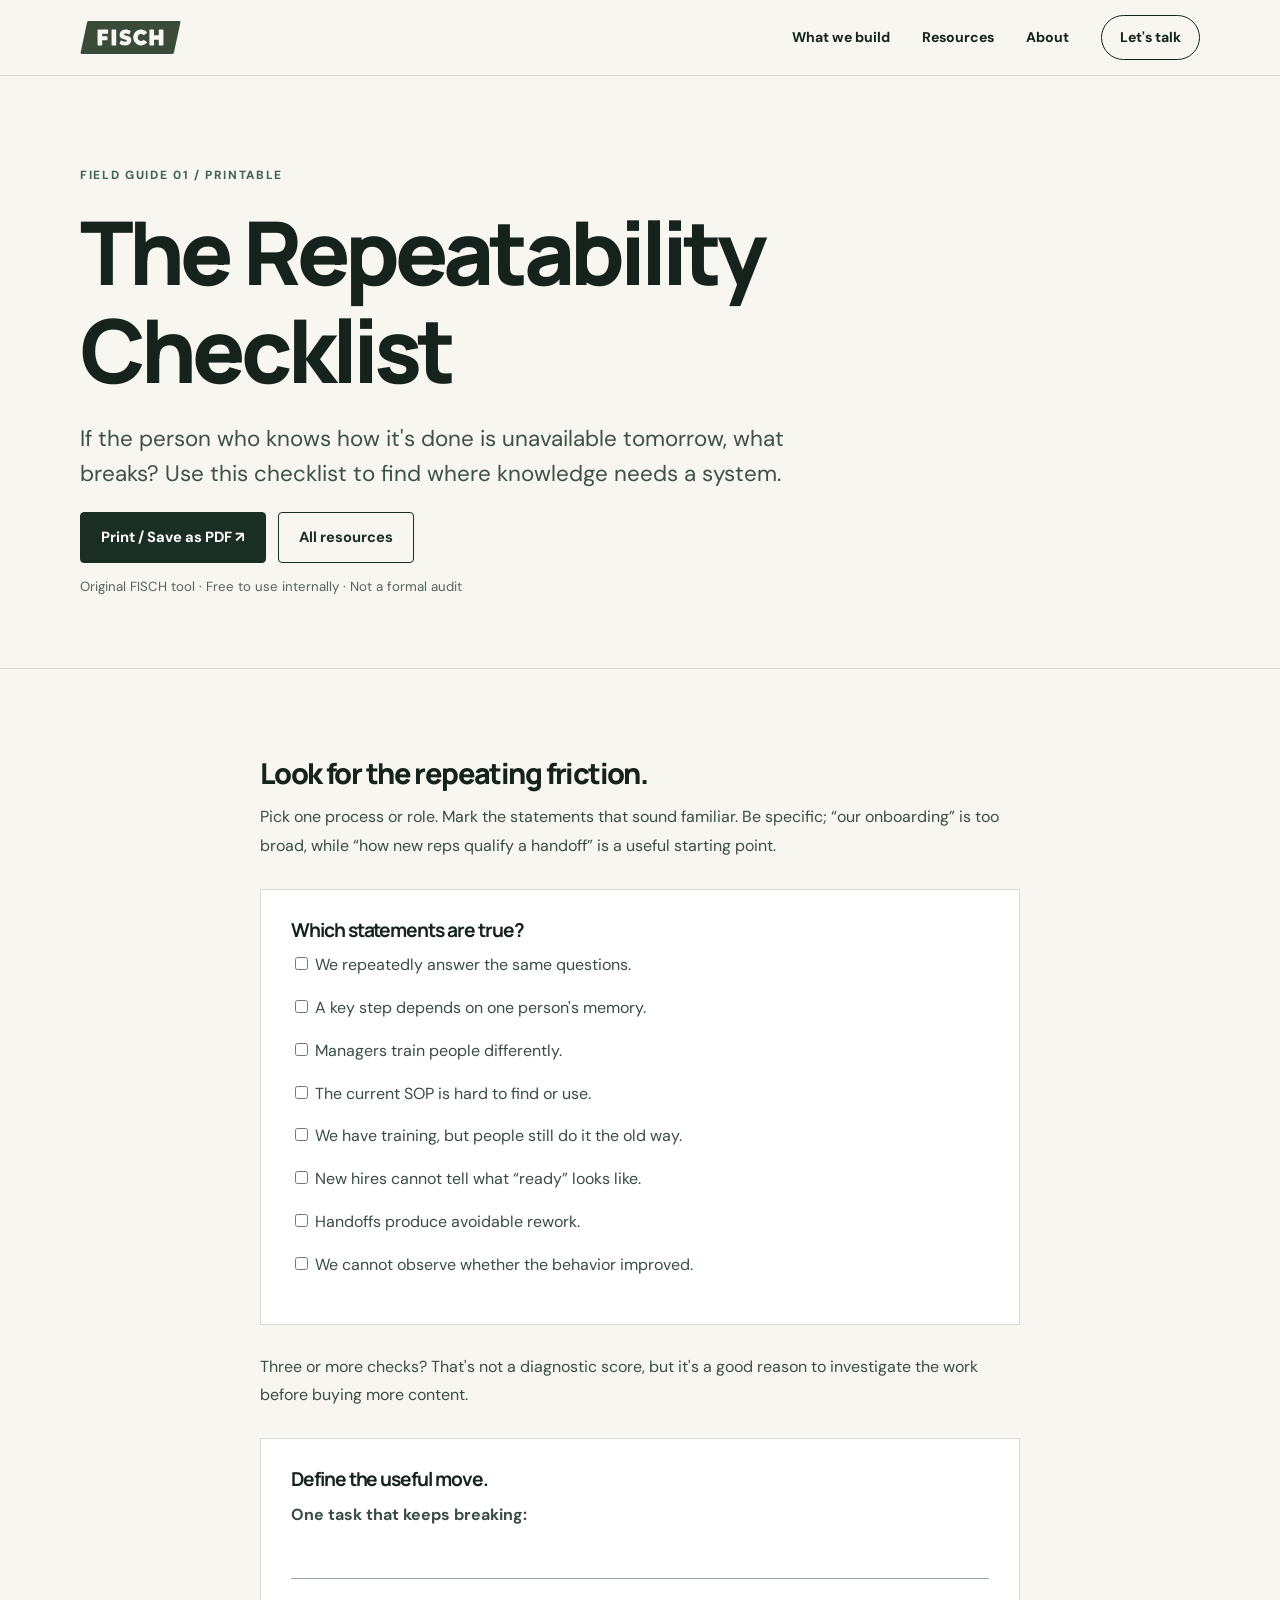
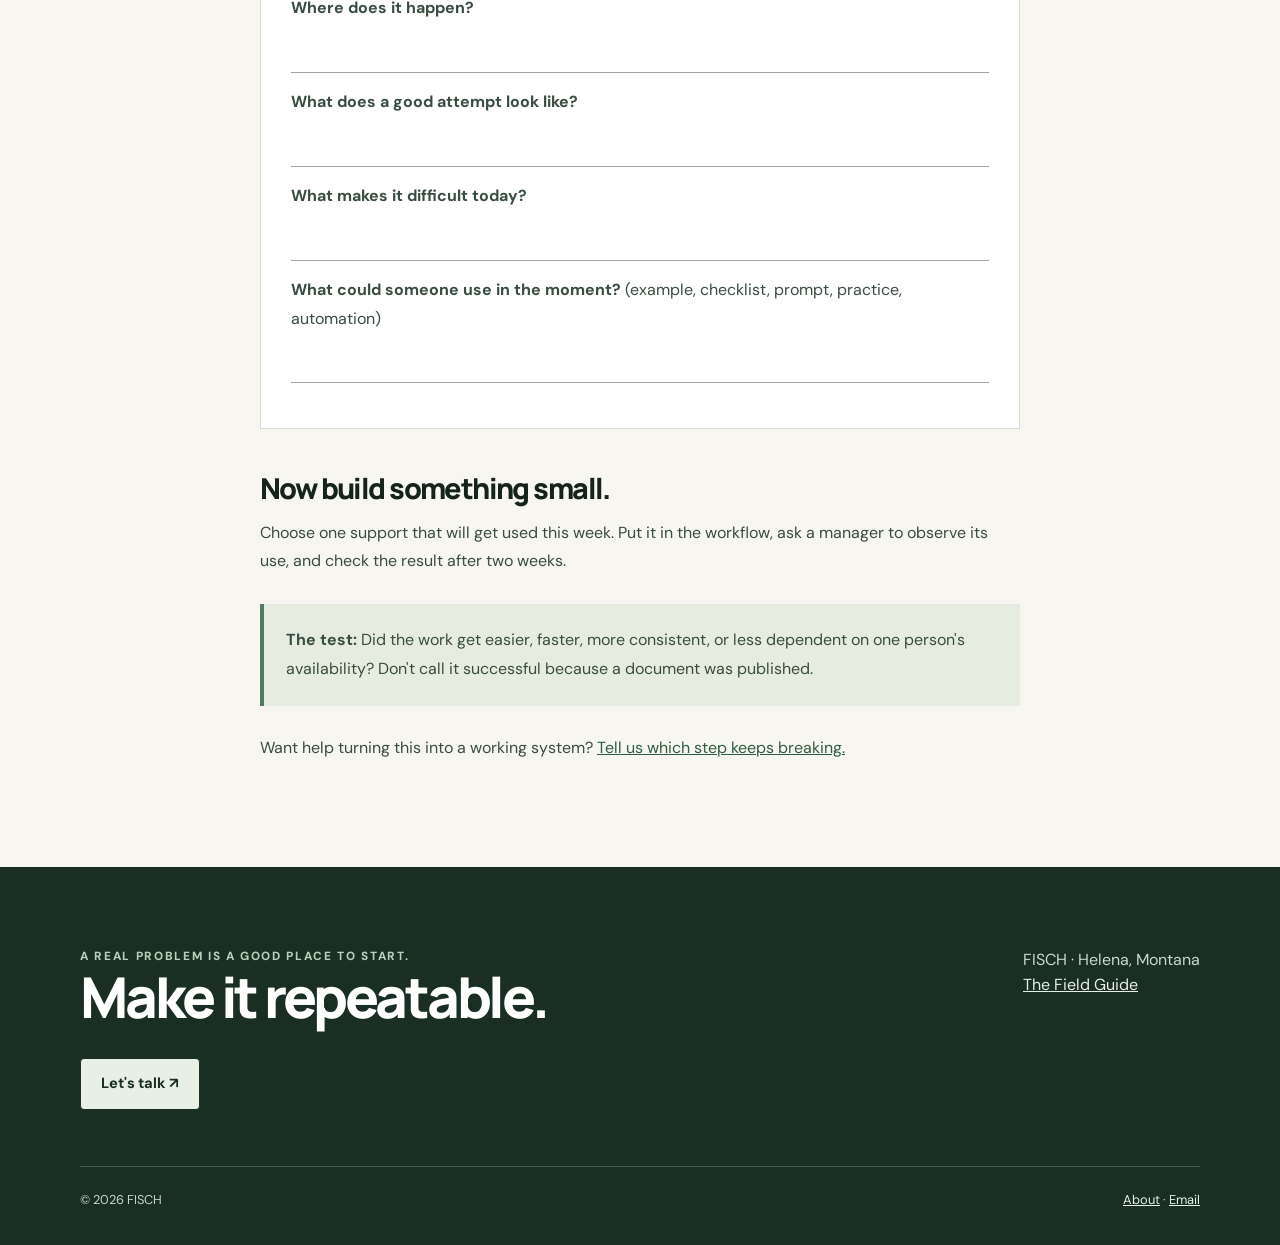
<file: resources/repeatability-checklist/index.html>
<!doctype html><html lang="en"><head><meta charset="utf-8"><meta name="viewport" content="width=device-width, initial-scale=1"><title>The Repeatability Checklist | FISCH</title><meta name="description" content="A free FISCH diagnostic to find and capture valuable work trapped in people's heads."><link rel="canonical" href="https://fisch.life/resources/repeatability-checklist/"><link rel="icon" href="/assets/logos/fisch-logo-green.svg" type="image/svg+xml"><link rel="stylesheet" href="/v2.css"></head><body><header class="site-header"><div class="wrap top"><a class="brand" href="/" aria-label="FISCH home"><img src="/assets/logos/fisch-logo-green.svg" alt="FISCH"></a><button id="menu-toggle" class="menu-btn" type="button" aria-expanded="false" aria-controls="site-nav">Menu</button><nav id="site-nav" class="nav" aria-label="Main"><a href="/work/">What we build</a><a href="/resources/">Resources</a><a href="/about/">About</a><a class="nav-cta" href="mailto:hello@fisch.life?subject=FISCH%20%7C%20New%20project%20inquiry&amp;body=Hi%20Patrick%2C%0A%0AI'd%20like%20to%20discuss%20a%20potential%20FISCH%20project.%0A%0AMy%20organization%2Fteam%3A%0A%0AWhat%20we%20need%20people%20to%20do%20more%20consistently%3A%0A%0AWhat%20keeps%20breaking%20or%20getting%20re-explained%3A%0A%0AWhat%20a%20better%20outcome%20would%20look%20like%3A%0A%0ATimeline%20and%20best%20contact%3A%0A%0ASource%3A%20fisch.life%0A">Let's talk</a></nav></div></header>
<main><section class="page-hero"><div class="wrap"><p class="eyebrow">Field Guide 01 / Printable</p><h1>The Repeatability Checklist</h1><p class="lead">If the person who knows how it's done is unavailable tomorrow, what breaks? Use this checklist to find where knowledge needs a system.</p><div class="resource-toolbar"><button class="btn" onclick="window.print()">Print / Save as PDF ↗</button><a class="btn secondary" href="/resources/">All resources</a></div><p class="micro" style="margin-top:14px">Original FISCH tool · Free to use internally · Not a formal audit</p></div></section><hr class="rule">
<article class="article"><h2>Look for the repeating friction.</h2><p>Pick one process or role. Mark the statements that sound familiar. Be specific; “our onboarding” is too broad, while “how new reps qualify a handoff” is a useful starting point.</p>
<div class="worksheet"><h3>Which statements are true?</h3><p><label><input type="checkbox"> We repeatedly answer the same questions.</label></p><p><label><input type="checkbox"> A key step depends on one person's memory.</label></p><p><label><input type="checkbox"> Managers train people differently.</label></p><p><label><input type="checkbox"> The current SOP is hard to find or use.</label></p><p><label><input type="checkbox"> We have training, but people still do it the old way.</label></p><p><label><input type="checkbox"> New hires cannot tell what “ready” looks like.</label></p><p><label><input type="checkbox"> Handoffs produce avoidable rework.</label></p><p><label><input type="checkbox"> We cannot observe whether the behavior improved.</label></p></div>
<p>Three or more checks? That's not a diagnostic score, but it's a good reason to investigate the work before buying more content.</p>
<div class="worksheet"><h3>Define the useful move.</h3><p><strong>One task that keeps breaking:</strong></p><div class="write-line"></div><p><strong>Where does it happen?</strong></p><div class="write-line"></div><p><strong>What does a good attempt look like?</strong></p><div class="write-line"></div><p><strong>What makes it difficult today?</strong></p><div class="write-line"></div><p><strong>What could someone use in the moment?</strong> (example, checklist, prompt, practice, automation)</p><div class="write-line"></div></div>
<h2>Now build something small.</h2><p>Choose one support that will get used this week. Put it in the workflow, ask a manager to observe its use, and check the result after two weeks.</p><div class="callout"><p><strong>The test:</strong> Did the work get easier, faster, more consistent, or less dependent on one person's availability? Don't call it successful because a document was published.</p></div>
<p>Want help turning this into a working system? <a href="mailto:hello@fisch.life?subject=FISCH%20%7C%20Repeatability%20Checklist%20inquiry&amp;body=Hi%20Patrick%2C%0A%0AI%20used%20the%20FISCH%20Repeatability%20Checklist%20and%20would%20like%20to%20discuss%20making%20a%20process%20easier%20to%20repeat.%0A%0AOrganization%20or%20team%3A%0A%0AThe%20task%20or%20process%20that%20keeps%20getting%20re-explained%3A%0A%0AWhere%20the%20process%20breaks%20today%3A%0A%0AWhat%20a%20better%20outcome%20would%20look%20like%3A%0A%0AName%20and%20preferred%20contact%3A%0A%0ASource%3A%20FISCH%20Field%20Guide%2001%20%E2%80%94%20Repeatability%20Checklist%0A">Tell us which step keeps breaking.</a></p></article></main><footer class="footer"><div class="wrap"><div class="footer-main"><div><p class="eyebrow" style="color:#b6d0b9">A real problem is a good place to start.</p><h2>Make it repeatable.</h2><div class="actions"><a class="btn" style="background:#e8efe4;color:#1a2e23" href="mailto:hello@fisch.life?subject=FISCH%20%7C%20New%20project%20inquiry&amp;body=Hi%20Patrick%2C%0A%0AI'd%20like%20to%20discuss%20a%20potential%20FISCH%20project.%0A%0AMy%20organization%2Fteam%3A%0A%0AWhat%20we%20need%20people%20to%20do%20more%20consistently%3A%0A%0AWhat%20keeps%20breaking%20or%20getting%20re-explained%3A%0A%0AWhat%20a%20better%20outcome%20would%20look%20like%3A%0A%0ATimeline%20and%20best%20contact%3A%0A%0ASource%3A%20fisch.life%0A">Let's talk ↗</a></div></div><p>FISCH · Helena, Montana<br><a href="/resources/">The Field Guide</a></p></div><div class="footer-bottom"><span>© 2026 FISCH</span><span><a href="/about/">About</a> · <a href="mailto:hello@fisch.life">Email</a></span></div></div></footer><script src="/site-v2.js" defer></script></body></html>
</file>
<file: v2.css>
@import url('https://fonts.googleapis.com/css2?family=DM+Sans:wght@400;500;600;700&family=Manrope:wght@400;500;600;700;800&display=swap');
:root{--ink:#16231c;--muted:#55635b;--paper:#f7f6f0;--white:#fff;--sage:#dae3d8;--forest:#1a2e23;--green:#537962;--line:#d9ddd3;--orange:#c16d42;--max:1120px}
*{box-sizing:border-box}html{scroll-behavior:smooth}body{margin:0;background:var(--paper);color:var(--ink);font:16px/1.58 'DM Sans',Arial,sans-serif;-webkit-font-smoothing:antialiased}a{color:inherit}a:hover{color:#386148}img{max-width:100%;display:block}button,input,textarea{font:inherit}h1,h2,h3,p{margin:0}h1,h2,h3{font-family:Manrope,'Helvetica Neue',Arial,sans-serif;letter-spacing:-.055em;line-height:1.12}h1{font-size:clamp(3.3rem,8vw,7.3rem);font-weight:800}h2{font-size:clamp(2.1rem,4.4vw,4rem);font-weight:800}h3{font-size:clamp(1.3rem,2vw,1.6rem);font-weight:700}.wrap{width:min(var(--max),calc(100% - 48px));margin-inline:auto}.site-header{position:sticky;top:0;background:rgba(247,246,240,.97);border-bottom:1px solid var(--line);z-index:50;backdrop-filter:blur(12px)}.top{height:75px;display:flex;align-items:center;justify-content:space-between;gap:24px}.brand img{width:101px;height:auto}.brand{display:inline-flex}.nav{display:flex;align-items:center;gap:32px}.nav a{text-decoration:none;font-size:.88rem;font-weight:700}.nav .nav-cta{border:1px solid var(--ink);padding:10px 18px;border-radius:100px}.menu-btn{display:none;border:1px solid var(--ink);border-radius:40px;background:transparent;color:var(--ink);padding:9px 18px;font-weight:700}.eyebrow{font-size:.74rem;text-transform:uppercase;letter-spacing:.14em;font-weight:800;color:#446452}.hero{padding:clamp(72px,9vw,132px) 0 100px}.hero .intro{max-width:900px}.hero h1{max-width:1000px;margin:24px 0}.hero h1 em{font-style:normal;color:#547962}.lead{font-size:clamp(1.14rem,2.2vw,1.4rem);line-height:1.58;max-width:730px;color:#3e5146}.actions{display:flex;gap:12px;align-items:center;flex-wrap:wrap;margin-top:30px}.btn{display:inline-flex;align-items:center;justify-content:center;gap:10px;border:1px solid var(--forest);border-radius:4px;padding:13px 20px;background:var(--forest);color:#fff;text-decoration:none;font-weight:700;font-size:.92rem;cursor:pointer}.btn:hover{background:#365544;color:#fff}.btn.secondary{background:transparent;color:var(--forest)}.btn.secondary:hover{background:var(--sage);color:var(--ink)}.rule{border:0;border-top:1px solid var(--line);margin:0}.section{padding:90px 0}.section-head{display:flex;align-items:start;justify-content:space-between;gap:32px;margin-bottom:40px}.section-head .section-note{max-width:350px;color:var(--muted)}.section-head h2{max-width:650px;margin:14px 0 0}.transformation{background:var(--forest);color:#f5f4ec;padding:64px 0}.transformation h2{max-width:650px}.transformation .eyebrow{color:#b6d0b9}.trans-row{display:grid;grid-template-columns:1fr 66px 1fr;gap:20px;align-items:center;margin-top:48px}.trans-panel{background:#253b2f;border:1px solid #456150;border-radius:8px;padding:28px;min-height:210px}.trans-panel strong{display:block;font-size:1.13rem;margin:10px 0}.trans-panel p{color:#c5d3ca}.trans-arrow{text-align:center;color:#c2d3c5;font-size:2rem}.problem-grid{display:grid;grid-template-columns:repeat(3,minmax(0,1fr));gap:22px}.problem{border-top:2px solid var(--forest);padding:24px 0}.problem p{color:var(--muted);margin-top:13px}.paper-grid{display:grid;grid-template-columns:repeat(3,minmax(0,1fr));gap:16px}.paper{padding:28px;background:var(--white);border:1px solid var(--line);border-radius:4px;display:flex;flex-direction:column;min-height:295px}.paper:hover{border-color:#899c8c}.paper .tag{font-size:.7rem;text-transform:uppercase;letter-spacing:.11em;color:#587360;font-weight:800}.paper h3{margin:26px 0 12px}.paper p{color:var(--muted);font-size:.91rem}.paper a{margin-top:auto;padding-top:25px;text-decoration:underline;text-underline-offset:4px;font-weight:700;font-size:.9rem}.band{background:#e2e9dd;padding:80px 0}.band .band-inner{display:grid;grid-template-columns:1.1fr .9fr;gap:65px;align-items:start}.band p{margin:18px 0;color:#3c4f43}.band a{font-weight:800}.services{display:grid;grid-template-columns:1fr 1fr;gap:0;border-top:1px solid var(--line);margin-top:35px}.service{padding:32px 20px 32px 0;border-bottom:1px solid var(--line)}.service p{margin-top:10px;color:var(--muted)}.service .num{display:block;font-size:.71rem;letter-spacing:.1em;color:var(--green);font-weight:800;margin-bottom:13px}.quote{font:700 clamp(1.35rem,2.7vw,2.4rem)/1.35 Manrope,sans-serif;letter-spacing:-.045em;max-width:890px}.proof{padding:68px 0;border-top:1px solid var(--line)}.proof p{font-size:.9rem;color:var(--muted);max-width:760px;margin-top:17px}.smallcaps{text-transform:uppercase;letter-spacing:.12em;font-size:.75rem;font-weight:800}.footer{background:var(--forest);color:#fff;padding:62px 0 35px}.footer-main{display:flex;justify-content:space-between;gap:32px;align-items:start}.footer h2{max-width:600px}.footer p{color:#c9d8cc;margin-top:18px}.footer a{color:#e6f0e7}.footer-bottom{border-top:1px solid #466050;margin-top:56px;padding-top:23px;display:flex;justify-content:space-between;gap:16px;flex-wrap:wrap;font-size:.8rem;color:#c5d4c9}.page-hero{padding:90px 0 70px}.page-hero h1{font-size:clamp(2.8rem,7vw,5.5rem);max-width:860px;margin:17px 0 22px}.page-hero p.lead{max-width:730px}.article{width:min(760px,calc(100% - 48px));margin:0 auto;padding:45px 0 90px}.article h2{margin:43px 0 14px;font-size:1.8rem}.article h3{margin:26px 0 10px;font-size:1.2rem}.article p,.article li{line-height:1.8;color:#3a4d42;margin-bottom:14px}.article ul,.article ol{padding-left:21px}.article a{color:#315e43}.article .callout{background:#e6ecdf;border-left:4px solid #537962;padding:22px;margin:28px 0}.article .callout p:last-child{margin:0}.article .sources{border-top:1px solid var(--line);padding-top:23px;margin-top:40px;font-size:.9rem}.field-row{display:flex;gap:20px;padding:19px 0;border-bottom:1px solid #d0d8cd;align-items:start}.field-row b{width:175px;flex-shrink:0}.field-row span{flex:1;color:var(--muted)}.worksheet{background:white;border:1px solid #d5dcd3;padding:30px;margin:28px 0}.worksheet h3{margin-top:0}.write-line{border-bottom:1px solid #9ea99f;min-height:36px;margin:8px 0 15px}.resource-toolbar{display:flex;gap:12px;flex-wrap:wrap;align-items:center;margin:20px 0 0}.tool{padding:32px;background:#fff;border:1px solid var(--line);border-radius:6px}.tool fieldset{border:0;padding:0;margin:26px 0}.tool legend{font-weight:700;margin-bottom:12px}.tool label.choice{display:block;margin:8px 0;padding:10px;border:1px solid var(--line);cursor:pointer}.tool label.choice:has(input:checked){background:#e2e9dd;border-color:#65816c}.tool-result{padding:22px;background:#dce7dc;margin-top:22px;display:none}.tool-result.show{display:block}.card-link{text-decoration:none}.visually-hidden{position:absolute;left:-9999px;width:1px;height:1px;overflow:hidden}.micro{font-size:.83rem;color:var(--muted)}.resource-list{display:grid;grid-template-columns:repeat(3,1fr);gap:16px}.resource-list article{background:white;border:1px solid var(--line);padding:26px;display:flex;flex-direction:column;min-height:280px}.resource-list h3{margin:20px 0 10px}.resource-list p{color:var(--muted);font-size:.9rem}.resource-list a{font-weight:700;margin-top:auto;padding-top:24px;text-underline-offset:4px}.resource-list .tag{font-size:.72rem;text-transform:uppercase;letter-spacing:.1em;color:var(--green);font-weight:800}.meta-line{display:flex;gap:14px;flex-wrap:wrap;color:var(--muted);font-size:.82rem;margin-top:22px}.frame{background:white;border:1px solid var(--line);padding:28px;margin:35px 0}.frame .mono{font-family:monospace;font-size:.86rem;background:#e5ebe4;padding:14px;margin:13px 0}.divider{height:1px;background:var(--line);margin:18px 0}.status-note{background:#f1e8dd;border-left:4px solid #b78252;padding:18px;margin:25px 0}.status-note p{margin:0}.video-shell{background:#253c2e;color:white;min-height:220px;display:flex;align-items:center;justify-content:center;text-align:center;padding:30px}.video-shell p{color:#d9e8dc}.nav-highlight{color:#315c41}.editor-help{background:#e5e9e0;padding:20px;margin:28px 0}.editor-help a{display:inline-block;margin:8px 16px 0 0}
@media(max-width:820px){.wrap{width:min(var(--max),calc(100% - 36px))}.nav{display:none;position:absolute;top:75px;left:0;right:0;background:var(--paper);border-bottom:1px solid var(--line);padding:22px 18px 25px;flex-direction:column;align-items:stretch;gap:0}.nav.open{display:flex}.nav a{padding:12px 0}.nav .nav-cta{margin-top:12px;text-align:center}.menu-btn{display:block}.hero{padding:70px 0}.section{padding:65px 0}.section-head{display:block}.section-head .section-note{margin-top:20px}.trans-row{grid-template-columns:1fr;gap:12px}.trans-arrow{transform:rotate(90deg)}.problem-grid,.paper-grid,.resource-list{grid-template-columns:1fr 1fr}.band .band-inner{grid-template-columns:1fr;gap:20px}.services{grid-template-columns:1fr}.footer-main{display:block}.footer-main .actions{margin-top:25px}}
@media(max-width:550px){h1{font-size:clamp(2.9rem,13vw,4.6rem)}.page-hero h1{font-size:clamp(2.5rem,11vw,4rem)}.hero{padding:60px 0 70px}.problem-grid,.paper-grid,.resource-list{grid-template-columns:1fr}.paper{min-height:240px}.field-row{display:block}.field-row b{display:block;width:auto;margin-bottom:8px}.worksheet{padding:20px}.section-head{margin-bottom:25px}.top{height:68px}.nav{top:68px}.footer{padding-top:55px}}
@media(prefers-reduced-motion:reduce){html{scroll-behavior:auto}}
@media print{.site-header,.footer,.resource-toolbar,.actions,.no-print{display:none!important}body{background:white;color:black}.article{width:100%;padding:0}.worksheet{break-inside:avoid}.page-hero{padding:10px 0}h1{font-size:2.4rem!important}}

/* Keep the About page readable as a two-column editorial spread. */
.section .band-inner{display:grid;grid-template-columns:1.1fr .9fr;gap:65px;align-items:start}
@media(max-width:820px){.section .band-inner{display:block}.section .band-inner>div+div{margin-top:28px}}

/* Original FISCH artwork, deliberately integrated rather than decorative. */
.trans-image{width:100%;height:auto;aspect-ratio:4/3;object-fit:contain;display:block;margin:20px auto 14px;max-height:290px}
.trans-panel{min-width:0}
.trans-panel strong{margin-top:18px}
@media(max-width:820px){.trans-image{max-height:245px}}

/* Work page: show real FISCH concept artwork at useful scale. */
.system-preview{margin:0;background:#e6ebdf;border:1px solid var(--line);border-radius:6px;padding:24px 30px 17px}
.system-preview img{max-width:100%;width:100%;height:360px;object-fit:contain}
.system-preview figcaption{font-size:.8rem;color:#58695e;text-align:center;padding-top:8px}
@media(max-width:550px){.system-preview{padding:10px 10px 14px}.system-preview img{height:270px}}

/* FISCH Motion & Interaction System — purposefully light, native, accessible. */
a:focus-visible,button:focus-visible,input:focus-visible,textarea:focus-visible,summary:focus-visible{outline:3px solid #b5703e;outline-offset:4px}
[data-reveal]{opacity:1;transform:none}
@media (prefers-reduced-motion:no-preference){
  .motion-ready [data-reveal]{opacity:0;transform:translateY(24px);transition:opacity .65s ease,transform .7s cubic-bezier(.2,.8,.2,1)}
  .motion-ready [data-reveal].in-view{opacity:1;transform:translateY(0)}
  .trans-panel,.problem,.resource-list article,.paper,.btn,.system-preview{transition:transform .28s cubic-bezier(.2,.8,.2,1),box-shadow .28s ease,border-color .28s ease,background .28s ease}
}
@media (hover:hover) and (pointer:fine){
  .trans-panel:hover{transform:translateY(-6px);box-shadow:0 18px 28px rgba(0,0,0,.18);border-color:#85a38c}
  .problem:hover{border-top-color:var(--orange)}
  .resource-list article:hover,.paper:hover{transform:translateY(-5px);box-shadow:0 20px 44px rgba(22,35,28,.1);border-color:#a4b6a7}
  .resource-list article a:hover{text-decoration-thickness:2px}
  .btn:hover{transform:translateY(-2px)}
  .nav a:not(.nav-cta){position:relative}
  .nav a:not(.nav-cta)::after{content:"";position:absolute;bottom:7px;left:0;right:100%;height:1px;background:#4c6c56;transition:right .22s ease}
  .nav a:not(.nav-cta):hover::after{right:0}
}
.trans-panel,.demo-interaction,.readiness-score{position:relative;isolation:isolate}
.trans-panel::before,.demo-interaction::before,.readiness-score::before{content:"";position:absolute;inset:0;border-radius:inherit;pointer-events:none;background:radial-gradient(circle 220px at var(--pointer-x,50%) var(--pointer-y,50%),rgba(173,207,172,.13),transparent 80%);z-index:-1;opacity:0;transition:opacity .25s ease}
@media(hover:hover) and (pointer:fine){.trans-panel:hover::before,.demo-interaction:hover::before,.readiness-score:hover::before{opacity:1}}
/* Portrait module: branded fallback until a genuine portrait is supplied. */
.about-hero-grid{display:grid;grid-template-columns:minmax(0,1.2fr) minmax(260px,.65fr);gap:clamp(26px,6vw,80px);align-items:center}
.about-hero-grid h1{font-size:clamp(3rem,6.6vw,6rem)}
.founder-portrait{margin:0;min-width:0}
.portrait-surface{background:#d8e1d6;position:relative;overflow:hidden;aspect-ratio:4/5;box-shadow:14px 14px 0 #dde4d8}
.portrait-surface img.portrait-image{width:100%;height:100%;object-fit:cover;object-position:center 35%;position:absolute;inset:0;z-index:2}
.portrait-fallback{height:100%;display:flex;flex-direction:column;align-items:center;justify-content:center;background:radial-gradient(circle at 64% 28%,#e8f0e5,#bbccba 60%,#9fb5a3);padding:25px;text-align:center}
.portrait-fallback .mark{font:800 clamp(5rem,12vw,11rem)/1 Manrope,Arial,sans-serif;letter-spacing:-.12em;color:#385842}
.portrait-fallback .micro{margin-top:5px;color:#45634e}
.portrait-surface.has-photo .portrait-fallback{display:none}
.founder-portrait figcaption{font-size:.75rem;letter-spacing:.07em;text-transform:uppercase;color:#55675c;font-weight:700;margin-top:22px}
@media(max-width:780px){.about-hero-grid{grid-template-columns:1fr}.founder-portrait{max-width:360px}.about-hero-grid h1{font-size:clamp(2.9rem,10vw,4.7rem)}}
/* Live field-hand-off demonstration */
.demo-hero{padding-bottom:60px}.demo-stage{background:#1e3227;color:#f7f5ec;padding:65px 0 85px}
.demo-grid{display:grid;grid-template-columns:minmax(0,.85fr) minmax(0,1.15fr);gap:clamp(25px,6vw,80px);align-items:start}
.demo-context h2{font-size:clamp(2rem,3.4vw,3.3rem);margin:13px 0 20px}.demo-context>p{color:#c7d9cc;margin:0 0 22px}
.demo-context .eyebrow{color:#a7c5ad}
.scenario-brief{padding:23px;background:#30493a;border:1px solid #5a7962;border-radius:5px;margin:35px 0}
.scenario-brief p{color:#e7f1e8;margin:13px 0 0}
.brief-label{color:#b5d2bc;font-size:.75rem;letter-spacing:.08em;text-transform:uppercase;font-weight:800}
.demo-context .micro{font-size:.79rem;color:#a3b9a9}
.demo-interaction{border:1px solid #7a9381;border-radius:8px;background:#f8f8f2;color:#172c20;padding:clamp(22px,3.2vw,40px);box-shadow:0 24px 55px rgba(0,0,0,.18)}
.demo-interaction>section h3{font-size:clamp(1.5rem,2.2vw,2rem);margin-bottom:11px}
.demo-interaction>section>p{color:#526256;margin-bottom:20px}
.demo-interaction .eyebrow{color:#42614a}
.demo-topline{display:flex;justify-content:space-between;align-items:center;margin-bottom:35px;font-size:.73rem;font-weight:800;letter-spacing:.12em;color:#5a7461}
.demo-stepdot{display:flex;gap:7px}.demo-stepdot i{width:22px;height:5px;border-radius:5px;background:#cedace}.demo-stepdot i.on{background:#466d53}
.demo-choices{border:0;margin:0 0 25px;padding:0;display:grid;gap:12px}
.demo-choices label{display:block;border:1px solid #d3ded2;border-radius:6px;background:#fff;cursor:pointer;transition:background .15s,border .15s,transform .18s}
.demo-choices label:hover{background:#f2f6ee;border-color:#67866d;transform:translateX(3px)}
.demo-choices label:has(input:checked){border-color:#406f50;background:#e6efe2;box-shadow:inset 0 0 0 1px #406f50}
.demo-choices label span{display:flex;gap:17px;padding:16px;font-size:.94rem;line-height:1.55}
.demo-choices label b{font-size:.9rem;color:#356543}
.demo-choices input{position:absolute;opacity:0;width:1px;height:1px}
.demo-choices label:has(input:focus-visible){outline:3px solid #bd8346;outline-offset:3px}
.demo-interaction .btn:disabled{opacity:.55;cursor:not-allowed}
.demo-feedback{background:#e4ecdf;border-left:4px solid #598066;padding:22px 23px;margin-top:26px}
.demo-feedback h3{margin:9px 0}.demo-feedback p{margin:11px 0;color:#364f3e}.demo-feedback ol{padding-left:18px;margin:18px 0}.demo-feedback li{margin-bottom:9px}
.demo-feedback .btn{margin-top:14px}
.form-label{font-weight:800;display:block;margin:22px 0 9px}
#handoff-note{width:100%;resize:vertical;min-height:150px;border:1px solid #8fa695;border-radius:6px;padding:16px;line-height:1.55;margin-bottom:18px}
.manager-kit{margin-top:45px;background:#e4ebdf;padding:32px;display:grid;grid-template-columns:1fr 1fr;gap:24px;align-items:center}
.manager-kit h3{margin:12px 0}.manager-kit p{color:#526556}.manager-checks{display:grid;gap:10px}.manager-checks label{padding:9px 0;border-bottom:1px solid #c3d1c3;cursor:pointer}.manager-checks input{accent-color:#3c684b}
.manager-kit .actions{margin-top:0}
@media(max-width:900px){.demo-grid{grid-template-columns:1fr}.demo-context{max-width:720px}.manager-kit{grid-template-columns:1fr}.demo-interaction{max-width:780px}}
/* Presentable 30-minute employer briefing */
.briefing-steps{border-top:1px solid var(--line)}
.briefing-step{border-bottom:1px solid var(--line)}
.briefing-step summary{cursor:pointer;list-style:none;display:grid;grid-template-columns:70px minmax(0,1fr) 28px;align-items:center;gap:17px;padding:25px 10px;min-height:88px}
.briefing-step summary::-webkit-details-marker{display:none}
.briefing-step summary span:first-child{font-size:.78rem;color:#64806d;letter-spacing:.1em;font-weight:800}
.briefing-step summary strong{font:750 clamp(1.16rem,2.3vw,1.9rem)/1.35 Manrope,Arial,sans-serif;letter-spacing:-.035em}
.briefing-step .summary-plus{text-align:right;font-size:1.5rem;font-weight:500;transition:transform .25s}
.briefing-step[open] .summary-plus{transform:rotate(45deg)}
.briefing-step>div{padding:0 40px 26px 97px;max-width:810px}
.briefing-step>div p{margin-bottom:12px;line-height:1.7;color:#4a6050}
.briefing-step:hover{background:#eef2ea}
.briefing-check{display:grid;grid-template-columns:1fr .78fr;gap:22px;align-items:stretch}
.briefing-check>div{padding:34px;border:1px solid var(--line);background:white}
.briefing-check h3{margin-bottom:21px}
.briefing-check form{display:grid;gap:17px}
.briefing-check label{display:flex;gap:11px;cursor:pointer;align-items:start;line-height:1.45}
.briefing-check label input{margin-top:5px;accent-color:#41674d}
.readiness-score{background:#e1eade!important;border-color:#bdd2c1!important}
.score-number{font:800 clamp(4rem,7vw,6rem)/1.15 Manrope,Arial,sans-serif;letter-spacing:-.08em;margin:18px 0}
.score-number small{font-size:.38em;color:#819184}
.score-track{height:6px;border-radius:50px;background:#bbccbe;overflow:hidden;margin-bottom:20px}
#readiness-progress{height:100%;width:0;background:#3f7152;transition:width .25s}
#readiness-message{margin-bottom:20px;max-width:300px}
@media(max-width:760px){.briefing-check{grid-template-columns:1fr}.briefing-step summary{grid-template-columns:42px 1fr 20px;padding:22px 0}.briefing-step>div{padding:0 10px 25px 59px}.demo-stage{padding:55px 0}}
@media print{.demo-interaction .btn,.demo-feedback button,.briefing-steps .summary-plus{display:none!important}.demo-stage{background:white;color:black}.demo-context>p,.demo-context .micro{color:#333}.demo-interaction{box-shadow:none}.manager-kit{background:white;border:1px solid #bbb}.briefing-step>div{display:block}.briefing-step[open]>div{display:block}.briefing-step:not([open])>div{display:none}.score-number{font-size:3rem}}

/* Homepage Montana campaign: a compact editorial feature using existing FISCH tokens. */
.campaign-feature{background:#edf0e9;border-top:1px solid var(--line);border-bottom:1px solid var(--line);padding:36px 0}
.campaign-feature-inner{display:grid;grid-template-columns:minmax(0,1fr) auto;gap:36px;align-items:center}
.campaign-feature h2{font-size:clamp(1.55rem,3vw,2.35rem);margin:10px 0 12px;max-width:670px}
.campaign-feature-copy>p:last-child{color:var(--muted);max-width:700px}
.campaign-feature-actions{display:flex;flex-direction:column;align-items:flex-start;gap:14px}
.campaign-feature-link{font-size:.91rem;font-weight:700;text-underline-offset:4px}
@media(max-width:820px){.campaign-feature-inner{grid-template-columns:1fr;gap:22px}.campaign-feature-actions{flex-direction:row;align-items:center;flex-wrap:wrap}}
@media(max-width:550px){.campaign-feature-actions{flex-direction:column;align-items:stretch}.campaign-feature-actions .btn{width:100%}}
</file>
